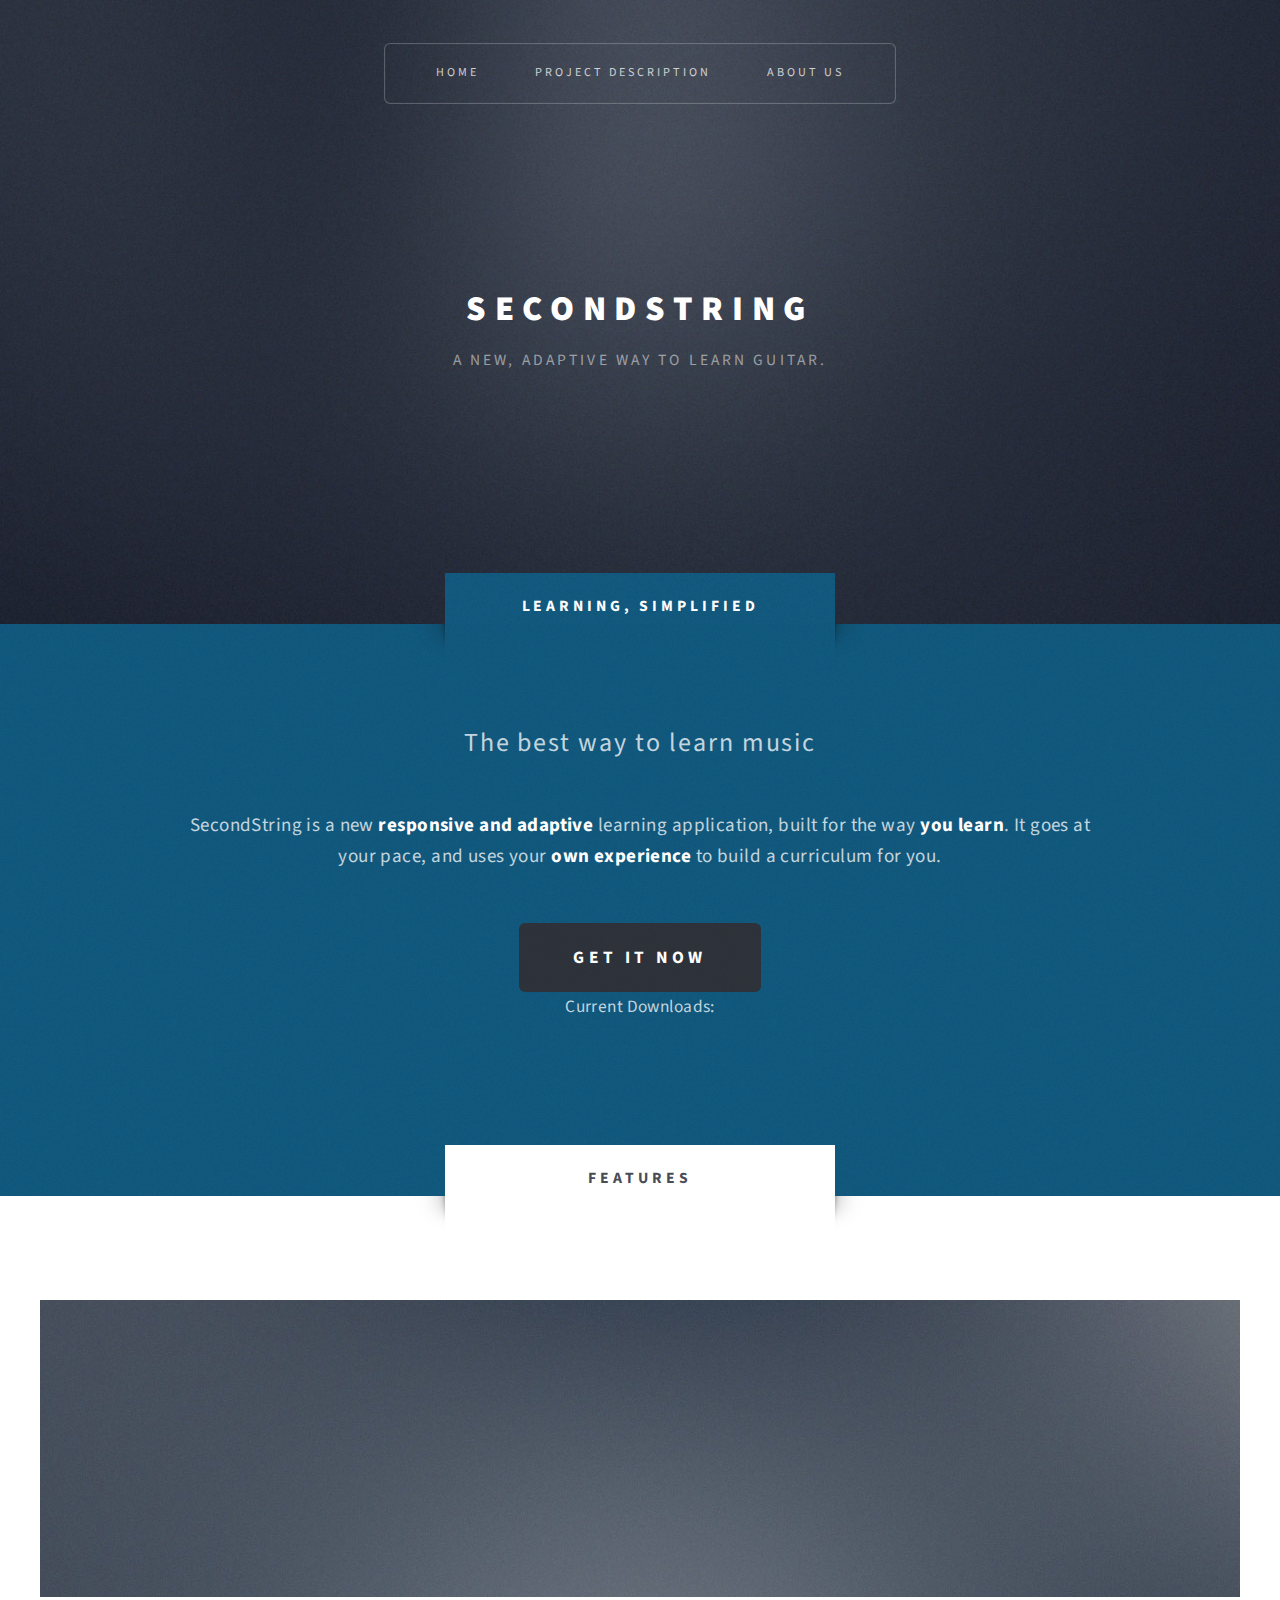
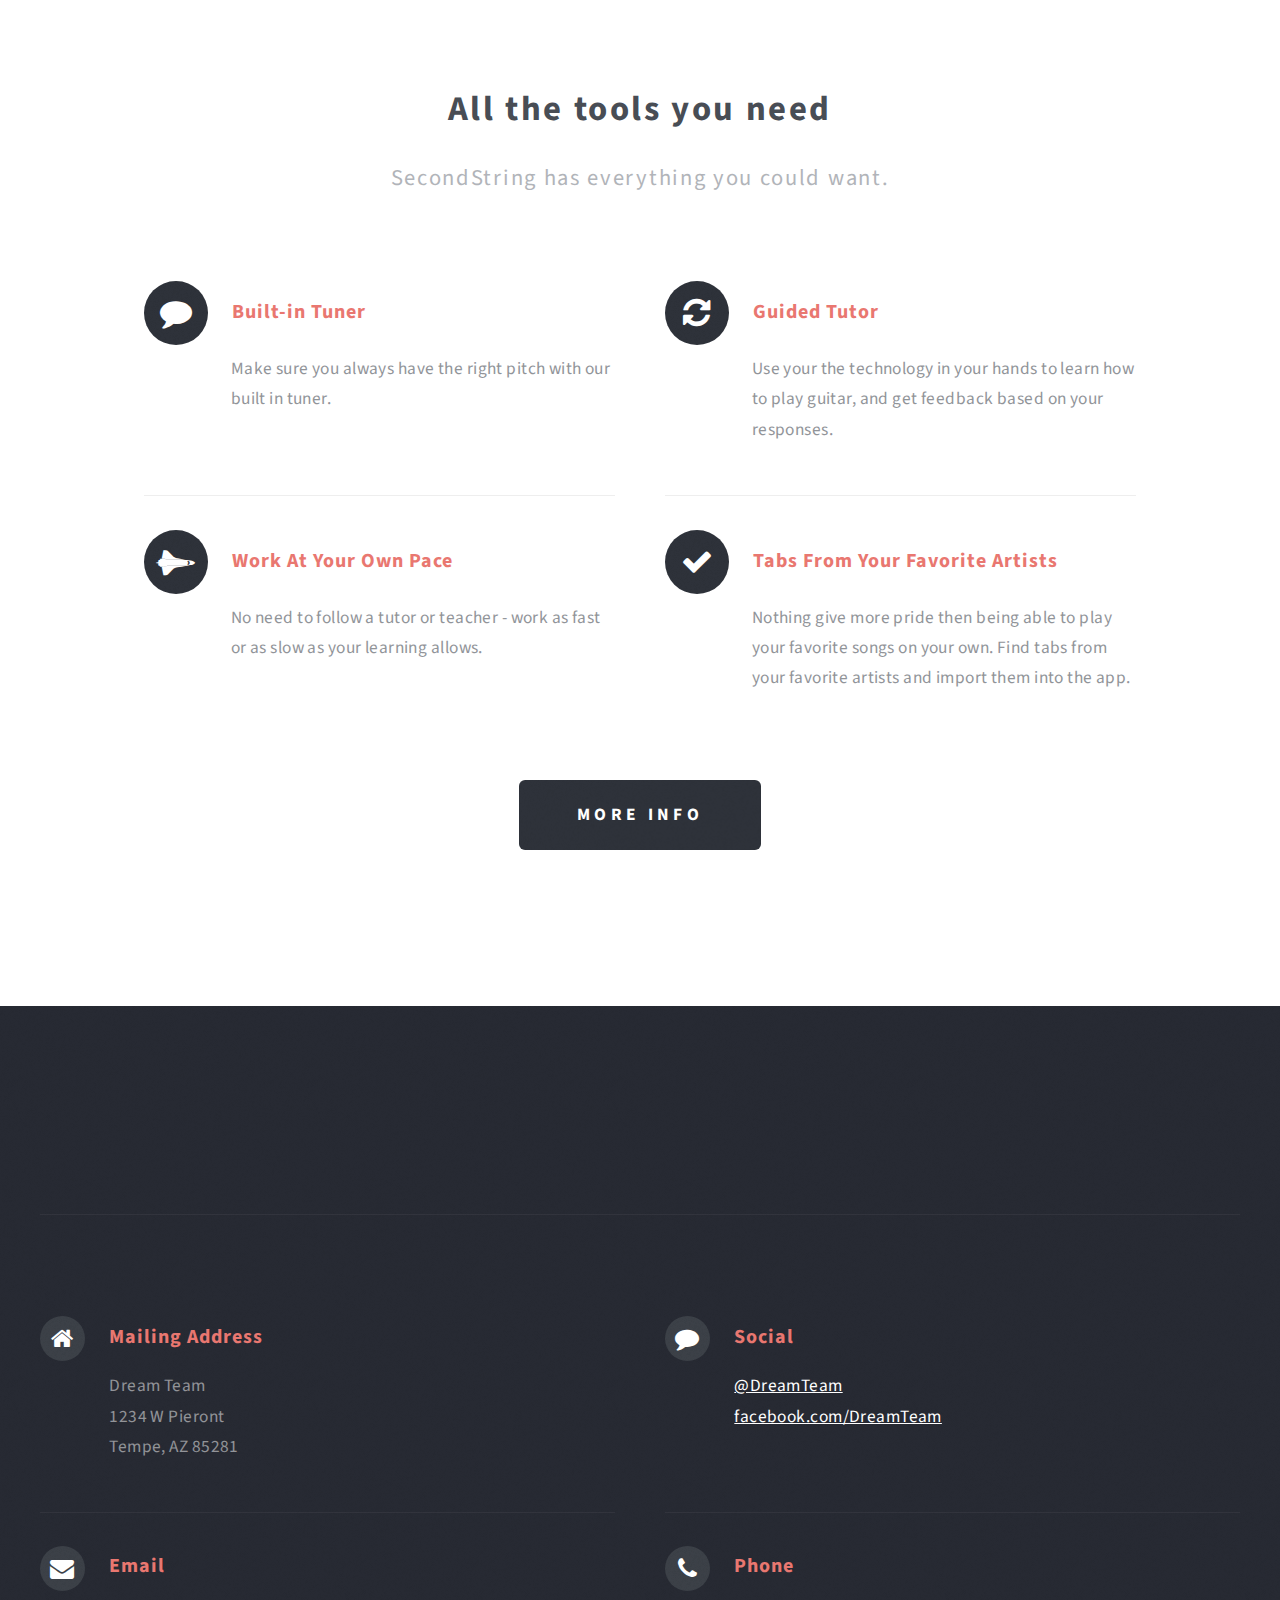
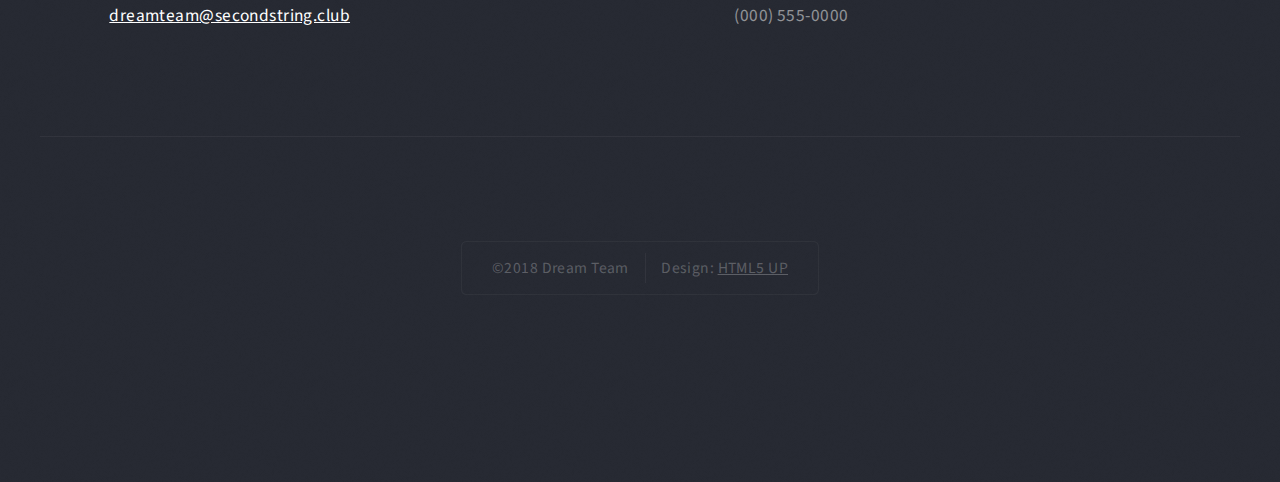
<file: index.html>
<!DOCTYPE HTML>
<!--
	Escape Velocity by HTML5 UP
	html5up.net | @ajlkn
	Free for personal and commercial use under the CCA 3.0 license (html5up.net/license)
-->
<html>
	<head>
		<title>SecondString, A New Way to Learn</title>
		<meta charset="utf-8" />
		<meta name="viewport" content="width=device-width, initial-scale=1" />
		<!--[if lte IE 8]><script src="assets/js/ie/html5shiv.js"></script><![endif]-->
		<link rel="stylesheet" href="assets/css/main.css" />
		<link rel="stylesheet" href="https://use.fontawesome.com/releases/v5.0.10/css/all.css" integrity="sha384-+d0P83n9kaQMCwj8F4RJB66tzIwOKmrdb46+porD/OvrJ+37WqIM7UoBtwHO6Nlg" crossorigin="anonymous">


		<!--[if lte IE 8]><link rel="stylesheet" href="assets/css/ie8.css" /><![endif]-->
	</head>
	<body class="homepage">
		<div id="page-wrapper">

			<!-- Header -->
				<div id="header-wrapper" class="wrapper">
					<div id="header">

						<!-- Logo -->
							<div id="logo">
								<h1><a href="index.html">SecondString</a></h1>
								<p>A new, adaptive way to learn guitar.</p>
							</div>

						<!-- Nav -->
							<nav id="nav">
								<ul>
									<li class="current"><a href="index.html">Home</a></li>
									<li><a href="project-description.html">Project Description</a></li>
									<li><a href="about-us.html">About Us</a></li>
								</ul>
							</nav>

					</div>
				</div>

			<!-- Intro -->
				<div id="intro-wrapper" class="wrapper style1">
					<div class="title">Learning, Simplified</div>
					<section id="intro" class="container">
						<p class="style1">The best way to learn music</p>
						<!--<p class="style2">
							Escape Velocity is a free responsive<br class="mobile-hide" />
							site template by <a href="http://html5up.net" class="nobr">HTML5 UP</a>
						</p> -->
						<p class="style3">SecondString is a new <strong>responsive and adaptive</strong> learning application, built for the way <strong>you learn</strong>. It goes at your pace, and uses your <strong> own experience</strong> to build a curriculum for you. </p>
						<ul class="actions">
							<li><a class="button style3 big" onClick="randomGenerator()">Get it Now</a></li>
						</ul>
						<p id="output">Current Downloads:</p>
						<p id="result"></p>
						<script>
							function randomGenerator ()
							{
								var randomNum = Math.random();
								var ranNumToTen = 5*randomNum;
								var roundedRan = Math.ceil(ranNumToTen) + 1000;

								document.getElementById('output').innerHTML = roundedRan;
								document.getElementById('result').innerHTML +" " +roundedRan + " ";
							}
						</script>
					</section>
				</div>

			<!-- Main -->
				<div class="wrapper style2">
					<div class="title">Features</div>
					<div id="main" class="container">

						<!-- Image -->
							<a href="#" class="image featured">
								<img src="images/pic01.jpg" alt="" />
							</a>

						<!-- Features -->
							<section id="features">
								<header class="style1">
									<h2>All the tools you need</h2>
									<p>SecondString has everything you could want.</p>
								</header>
								<div class="feature-list">
									<div class="row">
										<div class="6u 12u(mobile)">
											<section>
												<h3 class="icon fa-comment">Built-in Tuner</h3>
												<p>Make sure you always have the right pitch with our built in tuner.</p>
											</section>
										</div>
										<div class="6u 12u(mobile)">
											<section>
												<h3 class="icon fa-refresh">Guided Tutor</h3>
												<p>Use your the technology in your hands to learn how to play guitar, and get feedback based on your responses.</p>
											</section>
										</div>
									</div>
									<div class="row">
										<div class="6u 12u(mobile)">
											<section>
												<h3 class="icon fa-space-shuttle">Work At Your Own Pace</h3>
												<p>No need to follow a tutor or teacher - work as fast or as slow as your learning allows.</p>
											</section>
										</div>
										<div class="6u 12u(mobile)">
											<section>
												<h3 class="icon fa-check">Tabs From Your Favorite Artists</h3>
												<p>Nothing give more pride then being able to play your favorite songs on your own. Find tabs from your favorite artists and import them into the app.</p>
											</section>
										</div>
									</div>
								</div>
								<ul class="actions actions-centered">
									
									<li><a href="project-description.html" class="button style3 big">More Info</a></li>
								</ul>
							</section>

					</div>
				</div>

			<!-- Highlights -->
				
		</div>
		<!-- Footer -->
				<div id="footer-wrapper" class="wrapper">
					<!--<div class="title">The Rest Of It</div>-->
					<div id="footer" class="container">
						<hr />
								<!-- Contact -->
									<section class="feature-list small">
										<div class="row">
											<div class="6u 12u(mobile)">
												<section>
													<h3 class="icon fa-home">Mailing Address</h3>
													<p>
														Dream Team<br />
														1234 W Pieront<br />
														Tempe, AZ 85281
													</p>
												</section>
											</div>
											<div class="6u 12u(mobile)">
												<section>
													<h3 class="icon fa-comment">Social</h3>
													<p>
														<a href="#">@DreamTeam</a><br />
														
														<a href="#">facebook.com/DreamTeam</a>
													</p>
												</section>
											</div>
										</div>
										<div class="row">
											<div class="6u 12u(mobile)">
												<section>
													<h3 class="icon fa-envelope">Email</h3>
													<p>
														<a href="#">dreamteam@secondstring.club</a>
													</p>
												</section>
											</div>
											<div class="6u 12u(mobile)">
												<section>
													<h3 class="icon fa-phone">Phone</h3>
													<p>
														(000) 555-0000
													</p>
												</section>
											</div>
										</div>
									</section>
						<hr />
					</div>
					<div id="copyright">
						<ul>
							<li>&copy;2018 Dream Team</li><li>Design: <a href="http://html5up.net">HTML5 UP</a></li>
						</ul>
					</div>
		</div>

		<!-- Scripts -->

		
			<script src="assets/js/jquery.min.js"></script>
			<script src="assets/js/jquery.dropotron.min.js"></script>
			<script src="assets/js/skel.min.js"></script>
			<script src="assets/js/skel-viewport.min.js"></script>
			<script src="assets/js/util.js"></script>
			<!--[if lte IE 8]><script src="assets/js/ie/respond.min.js"></script><![endif]-->
			<script src="assets/js/main.js"></script>

	</body>
</html>
</file>
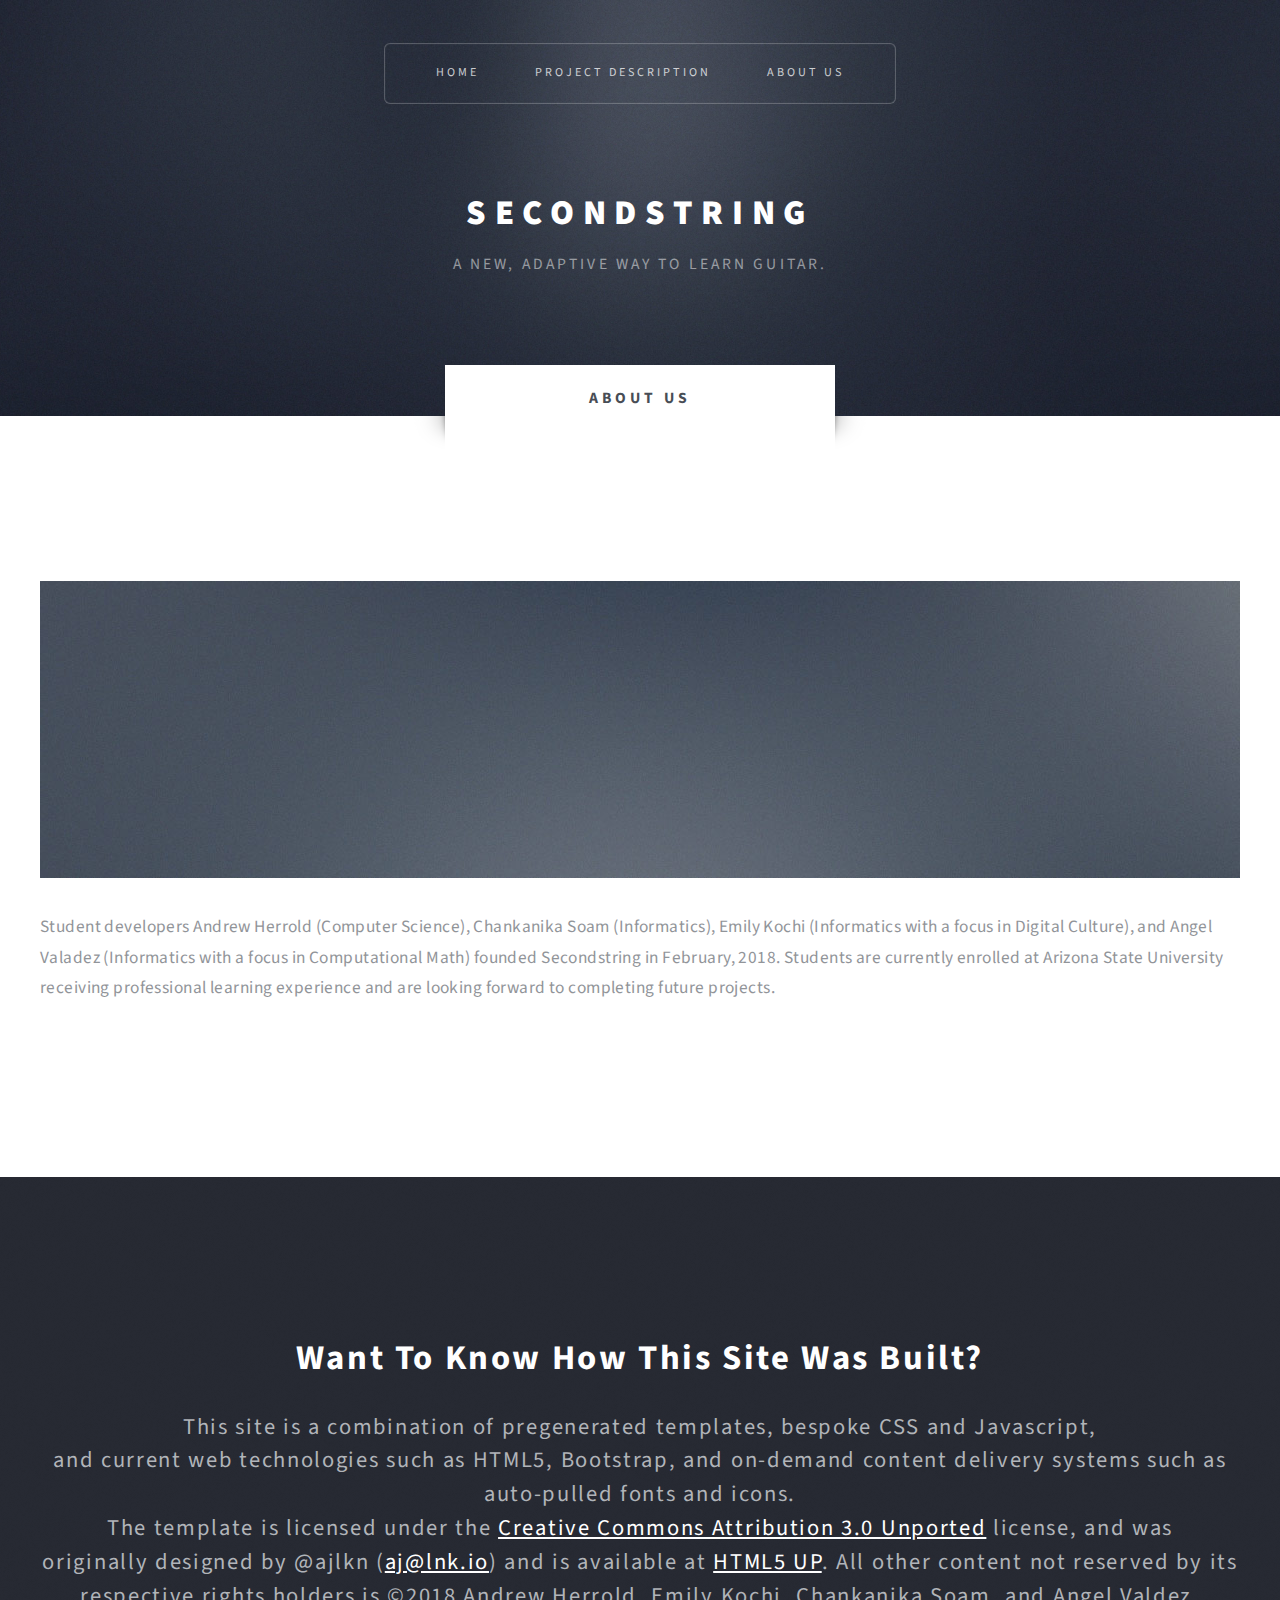
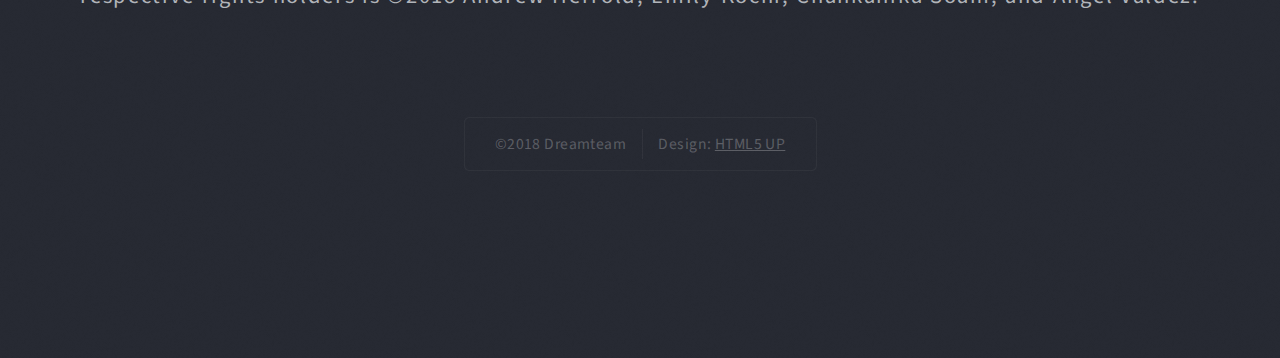
<file: about-us.html>
<!DOCTYPE HTML>
<!--
	Escape Velocity by HTML5 UP
	html5up.net | @ajlkn
	Free for personal and commercial use under the CCA 3.0 license (html5up.net/license)
-->
<html>
	<head>
		<title>SecondString - About Us</title>
		<meta charset="utf-8" />
		<meta name="viewport" content="width=device-width, initial-scale=1" />
		<!--[if lte IE 8]><script src="assets/js/ie/html5shiv.js"></script><![endif]-->
		<link rel="stylesheet" href="assets/css/main.css" />
		<!--[if lte IE 8]><link rel="stylesheet" href="assets/css/ie8.css" /><![endif]-->
	</head>
	<body class="no-sidebar">
		<div id="page-wrapper">

			<!-- Header -->
				<div id="header-wrapper" class="wrapper">
					<div id="header">

						<!-- Logo -->
							<div id="logo">
								<h1><a href="index.html">SecondString</a></h1>
								<p>A new, adaptive way to learn guitar.</p>
							</div>

						<!-- Nav -->
							<nav id="nav">
								<ul>
									<li class="current"><a href="index.html">Home</a></li>
									<li><a href="project-description.html">Project Description</a></li>
									<li><a href="about-us.html">About Us</a></li>
								</ul>
							</nav>

					</div>
				</div>

			<!-- Main -->
				<div class="wrapper style2">
					<div class="title">About Us</div>
					<div id="main" class="container">

						<!-- Content -->
							<div id="content">
								<article class="box post">
									<header class="style1">
									</header>
									<a href="#" class="image featured">
										<img src="images/pic01.jpg" alt="" />
									</a>
									<p>Student developers Andrew Herrold (Computer Science), Chankanika Soam (Informatics), Emily Kochi (Informatics with a focus in Digital Culture),  and Angel Valadez (Informatics with a focus in Computational Math) founded Secondstring in February, 2018. Students are currently enrolled at Arizona State University receiving professional learning experience and are looking forward to completing future projects.</p>
								</article>
							</div>

					</div>
				</div>

			<!-- Footer -->
				<div id="footer-wrapper" class="wrapper">
					<div id="footer" class="container">
						<header class="style1">
							<h2>Want To Know How This Site Was Built?</h2>
							<p>
								This site is a combination of pregenerated templates, bespoke CSS and Javascript,<br />
								and current web technologies such as HTML5, Bootstrap, and on-demand content delivery systems
								such as auto-pulled fonts and icons.<br />
								The template is licensed under the <a href="LICENSE.txt">Creative Commons Attribution 3.0 Unported</a> license, and was<br />
								originally designed by @ajlkn (<a href="lnk.io">aj@lnk.io</a>) and is available at <a href="http://html5up.nt">HTML5 UP</a>.
								All other content not reserved by its respective rights holders is &copy;2018 Andrew Herrold, Emily Kochi, Chankanika Soam, and Angel Valdez.
							</p>
						</header>
					</div>
					<div id="copyright">
						<ul>
							<li>&copy;2018 Dreamteam</li><li>Design: <a href="http://html5up.net">HTML5 UP</a></li>
						</ul>
					</div>
				</div>

		</div>

		<!-- Scripts -->

			<script src="assets/js/jquery.min.js"></script>
			<script src="assets/js/jquery.dropotron.min.js"></script>
			<script src="assets/js/skel.min.js"></script>
			<script src="assets/js/skel-viewport.min.js"></script>
			<script src="assets/js/util.js"></script>
			<!--[if lte IE 8]><script src="assets/js/ie/respond.min.js"></script><![endif]-->
			<script src="assets/js/main.js"></script>

	</body>
</html>
</file>
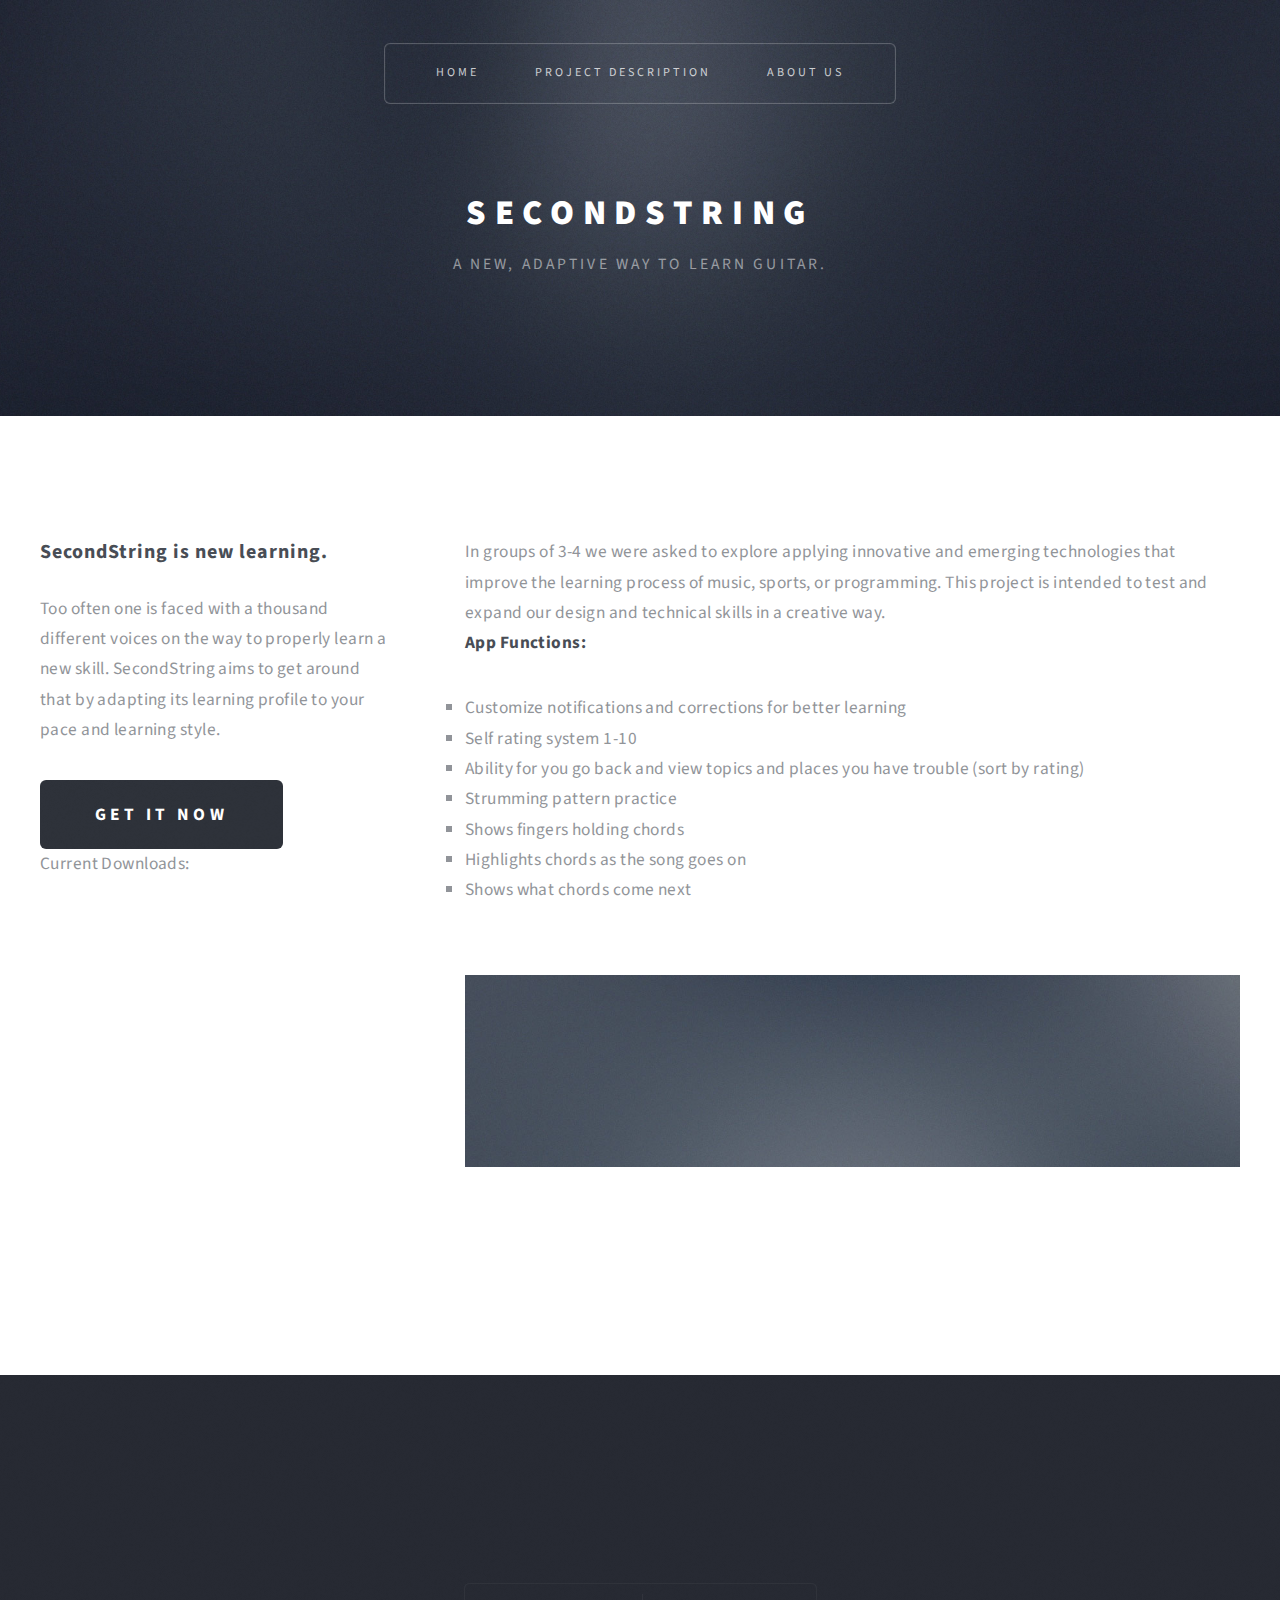
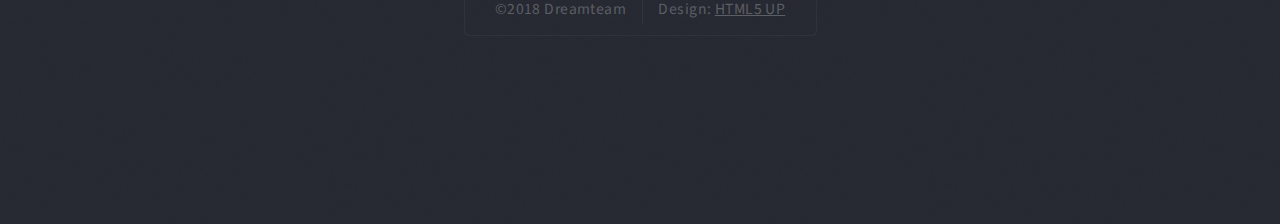
<file: project-description.html>
<!DOCTYPE HTML>
<!--
	Escape Velocity by HTML5 UP
	html5up.net | @ajlkn
	Free for personal and commercial use under the CCA 3.0 license (html5up.net/license)
-->
<html>
	<head>
		<title>Project Description</title>
		<meta charset="utf-8" />
		<meta name="viewport" content="width=device-width, initial-scale=1" />
		<!--[if lte IE 8]><script src="assets/js/ie/html5shiv.js"></script><![endif]-->
		<link rel="stylesheet" href="assets/css/main.css" />
		<!--[if lte IE 8]><link rel="stylesheet" href="assets/css/ie8.css" /><![endif]-->
	</head>
	<body class="left-sidebar">
		<div id="page-wrapper">

			<!-- Header -->
				<div id="header-wrapper" class="wrapper">
					<div id="header">

						<!-- Logo -->
							<div id="logo">
								<h1><a href="index.html">SecondString</a></h1>
								<p>A new, adaptive way to learn guitar.</p>
							</div>

						<!-- Nav -->
							<nav id="nav">
								<ul>
									<li class="current"><a href="index.html">Home</a></li>
									<li><a href="project-description.html">Project Description</a></li>
									<li><a href="about-us.html">About Us</a></li>
								</ul>
							</nav>

					</div>
				</div>

			<!-- Main -->
				<div class="wrapper style2">
					<div id="main" class="container">
						<div class="row 150%">
							<div class="4u 12u(mobile)">

								<!-- Sidebar -->
									<div id="sidebar">
										<section class="box">
											<header>
												<h2>SecondString is new learning.</h2>
											</header>
											<p>Too often one is faced with a thousand different voices on the way to properly learn a new skill. SecondString aims to get around that by adapting its learning profile to your pace and learning style.</p>
											<a class="button style3 big" onClick="randomGenerator()">Get it Now</a>
											<p id="output">Current Downloads:</p>
											<p id="result"></p>
											<script>
												function randomGenerator ()
												{
													var randomNum = Math.random();
													var ranNumToTen = 5*randomNum;
													var roundedRan = Math.ceil(ranNumToTen) + 1000;

													document.getElementById('output').innerHTML = roundedRan;
													document.getElementById('result').innerHTML +" " +roundedRan + " ";
												}
											</script>
										</section>
										
									</div>

							</div>
							<div class="8u 12u(mobile) important(mobile)">

								<!-- Content -->
									<div id="content">
										<article class="box post">									
											<p>In groups of 3-4 we were asked to explore applying innovative and emerging technologies that improve the learning process of music, sports, or programming. This project is intended to test and expand our design and technical skills in a creative way. <br />
											<strong>App Functions: </strong>
											<ul style="list-style-type:square">
												<li>Customize notifications and corrections for better learning</li>
												<li>Self rating system 1-10</li>
												<li>Ability for you go back and view topics and places you have trouble (sort by rating)</li>
												<li>Strumming pattern practice</li>
												<li>Shows fingers holding chords</li>
												<li>Highlights chords as the song goes on</li>
												<li>Shows what chords come next</li>
											</ul>
											</p>

										</article>
										<a href="#" class="image featured">
												<img src="images/pic01.jpg" alt="" />
											</a>
										
									</div>

							</div>
						</div>
					</div>
				</div>

			<!-- Highlights -->
				

			<!-- Footer -->
				<div id="footer-wrapper" class="wrapper">
					<div id="copyright">
						<ul>
							<li>&copy;2018 Dreamteam</li><li>Design: <a href="http://html5up.net">HTML5 UP</a></li>
						</ul>
					</div>
				</div>

		</div>

		<!-- Scripts -->

			<script src="assets/js/jquery.min.js"></script>
			<script src="assets/js/jquery.dropotron.min.js"></script>
			<script src="assets/js/skel.min.js"></script>
			<script src="assets/js/skel-viewport.min.js"></script>
			<script src="assets/js/util.js"></script>
			<!--[if lte IE 8]><script src="assets/js/ie/respond.min.js"></script><![endif]-->
			<script src="assets/js/main.js"></script>

	</body>
</html>
</file>
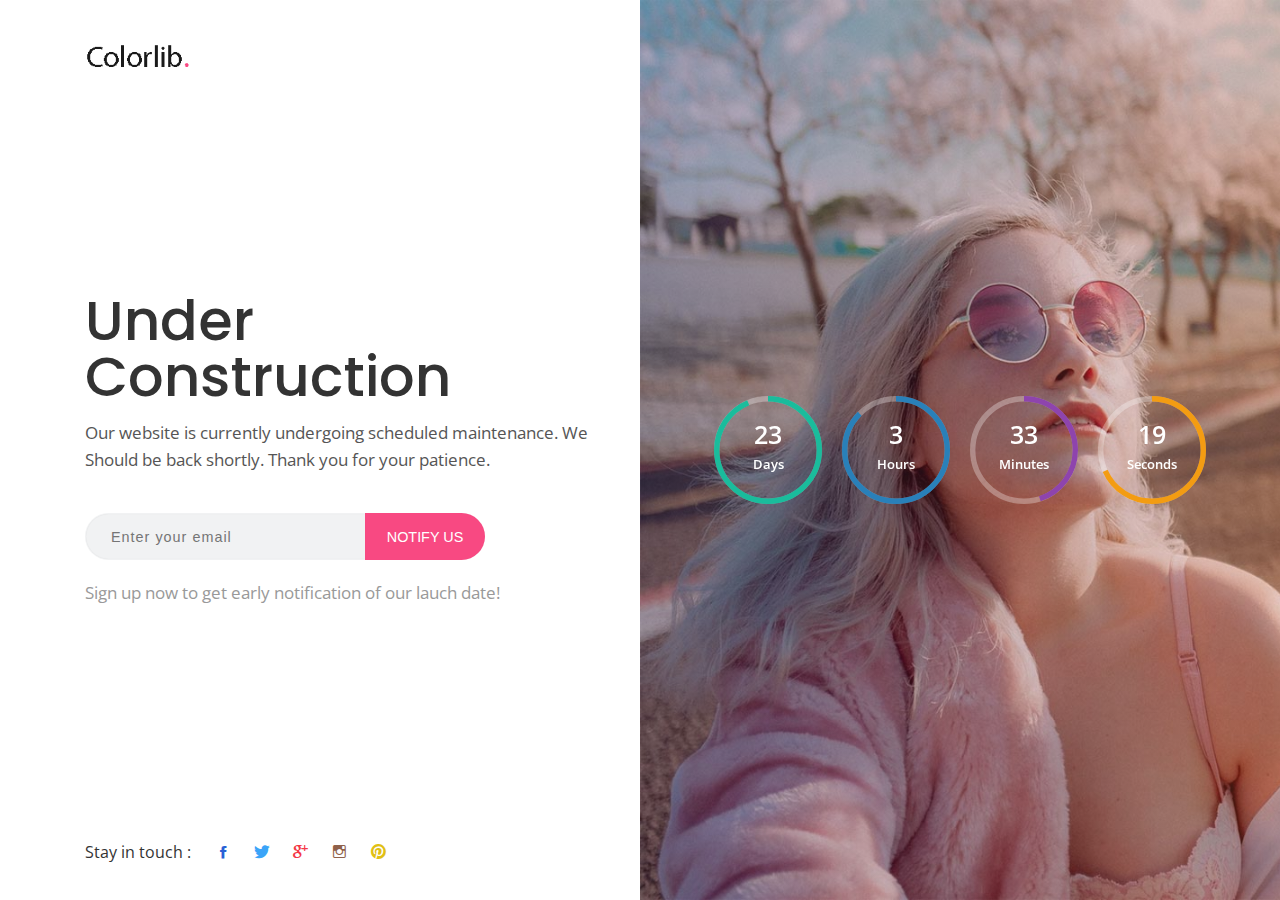
<file: Coming Soon/01-comming-soon.html>
<!DOCTYPE HTML>
<html lang="en">
<head>
	<title>TITLE</title>
	<meta http-equiv="X-UA-Compatible" content="IE=edge">
    <meta name="viewport" content="width=device-width, initial-scale=1">
	<meta charset="UTF-8">
	
	
	<!-- Font -->
	
	<link href="https://fonts.googleapis.com/css?family=Open+Sans:400,700%7CPoppins:400,500" rel="stylesheet">
	
	<!-- Stylesheets -->
	
	<link href="common-css/bootstrap.css" rel="stylesheet">
	
	
	<link href="common-css/ionicons.css" rel="stylesheet">
	
	
	<link rel="stylesheet" href="common-css/jquery.classycountdown.css" />
		
	<link href="01-comming-soon/css/styles.css" rel="stylesheet">
	
	<link href="01-comming-soon/css/responsive.css" rel="stylesheet">
	
</head>
<body>
	
	<div class="main-area">
		<div class="container full-height position-static">
			
			<section class="left-section full-height">
		
				<a class="logo" href="#"><img src="images/logo-black.png" alt="Logo"></a>
				
				<div class="display-table">
					<div class="display-table-cell">
						<div class="main-content">
							<h1 class="title"><b>Under Construction</b></h1>
							<p>Our website is currently undergoing scheduled maintenance.
								We Should be back shortly. Thank you for your patience.</p>

							<div class="email-input-area">
								<form method="post">
									<input class="email-input" name="email" type="text" placeholder="Enter your email"/>
									<button class="submit-btn" name="submit" type="submit"><b>NOTIFY US</b></button>
								</form>
							</div><!-- email-input-area -->
							
							<p class="post-desc">Sign up now to get early notification of our lauch date!</p>
						</div><!-- main-content -->
					</div><!-- display-table-cell -->
				</div><!-- display-table -->
				
				<ul class="footer-icons">
					<li>Stay in touch : </li>
					<li><a href="#"><i class="ion-social-facebook"></i></a></li>
					<li><a href="#"><i class="ion-social-twitter"></i></a></li>
					<li><a href="#"><i class="ion-social-googleplus"></i></a></li>
					<li><a href="#"><i class="ion-social-instagram-outline"></i></a></li>
					<li><a href="#"><i class="ion-social-pinterest"></i></a></li>
				</ul>
		
			</section><!-- left-section -->
		
			<section class="right-section" style="background-image: url(images/countdown-1-1000x1000.jpg)">
			
				<div class="display-table center-text">
					<div class="display-table-cell">
						
						
						<div id="rounded-countdown">
							<div class="countdown" data-remaining-sec="2000000"></div>
						</div>
						
					</div><!-- display-table-cell -->
				</div><!-- display-table -->
				
			</section><!-- right-section -->
		
		</div><!-- container -->
	</div><!-- main-area -->
	
	<!-- SCIPTS -->
	
	<script src="common-js/jquery-3.1.1.min.js"></script>
	
	<script src="common-js/tether.min.js"></script>
	
	<script src="common-js/bootstrap.js"></script>
	
	<script src="common-js/jquery.classycountdown.js"></script>
	
	<script src="common-js/jquery.knob.js"></script>
	
	<script src="common-js/jquery.throttle.js"></script>
	
	<script src="common-js/scripts.js"></script>
	
</body>
</html>
</file>
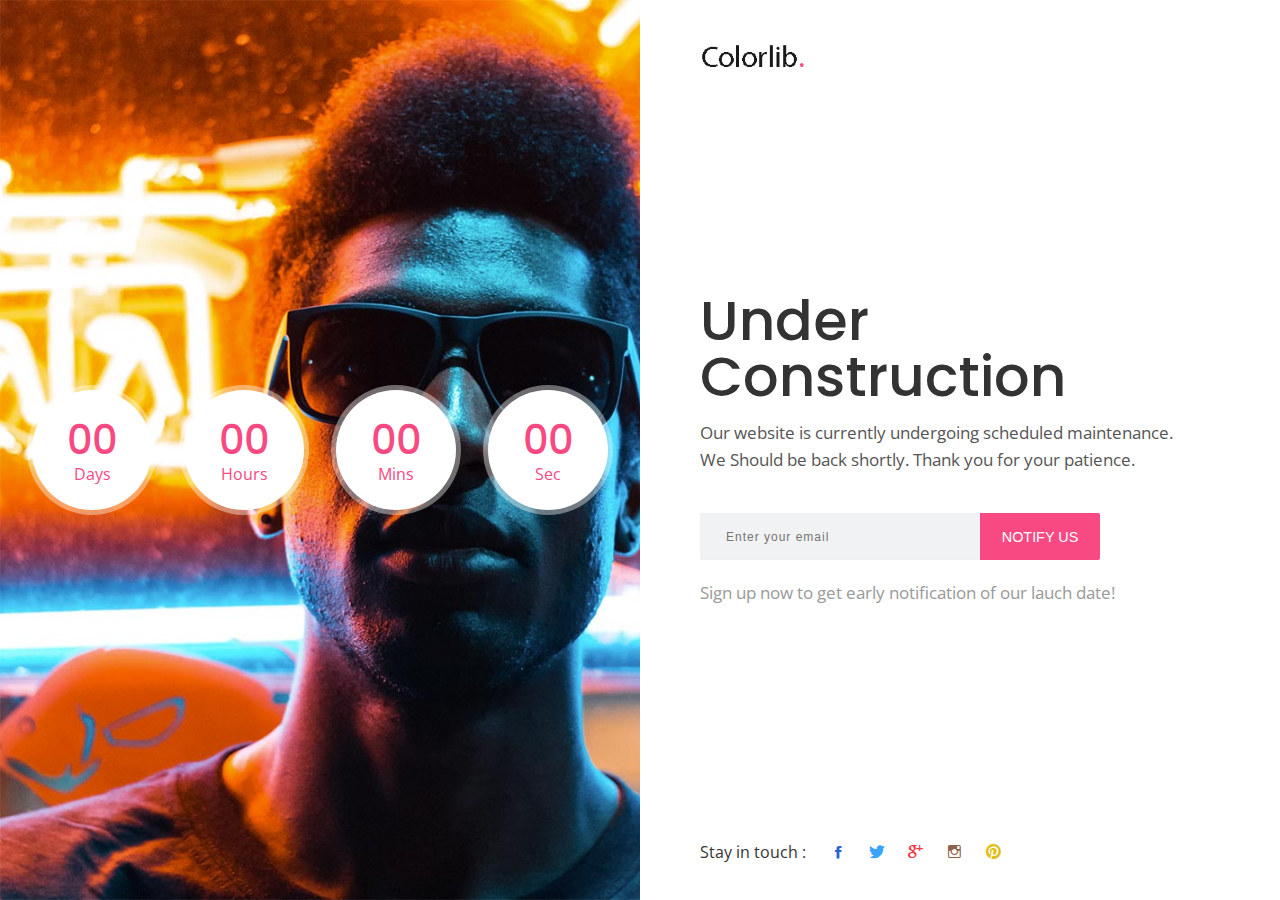
<file: Coming Soon/02-comming-soon.html>
<!DOCTYPE HTML>
<html lang="en">
<head>
	<title>TITLE</title>
	<meta http-equiv="X-UA-Compatible" content="IE=edge">
    <meta name="viewport" content="width=device-width, initial-scale=1">
	<meta charset="UTF-8">
	
	
	<!-- Font -->
	
	<link href="https://fonts.googleapis.com/css?family=Open+Sans:400,700%7CPoppins:400,500" rel="stylesheet">
	
	
	<link href="common-css/ionicons.css" rel="stylesheet">
	
	
	<link rel="stylesheet" href="common-css/jquery.classycountdown.css" />
		
	<link href="02-comming-soon/css/styles.css" rel="stylesheet">
	
	<link href="02-comming-soon/css/responsive.css" rel="stylesheet">
	
</head>
<body>
	
	<div class="main-area">
		
		<section class="left-section" style="background-image: url(images/countdown-2-1000x1000.jpg)">
		
			<div class="display-table center-text">
				<div class="display-table-cell">
					
					<div id="normal-countdown" data-date="2018/01/01"></div>
					
				</div><!-- display-table-cell -->
			</div><!-- display-table -->
			
		</section><!-- left-section -->
		
		
		<section class="right-section full-height">
		
			<a class="logo" href="#"><img src="images/logo-black.png" alt="Logo"></a>
			
			<div class="display-table">
				<div class="display-table-cell">
					<div class="main-content">
						<h1 class="title"><b>Under Construction</b></h1>
						<p>Our website is currently undergoing scheduled maintenance.
							We Should be back shortly. Thank you for your patience.</p>

						<div class="email-input-area">
							<form method="post">
								<input class="email-input" name="email" type="text" placeholder="Enter your email"/>
								<button class="submit-btn" name="submit" type="submit"><b>NOTIFY US</b></button>
							</form>
						</div><!-- email-input-area -->
						
						<p class="post-desc">Sign up now to get early notification of our lauch date!</p>
					</div><!-- main-content -->
				</div><!-- display-table-cell -->
			</div><!-- display-table -->
			
			<ul class="footer-icons">
				<li>Stay in touch : </li>
				<li><a href="#"><i class="ion-social-facebook"></i></a></li>
				<li><a href="#"><i class="ion-social-twitter"></i></a></li>
				<li><a href="#"><i class="ion-social-googleplus"></i></a></li>
				<li><a href="#"><i class="ion-social-instagram-outline"></i></a></li>
				<li><a href="#"><i class="ion-social-pinterest"></i></a></li>
			</ul>
		
		</section><!-- right-section -->
		
	</div><!-- main-area -->
	
	<!-- SCIPTS -->
	
	<script src="common-js/jquery-3.1.1.min.js"></script>
	
	<script src="common-js/jquery.countdown.min.js"></script>
	
	<script src="common-js/scripts.js"></script>
	
</body>
</html>
</file>
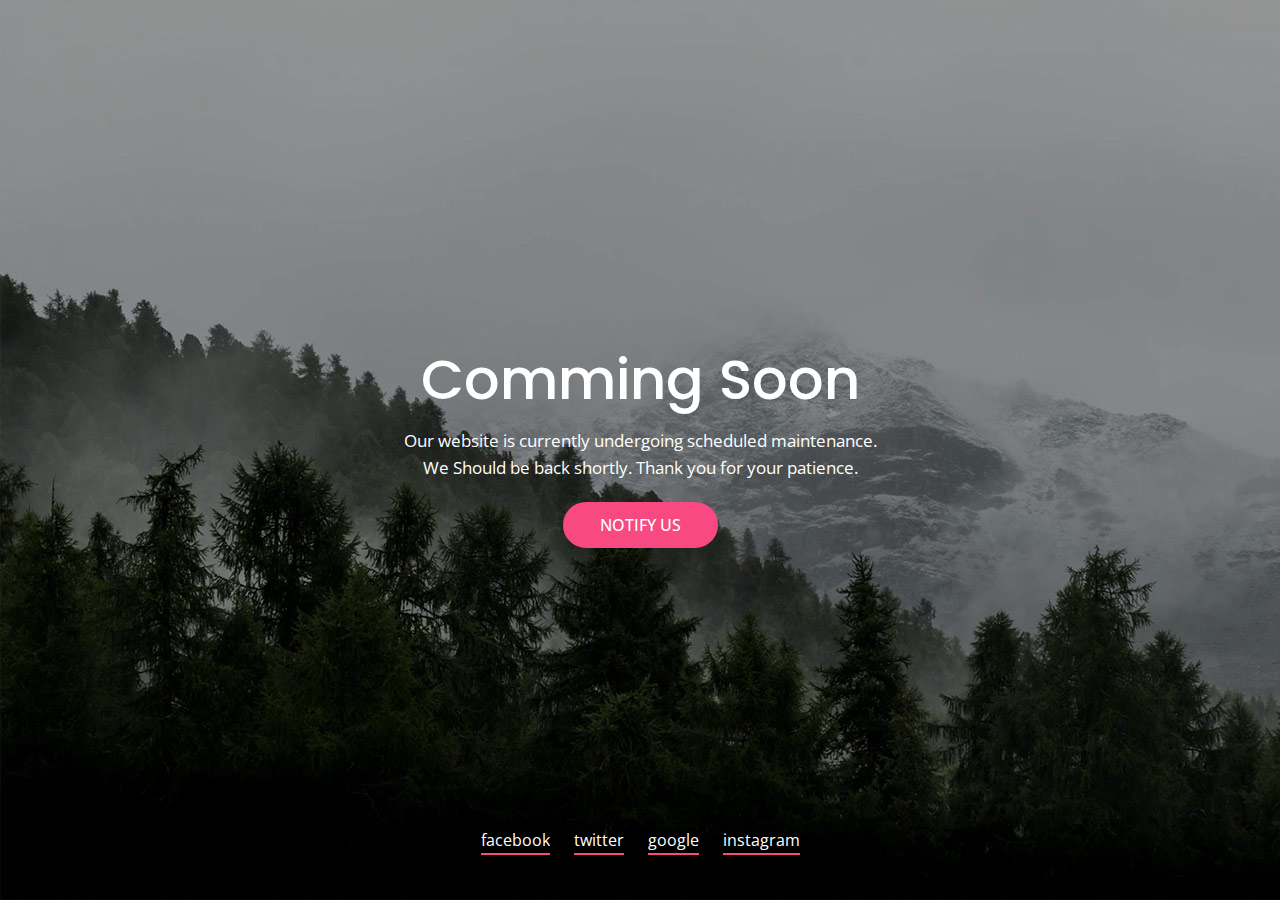
<file: Coming Soon/03-comming-soon.html>
<!DOCTYPE HTML>
<html lang="en">
<head>
	<title>TITLE</title>
	<meta http-equiv="X-UA-Compatible" content="IE=edge">
    <meta name="viewport" content="width=device-width, initial-scale=1">
	<meta charset="UTF-8">
	
	
	<!-- Font -->
	
	<link href="https://fonts.googleapis.com/css?family=Open+Sans:400,700%7CPoppins:400,500" rel="stylesheet">
	
	
	<link href="common-css/ionicons.css" rel="stylesheet">
	
	
	<link rel="stylesheet" href="common-css/jquery.classycountdown.css" />
		
	<link href="03-comming-soon/css/styles.css" rel="stylesheet">
	
	<link href="03-comming-soon/css/responsive.css" rel="stylesheet">
	
</head>
<body>
	
	<div class="main-area center-text" style="background-image:url(images/countdown-3-1600x900.jpg);">
		
		<div class="display-table">
			<div class="display-table-cell">
				
				<h1 class="title font-white"><b>Comming Soon</b></h1>
				<p class="desc font-white">Our website is currently undergoing scheduled maintenance.
					We Should be back shortly. Thank you for your patience.</p>
				
				<a class="notify-btn" href="#"><b>NOTIFY US</b></a>
				
				<ul class="social-btn font-white">
					<li><a href="#">facebook</a></li>
					<li><a href="#">twitter</a></li>
					<li><a href="#">google</a></li>
					<li><a href="#">instagram</a></li>
				</ul><!-- social-btn -->
				
			</div><!-- display-table -->
		</div><!-- display-table-cell -->
	</div><!-- main-area -->
	
</body>
</html>
</file>
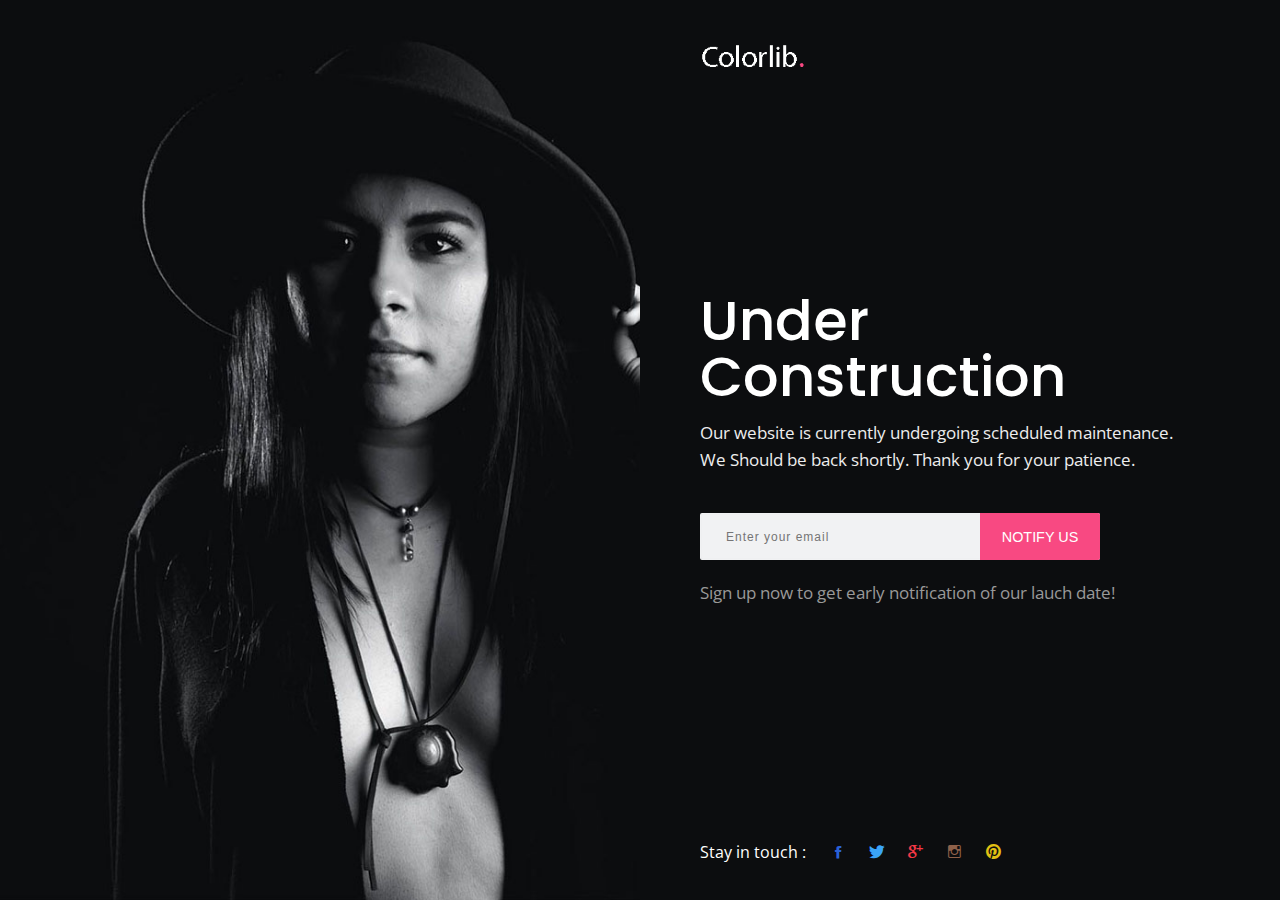
<file: Coming Soon/04-comming-soon.html>
<!DOCTYPE HTML>
<html lang="en">
<head>
	<title>TITLE</title>
	<meta http-equiv="X-UA-Compatible" content="IE=edge">
    <meta name="viewport" content="width=device-width, initial-scale=1">
	<meta charset="UTF-8">
	
	
	<!-- Font -->
	
	<link href="https://fonts.googleapis.com/css?family=Open+Sans:400,700%7CPoppins:400,500" rel="stylesheet">
	
	
	<link href="common-css/ionicons.css" rel="stylesheet">
	
	
	<link rel="stylesheet" href="common-css/jquery.classycountdown.css" />
		
	<link href="04-comming-soon/css/styles.css" rel="stylesheet">
	
	<link href="04-comming-soon/css/responsive.css" rel="stylesheet">
	
</head>
<body>
	
	<div class="main-area">
		
		<section class="left-section" style="background-image: url(images/countdown-4-1000x1000.jpg)">
		
			
		</section><!-- left-section -->
		
		
		<section class="right-section full-height">
		
			<a class="logo" href="#"><img src="images/logo-white.png" alt="Logo"></a>
			
			<div class="display-table">
				<div class="display-table-cell">
					<div class="main-content">
						<h1 class="title"><b>Under Construction</b></h1>
						<p class="desc">Our website is currently undergoing scheduled maintenance.
							We Should be back shortly. Thank you for your patience.</p>

						<div class="email-input-area">
							<form method="post">
								<input class="email-input" name="email" type="text" placeholder="Enter your email"/>
								<button class="submit-btn" name="submit" type="submit"><b>NOTIFY US</b></button>
							</form>
						</div><!-- email-input-area -->
						
						<p class="post-desc">Sign up now to get early notification of our lauch date!</p>
					</div><!-- main-content -->
				</div><!-- display-table-cell -->
			</div><!-- display-table -->
			
			<ul class="footer-icons">
				<li>Stay in touch : </li>
				<li><a href="#"><i class="ion-social-facebook"></i></a></li>
				<li><a href="#"><i class="ion-social-twitter"></i></a></li>
				<li><a href="#"><i class="ion-social-googleplus"></i></a></li>
				<li><a href="#"><i class="ion-social-instagram-outline"></i></a></li>
				<li><a href="#"><i class="ion-social-pinterest"></i></a></li>
			</ul>
		
		</section><!-- right-section -->
		
	</div><!-- main-area -->
	
	<!-- SCIPTS -->
	
	<script src="common-js/jquery-3.1.1.min.js"></script>
	
	<script src="common-js/jquery.countdown.min.js"></script>
	
	<script src="common-js/scripts.js"></script>
	
</body>
</html>
</file>
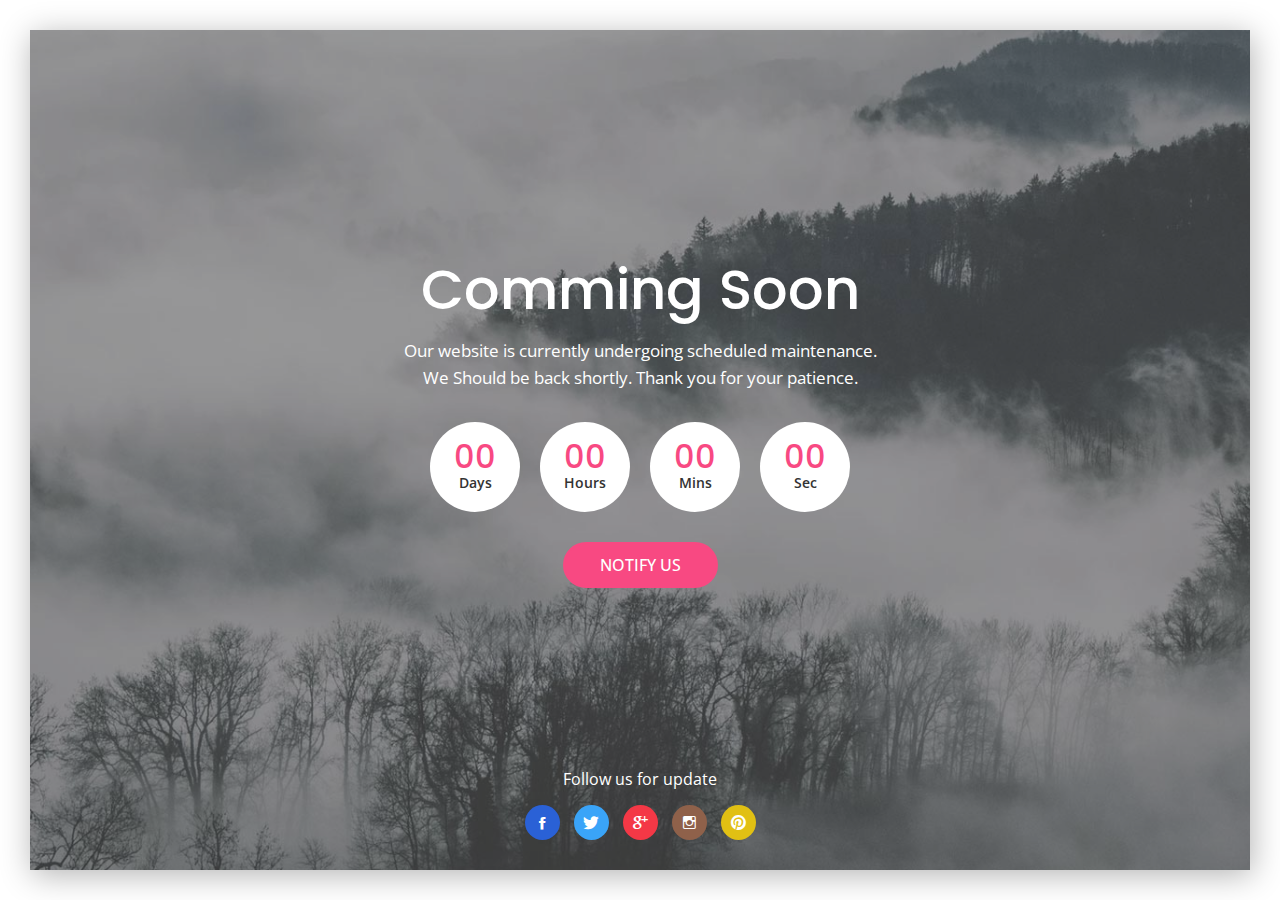
<file: Coming Soon/05-comming-soon.html>
<!DOCTYPE HTML>
<html lang="en">
<head>
	<title>TITLE</title>
	<meta http-equiv="X-UA-Compatible" content="IE=edge">
    <meta name="viewport" content="width=device-width, initial-scale=1">
	<meta charset="UTF-8">
	
	
	<!-- Font -->
	
	<link href="https://fonts.googleapis.com/css?family=Open+Sans:400,700%7CPoppins:400,500" rel="stylesheet">
	
	
	<link href="common-css/ionicons.css" rel="stylesheet">
	
	
	<link rel="stylesheet" href="common-css/jquery.classycountdown.css" />
		
	<link href="05-comming-soon/css/styles.css" rel="stylesheet">
	
	<link href="05-comming-soon/css/responsive.css" rel="stylesheet">
	
</head>
<body>
	
	<div class="main-area-wrapper">
		<div class="main-area center-text" style="background-image:url(images/countdown-5-1600x900.jpg);">
			
			<div class="display-table">
				<div class="display-table-cell">
					
					<h1 class="title"><b>Comming Soon</b></h1>
					<p class="desc font-white">Our website is currently undergoing scheduled maintenance.
						We Should be back shortly. Thank you for your patience.</p>
					
					<div id="normal-countdown" data-date="2018/01/01"></div>
					
					<a class="notify-btn" href="#"><b>NOTIFY US</b></a>

					<ul class="social-btn">
						<li class="list-heading">Follow us for update</li>
						<li><a href="#"><i class="ion-social-facebook"></i></a></li>
						<li><a href="#"><i class="ion-social-twitter"></i></a></li>
						<li><a href="#"><i class="ion-social-googleplus"></i></a></li>
						<li><a href="#"><i class="ion-social-instagram-outline"></i></a></li>
						<li><a href="#"><i class="ion-social-pinterest"></i></a></li>
					</ul>
					
				</div><!-- display-table -->
			</div><!-- display-table-cell -->
		</div><!-- main-area -->
	</div><!-- main-area-wrapper -->
	
	
	<!-- SCIPTS -->
	
	<script src="common-js/jquery-3.1.1.min.js"></script>
	
	<script src="common-js/jquery.countdown.min.js"></script>
	
	<script src="common-js/scripts.js"></script>
	
</body>
</html>
</file>
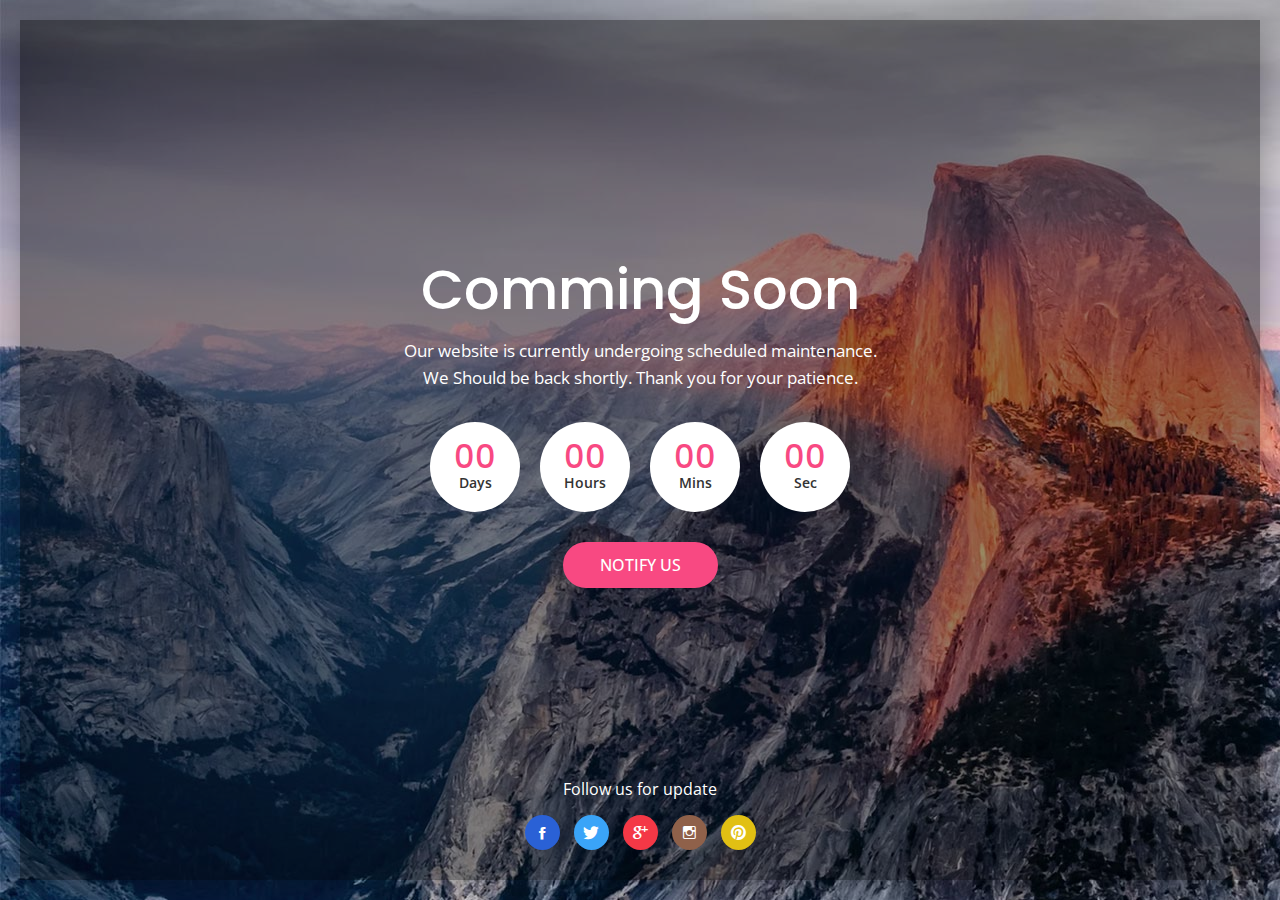
<file: Coming Soon/06-comming-soon.html>
<!DOCTYPE HTML>
<html lang="en">
<head>
	<title>TITLE</title>
	<meta http-equiv="X-UA-Compatible" content="IE=edge">
    <meta name="viewport" content="width=device-width, initial-scale=1">
	<meta charset="UTF-8">
	
	
	<!-- Font -->
	
	<link href="https://fonts.googleapis.com/css?family=Open+Sans:400,700%7CPoppins:400,500" rel="stylesheet">
	
	
	<link href="common-css/ionicons.css" rel="stylesheet">
	
	
	<link rel="stylesheet" href="common-css/jquery.classycountdown.css" />
		
	<link href="06-comming-soon/css/styles.css" rel="stylesheet">
	
	<link href="06-comming-soon/css/responsive.css" rel="stylesheet">
	
</head>
<body>
	
	<div class="main-area-wrapper" style="background-image:url(images/countdown-6-1600x900.jpg);">
		<div class="main-area center-text" >
			
			<div class="display-table">
				<div class="display-table-cell">
					
					<h1 class="title"><b>Comming Soon</b></h1>
					<p class="desc font-white">Our website is currently undergoing scheduled maintenance.
						We Should be back shortly. Thank you for your patience.</p>
					
					<div id="normal-countdown" data-date="2018/01/01"></div>
					
					<a class="notify-btn" href="#"><b>NOTIFY US</b></a>
					
					<ul class="social-btn">
						<li class="list-heading">Follow us for update</li>
						<li><a href="#"><i class="ion-social-facebook"></i></a></li>
						<li><a href="#"><i class="ion-social-twitter"></i></a></li>
						<li><a href="#"><i class="ion-social-googleplus"></i></a></li>
						<li><a href="#"><i class="ion-social-instagram-outline"></i></a></li>
						<li><a href="#"><i class="ion-social-pinterest"></i></a></li>
					</ul>
					
				</div><!-- display-table -->
			</div><!-- display-table-cell -->
		</div><!-- main-area -->
	</div><!-- main-area-wrapper -->
	
	
	<!-- SCIPTS -->
	
	<script src="common-js/jquery-3.1.1.min.js"></script>
	
	<script src="common-js/jquery.countdown.min.js"></script>
	
	<script src="common-js/scripts.js"></script>
	
</body>
</html>
</file>
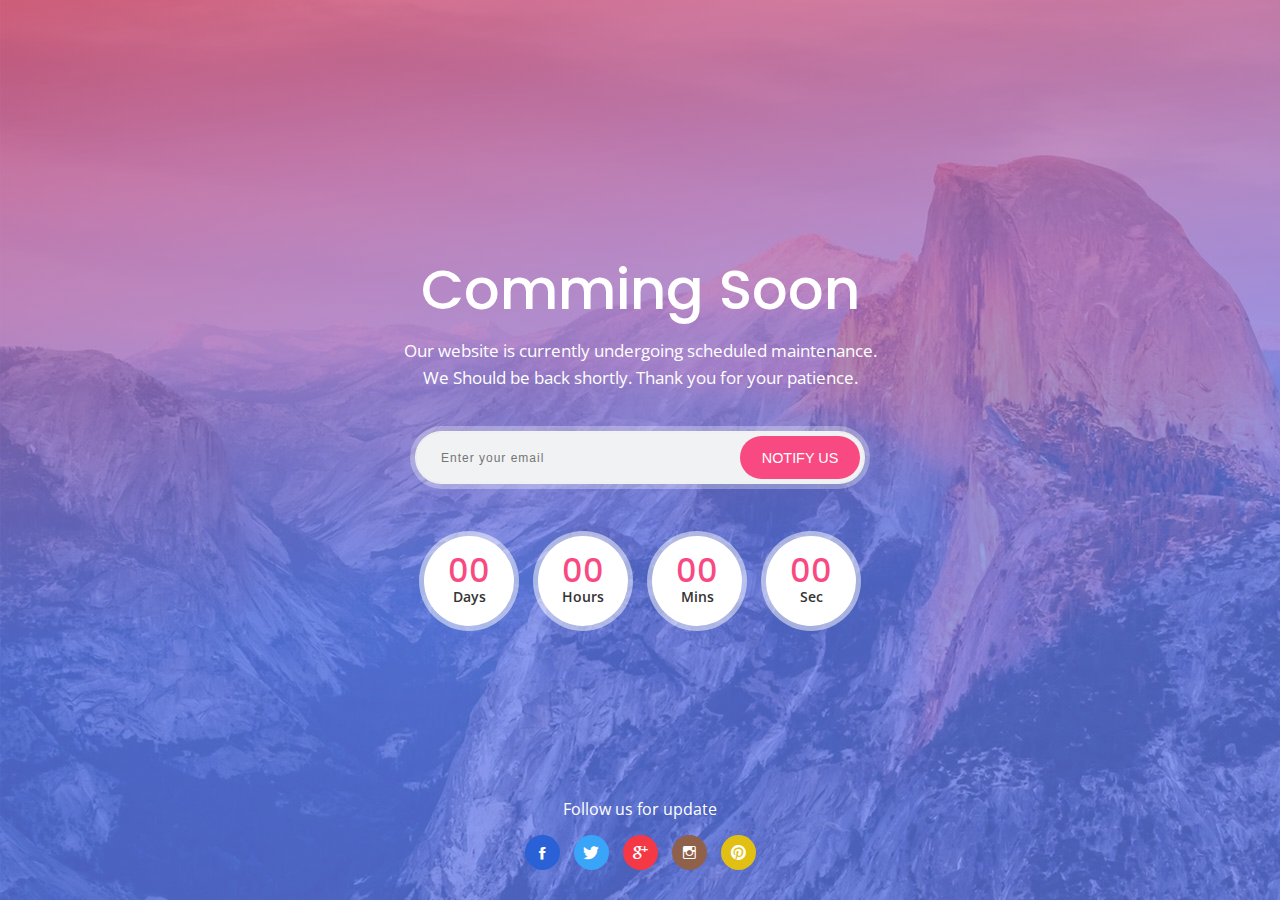
<file: Coming Soon/07-comming-soon.html>
<!DOCTYPE HTML>
<html lang="en">
<head>
	<title>TITLE</title>
	<meta http-equiv="X-UA-Compatible" content="IE=edge">
    <meta name="viewport" content="width=device-width, initial-scale=1">
	<meta charset="UTF-8">
	
	
	<!-- Font -->
	
	<link href="https://fonts.googleapis.com/css?family=Open+Sans:400,700%7CPoppins:400,500" rel="stylesheet">
	
	
	<link href="common-css/ionicons.css" rel="stylesheet">
	
	
	<link rel="stylesheet" href="common-css/jquery.classycountdown.css" />
		
	<link href="07-comming-soon/css/styles.css" rel="stylesheet">
	
	<link href="07-comming-soon/css/responsive.css" rel="stylesheet">
	
</head>
<body>
	
	<div class="main-area center-text" style="background-image:url(images/countdown-6-1600x900.jpg);" >
		
		<div class="display-table">
			<div class="display-table-cell">
				
				<h1 class="title"><b>Comming Soon</b></h1>
				<p class="desc font-white">Our website is currently undergoing scheduled maintenance.
					We Should be back shortly. Thank you for your patience.</p>
				
				<div class="email-input-area">
					<form method="post">
						<input class="email-input" name="email" type="text" placeholder="Enter your email"/>
						<button class="submit-btn" name="submit" type="submit"><b>NOTIFY US</b></button>
					</form>
				</div><!-- email-input-area -->
							
				<div id="normal-countdown" data-date="2018/01/01"></div>
				
				<ul class="social-btn">
					<li class="list-heading">Follow us for update</li>
					<li><a href="#"><i class="ion-social-facebook"></i></a></li>
					<li><a href="#"><i class="ion-social-twitter"></i></a></li>
					<li><a href="#"><i class="ion-social-googleplus"></i></a></li>
					<li><a href="#"><i class="ion-social-instagram-outline"></i></a></li>
					<li><a href="#"><i class="ion-social-pinterest"></i></a></li>
				</ul>
				
			</div><!-- display-table -->
		</div><!-- display-table-cell -->
	</div><!-- main-area -->
	
	
	<!-- SCIPTS -->
	
	<script src="common-js/jquery-3.1.1.min.js"></script>
	
	<script src="common-js/jquery.countdown.min.js"></script>
	
	<script src="common-js/scripts.js"></script>
	
</body>
</html>
</file>
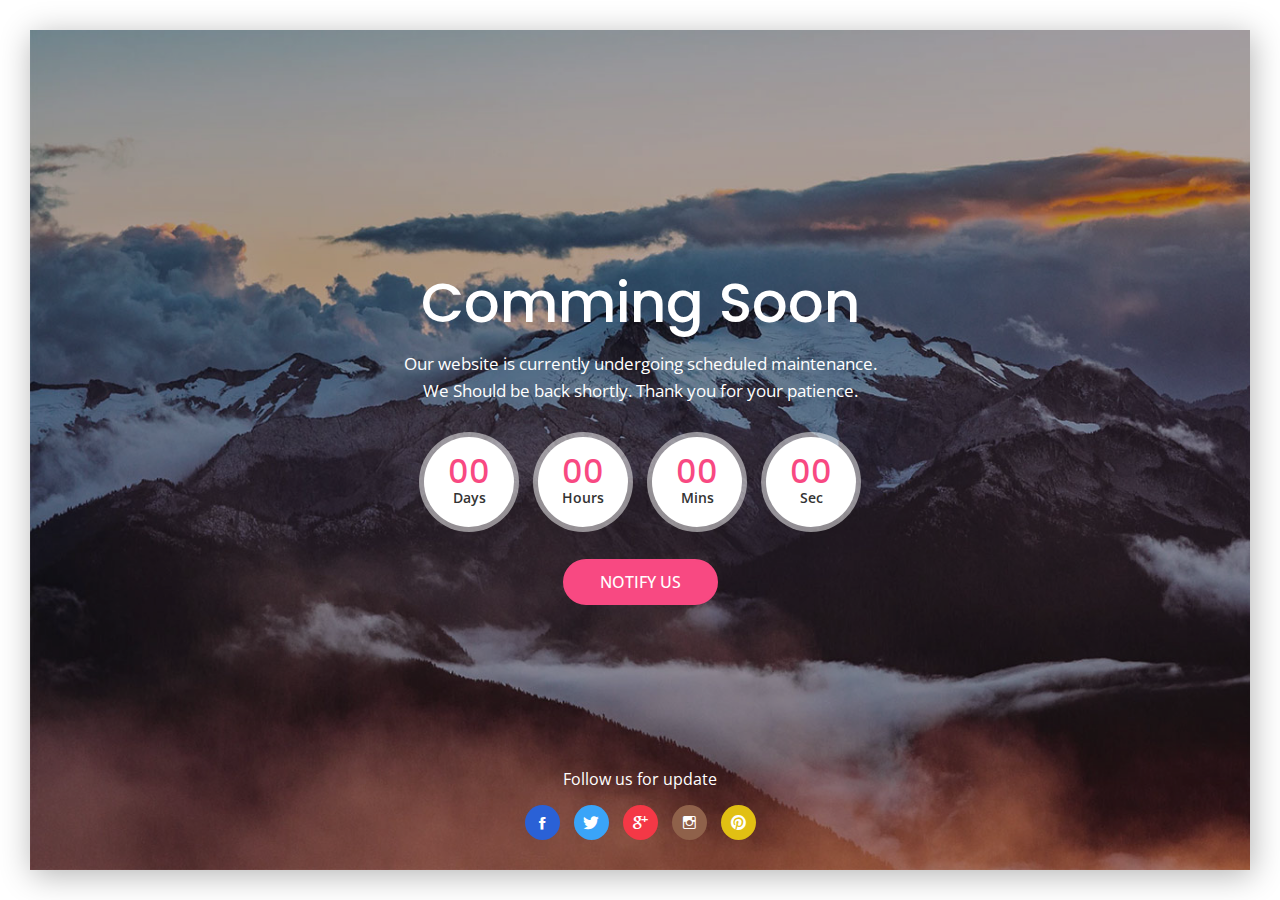
<file: Coming Soon/08-comming-soon.html>
<!DOCTYPE HTML>
<html lang="en">
<head>
	<title>TITLE</title>
	<meta http-equiv="X-UA-Compatible" content="IE=edge">
    <meta name="viewport" content="width=device-width, initial-scale=1">
	<meta charset="UTF-8">
	
	
	<!-- Font -->
	
	<link href="https://fonts.googleapis.com/css?family=Open+Sans:400,700%7CPoppins:400,500" rel="stylesheet">
	
	
	<link href="common-css/ionicons.css" rel="stylesheet">
	
	
	<link rel="stylesheet" href="common-css/jquery.classycountdown.css" />
		
	<link href="08-comming-soon/css/styles.css" rel="stylesheet">
	
	<link href="08-comming-soon/css/responsive.css" rel="stylesheet">
	
</head>
<body>
	
	<div class="main-area-wrapper">
		<div class="main-area center-text" style="background-image:url(images/countdown-7-1600x900.jpg);" >
			
			<div class="display-table">
				<div class="display-table-cell">
					
					<h1 class="title"><b>Comming Soon</b></h1>
					<p class="desc font-white">Our website is currently undergoing scheduled maintenance.
						We Should be back shortly. Thank you for your patience.</p>
						
					<div id="normal-countdown" data-date="2018/01/01"></div>
					
					<a class="notify-btn" href="#"><b>NOTIFY US</b></a>
					
					<ul class="social-btn">
						<li class="list-heading">Follow us for update</li>
						<li><a href="#"><i class="ion-social-facebook"></i></a></li>
						<li><a href="#"><i class="ion-social-twitter"></i></a></li>
						<li><a href="#"><i class="ion-social-googleplus"></i></a></li>
						<li><a href="#"><i class="ion-social-instagram-outline"></i></a></li>
						<li><a href="#"><i class="ion-social-pinterest"></i></a></li>
					</ul>
					
				</div><!-- display-table -->
			</div><!-- display-table-cell -->
		</div><!-- main-area -->
	</div><!-- main-area-wrapper -->
	
	<!-- SCIPTS -->
	
	<script src="common-js/jquery-3.1.1.min.js"></script>
	
	<script src="common-js/jquery.countdown.min.js"></script>
	
	<script src="common-js/scripts.js"></script>
	
</body>
</html>
</file>
<file: assets/css/ie8.css>
/*
	Escape Velocity by HTML5 UP
	html5up.net | @ajlkn
	Free for personal and commercial use under the CCA 3.0 license (html5up.net/license)
*/

/* Basic */

	form input[type="text"],
	form input[type="email"],
	form input[type="password"],
	form select,
	form textarea {
		position: relative;
		-ms-behavior: url("assets/js/ie/PIE.htc");
	}

	input[type="button"],
	input[type="submit"],
	input[type="reset"] {
		position: relative;
		-ms-behavior: url("assets/js/ie/PIE.htc");
	}

	.button,
	#intro > .style2,
	#copyright ul,
	#nav > ul,
	.dropotron {
		position: relative;
		-ms-behavior: url("assets/js/ie/PIE.htc");
	}

/* Section/Article */

	section > .last-child,
	article > .last-child,
	section.last-child,
	article.last-child {
		margin-bottom: 0;
	}

/* Wrappers */

	.wrapper .title:before, .wrapper .title:after {
		display: none;
	}

	#header-wrapper {
		-ms-behavior: url("assets/js/ie/backgroundsize.min.htc");
	}

/* Copyright */

	#copyright {
		margin: 0;
	}
</file>
<file: Coming Soon/01-comming-soon/css/styles.css>
/*
====================================================

* 	[Master Stylesheet]
	
	Theme Name :  
	Version    :  
	Author     :  
	Author URI :  

====================================================

	TOC
	
	1. PRIMARY STYLES
	2. COMMONS FOR PAGE DESIGN
		JQUERY LIGHT BOX
	3. LEFT SECTION
	4. RIGHT SECTION

====================================================

/* ---------------------------------
1. PRIMARY STYLES
--------------------------------- */

html{ font-size: 100%; height: 100%; width: 100%; overflow-x: hidden; margin: 0px;  padding: 0px; touch-action: manipulation; }


body{ font-size: 16px; font-family: 'Open Sans', sans-serif; width: 100%; height: 100%; margin: 0; font-weight: 400;
	-webkit-font-smoothing: antialiased; -moz-osx-font-smoothing: grayscale; word-wrap: break-word; overflow-x: hidden; 
	color: #333; }

h1, h2, h3, h4, h5, h6, p, a, ul, span, li, img, inpot, button{ margin: 0; padding: 0; }

h1,h2,h3,h4,h5,h6{ line-height: 1.5; font-weight: inherit; }

h1,h2,h3{ font-family: 'Poppins', sans-serif; }

p{ line-height: 1.6; font-size: 1.05em; font-weight: 400; color: #555; }

h1{ font-size: 3.5em; line-height: 1; }
h2{ font-size: 3em; line-height: 1.1; }
h3{ font-size: 2.5em; }
h4{ font-size: 1.5em; }
h5{ font-size: 1.2em; }
h6{ font-size: .9em; letter-spacing: 1px; }

a, button{ display: inline-block; text-decoration: none; color: inherit; transition: all .3s; line-height: 1; }

a:focus, a:active, a:hover,
button:focus, button:active, button:hover,
a b.light-color:hover{ text-decoration: none; color: #E45F74; }

b{ font-weight: 500; }

img{ width: 100%; }

li{ list-style: none; display: inline-block; }

span{ display: inline-block; }

button{ outline: 0; border: 0; background: none; cursor: pointer; }

b.light-color{ color: #444; }

.icon{ font-size: 1.1em; display: inline-block; line-height: inherit; }

[class^="icon-"]:before, [class*=" icon-"]:before{ line-height: inherit; }



/* ---------------------------------
2. COMMONS FOR PAGE DESIGN
--------------------------------- */

.center-text{ text-align: center; } 

.display-table{ display: table; height: 100%; width: 100%; }

.display-table-cell{ display: table-cell; vertical-align: middle; }



::-webkit-input-placeholder { font-size: .9em; letter-spacing: 1px; }

::-moz-placeholder { font-size: .9em; letter-spacing: 1px; }

:-ms-input-placeholder { font-size: .9em; letter-spacing: 1px; }

:-moz-placeholder { font-size: .9em; letter-spacing: 1px; }


.full-height{ height: 100%; }

.position-static{ position: static; }


.main-area{ position: relative; height: 100vh;  }


/* ---------------------------------
3. LEFT SECTION
--------------------------------- */

.left-section{ float: left; width: 50%; position: relative; }

.left-section .logo{ position: absolute; top: 40px; height: 30px; }

.left-section .logo img{ height: 100%; width: auto; } 


.left-section .main-content{ padding: 40px 40px 40px 0; }

.main-content .title{ margin-bottom: 15px; }

.main-content .email-input-area{ margin: 40px 0 20px; position: relative; width: 400px; height: 47px; }

.main-content .email-input-area .email-input{ width: 100%; position: absolute; top: 0; bottom: 0; left: 0; 
	border-radius: 40px; border: 0; outline: 0; padding: 0 140px 0 25px; transition: all .2s; background: #F1F2F3; 
	box-shadow: inset 0 0 1px rgba(0,0,0,.1); border: 1px solid transparent; }

.main-content .email-input-area .email-input:focus{ border-color: #f89fbc; }


.main-content .email-input-area .submit-btn{ width: 120px; text-align: center; position: absolute; top: 0; bottom: 0; right: 0; font-size: .9em;
	border-radius: 0 40px 40px 0; transition: all .3s; background: #F84982; color: #fff; }

.main-content .email-input-area .submit-btn:hover{ background: #e40b52; }


.main-content .post-desc{ color: #999; }


.left-section .footer-icons{ position: absolute; bottom: 30px;}

.left-section .footer-icons > li > a{ display: inline-block; font-size: 1.07em; padding: 0 0px; }

.left-section .footer-icons > li:first-child{ margin-right: 10px; }

.left-section .footer-icons > li > a > i{ display: inline-block; height: 35px; line-height: 33px; 
	transition: all .2s; border-radius: 40px; text-align: center; width: 35px; }

.left-section .footer-icons > li > a:hover > i{ border: 1px solid; }

.left-section .footer-icons > li > a > i[class*="facebook"]{ color: #2A61D6; border-color: #2A61D6; }
.left-section .footer-icons > li > a > i[class*="twitter"]{ color: #3AA4F8; border-color: #3AA4F8; }
.left-section .footer-icons > li > a > i[class*="google"]{ color: #F43846; border-color: #F43846; }
.left-section .footer-icons > li > a > i[class*="instagram"]{ color: #8F614A; border-color: #8F614A; }
.left-section .footer-icons > li > a > i[class*="pinterest"]{ color: #E1C013; border-color: #E1C013; }



/* ---------------------------------
4. RIGHT SECTION
--------------------------------- */

.right-section{ position: absolute; top: 0; bottom: 0; right: 0; width: 50%; background-size: cover; z-index: 1; }

.right-section:after{ content:''; position: absolute; top: 0; bottom: 0; right: 0; left: 0; z-index: -2;
	opacity: .3; background: linear-gradient(to right, #23074d, #cc5333); }

#rounded-countdown{ width: 80%; margin: 0 auto; }
</file>
<file: Coming Soon/01-comming-soon/css/responsive.css>
/* Screens Resolution : 992px
-------------------------------------------------------------------------- */
@media only screen and (max-width: 1200px) {
	
	/* ---------------------------------
	4. RIGHT SECTION
	--------------------------------- */

	#rounded-countdown{ width: 100%; }
	
}

/* Screens Resolution : 992px
-------------------------------------------------------------------------- */
@media only screen and (max-width: 992px) {
	
	
	.main-area{ position: relative; height: 200vh; }


	/* ---------------------------------
	3. LEFT SECTION
	--------------------------------- */

	.left-section{ float: none; width: 100%; height: 50%; }
	
	.left-section .main-content{ padding: 40px 0; }
	
	.main-content .email-input-area{ width: 100%; }
	
	.main-content .email-input-area .email-input{ padding: 0 115px 0 20px; }
	
	.main-content .email-input-area .submit-btn{ width: 100px; } 
	
	.left-section .footer-icons > li > a > i{ height: 30px; line-height: 28px; width: 30px; }
	
	
	/* ---------------------------------
	4. RIGHT SECTION
	--------------------------------- */

	.right-section{ top: 50%; bottom: auto; width: 100%; height: 50%; }

	.date-countdown{ width: 100%; }
	
	.date-countdown .time_circles > div > h4{ font-size: .7em!important; }

}


/* Screens Resolution : 767px
-------------------------------------------------------------------------- */
@media only screen and (max-width: 767px) {
	
	/* ---------------------------------
	1. PRIMARY STYLES
	--------------------------------- */

	p{ line-height: 1.4; }

	h1{ font-size: 2.8em; line-height: 1; }
	h2{ font-size: 2.2em; line-height: 1.1; }
	h3{ font-size: 1.8em; }
	
}

/* Screens Resolution : 479px
-------------------------------------------------------------------------- */
@media only screen and (max-width: 479px) {

	/* ---------------------------------
	1. PRIMARY STYLES
	--------------------------------- */

	body{ font-size: 12px;  }

}

/* Screens Resolution : 359px
-------------------------------------------------------------------------- */
@media only screen and (max-width: 359px) {
	
	
}

/* Screens Resolution : 290px
-------------------------------------------------------------------------- */
@media only screen and (max-width: 290px) {
	
	
}
</file>
<file: Coming Soon/02-comming-soon/css/styles.css>
/*
====================================================

* 	[Master Stylesheet]
	
	Theme Name :  
	Version    :  
	Author     :  
	Author URI :  

====================================================

	TOC
	
	1. PRIMARY STYLES
	2. COMMONS FOR PAGE DESIGN
		JQUERY LIGHT BOX
	3. LEFT SECTION
	4. RIGHT SECTION

====================================================

/* ---------------------------------
1. PRIMARY STYLES
--------------------------------- */

html{ font-size: 100%; height: 100%; width: 100%; overflow-x: hidden; margin: 0px;  padding: 0px; touch-action: manipulation; }


body{ font-size: 16px; font-family: 'Open Sans', sans-serif; width: 100%; height: 100%; margin: 0; font-weight: 400;
	-webkit-font-smoothing: antialiased; -moz-osx-font-smoothing: grayscale; word-wrap: break-word; overflow-x: hidden; 
	color: #333; }

h1, h2, h3, h4, h5, h6, p, a, ul, span, li, img, inpot, button{ margin: 0; padding: 0; }

h1,h2,h3,h4,h5,h6{ line-height: 1.5; font-weight: inherit; }

h1,h2,h3{ font-family: 'Poppins', sans-serif; }

p{ line-height: 1.6; font-size: 1.05em; font-weight: 400; color: #555; }

h1{ font-size: 3.5em; line-height: 1; }
h2{ font-size: 3em; line-height: 1.1; }
h3{ font-size: 2.5em; }
h4{ font-size: 1.5em; }
h5{ font-size: 1.2em; }
h6{ font-size: .9em; letter-spacing: 1px; }

a, button{ display: inline-block; text-decoration: none; color: inherit; transition: all .3s; line-height: 1; }

a:focus, a:active, a:hover,
button:focus, button:active, button:hover,
a b.light-color:hover{ text-decoration: none; color: #E45F74; }

b{ font-weight: 500; }

img{ width: 100%; }

li{ list-style: none; display: inline-block; }

span{ display: inline-block; }

button{ outline: 0; border: 0; background: none; cursor: pointer; }

b.light-color{ color: #444; }

.icon{ font-size: 1.1em; display: inline-block; line-height: inherit; }

[class^="icon-"]:before, [class*=" icon-"]:before{ line-height: inherit; }

html {
  -webkit-box-sizing: border-box;
          box-sizing: border-box;
}

*,
*::before,
*::after {
  -webkit-box-sizing: inherit;
          box-sizing: inherit;
}



/* ---------------------------------
2. COMMONS FOR PAGE DESIGN
--------------------------------- */

.center-text{ text-align: center; } 

.display-table{ display: table; height: 100%; width: 100%; }

.display-table-cell{ display: table-cell; vertical-align: middle; }



::-webkit-input-placeholder { font-size: .9em; letter-spacing: 1px; }

::-moz-placeholder { font-size: .9em; letter-spacing: 1px; }

:-ms-input-placeholder { font-size: .9em; letter-spacing: 1px; }

:-moz-placeholder { font-size: .9em; letter-spacing: 1px; }


.full-height{ height: 100%; }

.position-static{ position: static; }



.main-area{ position: relative; height: 100vh;  }


/* ---------------------------------
3. LEFT SECTION
--------------------------------- */

.left-section{ position: absolute; top: 0; bottom: 0; left: 0; width: 50%; background-size: cover; }


#normal-countdown{ text-align: center; }

#normal-countdown .time-sec{ position: relative; display: inline-block; margin: 2.5%; height: 120px; width: 120px; 
	border-radius: 100px; background: #fff; box-shadow: 0px 0px 0px 5px rgba(255,255,255,.4); color: #F84982; }

#normal-countdown .time-sec .main-time{ font-weight: 500; line-height: 100px; }

#normal-countdown .time-sec span{ position: absolute; bottom: 25px; left: 50%; transform: translateX(-50%); }



/* ---------------------------------
4. RIGHT SECTION
--------------------------------- */

.right-section{ float: right; width: 50%; position: relative; padding: 0 60px; }

.right-section .logo{ position: absolute; top: 40px; height: 30px; }

.right-section .logo img{ height: 100%; width: auto; } 


.right-section .main-content{ padding: 40px 40px 40px 0; }

.main-content .title{ margin-bottom: 15px; }

.main-content .email-input-area{ margin: 40px 0 20px; position: relative; width: 400px; height: 47px; }

.main-content .email-input-area .email-input{ width: 100%; position: absolute; top: 0; bottom: 0; left: 0; 
	border-radius: 2px; border: 0; outline: 0; padding: 0 140px 0 25px; transition: all .2s; background: #F1F2F3; 
	box-shadow: inset 0 0 1px rgba(0,0,0,.1); border: 1px solid transparent; }

.main-content .email-input-area .email-input:focus{ border-color: #f89fbc; }


.main-content .email-input-area .submit-btn{ width: 120px; text-align: center; position: absolute; top: 0; bottom: 0; 
	right: 0; font-size: .9em; outline: 0; border-radius: 0 2px 2px 0; transition: all .3s; background: #F84982; color: #fff; }

.main-content .email-input-area .submit-btn:hover{ background: #e40b52; }


.main-content .post-desc{ color: #999; }


.right-section .footer-icons{ position: absolute; bottom: 30px;}

.right-section .footer-icons > li > a{ display: inline-block; font-size: 1.07em; padding: 0 0px; }

.right-section .footer-icons > li:first-child{ margin-right: 10px; }

.right-section .footer-icons > li > a > i{ display: inline-block; height: 35px; line-height: 33px; 
	transition: all .2s; border-radius: 40px; text-align: center; width: 35px; }

.right-section .footer-icons > li > a:hover > i{ border: 1px solid; }

.right-section .footer-icons > li > a > i[class*="facebook"]{ color: #2A61D6; border-color: #2A61D6; }
.right-section .footer-icons > li > a > i[class*="twitter"]{ color: #3AA4F8; border-color: #3AA4F8; }
.right-section .footer-icons > li > a > i[class*="google"]{ color: #F43846; border-color: #F43846; }
.right-section .footer-icons > li > a > i[class*="instagram"]{ color: #8F614A; border-color: #8F614A; }
.right-section .footer-icons > li > a > i[class*="pinterest"]{ color: #E1C013; border-color: #E1C013; }
</file>
<file: Coming Soon/02-comming-soon/css/responsive.css>
/* Screens Resolution : 992px
-------------------------------------------------------------------------- */
@media only screen and (max-width: 1200px) {
	
	/* ---------------------------------
	4. RIGHT SECTION
	--------------------------------- */

	.date-countdown{ width: 100%; }
	
}

/* Screens Resolution : 992px
-------------------------------------------------------------------------- */
@media only screen and (max-width: 992px) {
	
	/* ---------------------------------
	1. PRIMARY STYLES
	--------------------------------- */
	
	.main-area{ position: relative; height: 200vh; }


	/* ---------------------------------
	3. RIGHT SECTION
	--------------------------------- */

	.right-section{ float: none; width: 100%; height: 50%; }
	
	.right-section .main-content{ padding: 40px 0; }
	
	.main-content .email-input-area{ width: 100%; }
	
	.main-content .email-input-area .email-input{ padding: 0 115px 0 20px; }
	
	.main-content .email-input-area .submit-btn{ width: 100px; } 
	
	.right-section .footer-icons > li > a > i{ height: 30px; line-height: 28px; width: 30px; }
	
	
	/* ---------------------------------
	4. LEFT SECTION
	--------------------------------- */

	.left-section{ position: static; width: 100%; height: 50%; }

	.date-countdown{ width: 100%; }
	
	.date-countdown .time_circles > div > h4{ font-size: .7em!important; }

}


/* Screens Resolution : 767px
-------------------------------------------------------------------------- */
@media only screen and (max-width: 767px) {
	
	/* ---------------------------------
	1. PRIMARY STYLES
	--------------------------------- */

	p{ line-height: 1.4; }

	h1{ font-size: 2.8em; line-height: 1; }
	h2{ font-size: 2.2em; line-height: 1.1; }
	h3{ font-size: 1.8em; }
		
	
	
}

/* Screens Resolution : 479px
-------------------------------------------------------------------------- */
@media only screen and (max-width: 479px) {

	/* ---------------------------------
	1. PRIMARY STYLES
	--------------------------------- */

	body{ font-size: 12px; }
	

	/* ---------------------------------
	4. REMAINING TIME
	--------------------------------- */

	#normal-countdown .time-sec{ height: 100px; width: 100px; margin: 5%; }
	
	#normal-countdown .time-sec .main-time{ line-height: 80px; }
	
	
	/* ---------------------------------
	4. RIGHT SECTION
	--------------------------------- */

	.right-section{ padding: 0 30px; }

}

/* Screens Resolution : 359px
-------------------------------------------------------------------------- */
@media only screen and (max-width: 359px) {
	
	
}

/* Screens Resolution : 290px
-------------------------------------------------------------------------- */
@media only screen and (max-width: 290px) {
	
	
}
</file>
<file: Coming Soon/03-comming-soon/css/styles.css>
/*
====================================================

* 	[Master Stylesheet]
	
	Theme Name :  
	Version    :  
	Author     :  
	Author URI :  

====================================================

	TOC
	
	1. PRIMARY STYLES
	2. COMMONS FOR PAGE DESIGN
		JQUERY LIGHT BOX
	3. MAIN SECTION

====================================================

/* ---------------------------------
1. PRIMARY STYLES
--------------------------------- */

html{ font-size: 100%; height: 100%; width: 100%; overflow-x: hidden; margin: 0px;  padding: 0px; touch-action: manipulation; }


body{ font-size: 16px; font-family: 'Open Sans', sans-serif; width: 100%; height: 100%; margin: 0; font-weight: 400;
	-webkit-font-smoothing: antialiased; -moz-osx-font-smoothing: grayscale; word-wrap: break-word; overflow-x: hidden; 
	color: #333; }

h1, h2, h3, h4, h5, h6, p, a, ul, span, li, img, inpot, button{ margin: 0; padding: 0; }

h1,h2,h3,h4,h5,h6{ line-height: 1.5; font-weight: inherit; }

h1,h2,h3{ font-family: 'Poppins', sans-serif; }

p{ line-height: 1.6; font-size: 1.05em; font-weight: 400; color: #555; }

h1{ font-size: 3.5em; line-height: 1; }
h2{ font-size: 3em; line-height: 1.1; }
h3{ font-size: 2.5em; }
h4{ font-size: 1.5em; }
h5{ font-size: 1.2em; }
h6{ font-size: .9em; letter-spacing: 1px; }

a, button{ display: inline-block; text-decoration: none; color: inherit; transition: all .3s; line-height: 1; }

a:focus, a:active, a:hover,
button:focus, button:active, button:hover,
a b.light-color:hover{ text-decoration: none; color: #E45F74; }

b{ font-weight: 500; }

img{ width: 100%; }

li{ list-style: none; display: inline-block; }

span{ display: inline-block; }

button{ outline: 0; border: 0; background: none; cursor: pointer; }

b.light-color{ color: #444; }

.icon{ font-size: 1.1em; display: inline-block; line-height: inherit; }

[class^="icon-"]:before, [class*=" icon-"]:before{ line-height: inherit; }

*, *::before, *::after {
    -webkit-box-sizing: inherit;
    box-sizing: inherit;
}

*, *::before, *::after {
    -webkit-box-sizing: inherit;
	box-sizing: inherit;} 

	
/* ---------------------------------
2. COMMONS FOR PAGE DESIGN
--------------------------------- */

.center-text{ text-align: center; } 

.display-table{ display: table; height: 100%; width: 100%; }

.display-table-cell{ display: table-cell; vertical-align: middle; }



::-webkit-input-placeholder { font-size: .9em; letter-spacing: 1px; }

::-moz-placeholder { font-size: .9em; letter-spacing: 1px; }

:-ms-input-placeholder { font-size: .9em; letter-spacing: 1px; }

:-moz-placeholder { font-size: .9em; letter-spacing: 1px; }


.full-height{ height: 100%; }

.position-static{ position: static; }

.font-white{ color: #fff; }


/* ---------------------------------
3. MAIN SECTION
--------------------------------- */

.main-area{ position: relative; height: 100vh; z-index: 1; padding: 0 20px; background-size: cover; color: #fff; }

.main-area:after{ content:''; position: absolute; top: 0; bottom: 0;left: 0; right: 0; z-index: -1;  
	opacity: .4; background: #000; }

.main-area .desc{ margin: 20px auto; max-width: 500px; }
	
.main-area .notify-btn{ padding: 13px 35px; border-radius: 50px; border: 2px solid #F84982;
	color: #fff; background: #F84982; }

.main-area .notify-btn:hover{ background: none; }

.main-area .social-btn{ position: absolute; bottom: 40px; width: 100%; left: 50%; transform: translateX(-50%); }

.main-area .social-btn > li > a{ margin: 0 10px; padding-bottom: 7px; position: relative; overflow: hidden; }

.main-area .social-btn > li > a:after{ content:''; position: absolute; bottom: 0; left: 0; right: 0; 
	transition: all .2s; height: 2px; background: #F84982; }

	
.main-area .social-btn > li > a:hover:after{ transform: translateX(100%); }
</file>
<file: Coming Soon/03-comming-soon/css/responsive.css>
/* Screens Resolution : 992px
-------------------------------------------------------------------------- */
@media only screen and (max-width: 1200px) {

}

/* Screens Resolution : 992px
-------------------------------------------------------------------------- */
@media only screen and (max-width: 992px) {
	
	

}


/* Screens Resolution : 767px
-------------------------------------------------------------------------- */
@media only screen and (max-width: 767px) {
	
	/* ---------------------------------
	1. PRIMARY STYLES
	--------------------------------- */

	p{ line-height: 1.4; }

	h1{ font-size: 2.8em; line-height: 1; }
	h2{ font-size: 2.2em; line-height: 1.1; }
	h3{ font-size: 1.8em; }
		
	
	
}

/* Screens Resolution : 479px
-------------------------------------------------------------------------- */
@media only screen and (max-width: 479px) {

	/* ---------------------------------
	1. PRIMARY STYLES
	--------------------------------- */

	body{ font-size: 12px; }
	
}

/* Screens Resolution : 359px
-------------------------------------------------------------------------- */
@media only screen and (max-width: 359px) {
	
	
}

/* Screens Resolution : 290px
-------------------------------------------------------------------------- */
@media only screen and (max-width: 290px) {
	
	
}
</file>
<file: Coming Soon/04-comming-soon/css/styles.css>
/*
====================================================

* 	[Master Stylesheet]
	
	Theme Name :  
	Version    :  
	Author     :  
	Author URI :  

====================================================

	TOC
	
	1. PRIMARY STYLES
	2. COMMONS FOR PAGE DESIGN
		JQUERY LIGHT BOX
	3. LEFT SECTION
	4. RIGHT SECTION
	
====================================================

/* ---------------------------------
1. PRIMARY STYLES
--------------------------------- */

html{ font-size: 100%; height: 100%; width: 100%; overflow-x: hidden; margin: 0px;  padding: 0px; touch-action: manipulation; }


body{ font-size: 16px; font-family: 'Open Sans', sans-serif; width: 100%; height: 100%; margin: 0; font-weight: 400;
	-webkit-font-smoothing: antialiased; -moz-osx-font-smoothing: grayscale; word-wrap: break-word; overflow-x: hidden; 
	color: #333; }

h1, h2, h3, h4, h5, h6, p, a, ul, span, li, img, inpot, button{ margin: 0; padding: 0; }

h1,h2,h3,h4,h5,h6{ line-height: 1.5; font-weight: inherit; }

h1,h2,h3{ font-family: 'Poppins', sans-serif; }

p{ line-height: 1.6; font-size: 1.05em; font-weight: 400; color: #555; }

h1{ font-size: 3.5em; line-height: 1; }
h2{ font-size: 3em; line-height: 1.1; }
h3{ font-size: 2.5em; }
h4{ font-size: 1.5em; }
h5{ font-size: 1.2em; }
h6{ font-size: .9em; letter-spacing: 1px; }

a, button{ display: inline-block; text-decoration: none; color: inherit; transition: all .3s; line-height: 1; }

a:focus, a:active, a:hover,
button:focus, button:active, button:hover,
a b.light-color:hover{ text-decoration: none; color: #E45F74; }

b{ font-weight: 500; }

img{ width: 100%; }

li{ list-style: none; display: inline-block; }

span{ display: inline-block; }

button{ outline: 0; border: 0; background: none; cursor: pointer; }

b.light-color{ color: #444; }

.icon{ font-size: 1.1em; display: inline-block; line-height: inherit; }

[class^="icon-"]:before, [class*=" icon-"]:before{ line-height: inherit; }

html {
	-webkit-box-sizing: border-box;
	box-sizing: border-box;
}

*,
*::before,
*::after {
	-webkit-box-sizing: inherit;
	box-sizing: inherit;
}



/* ---------------------------------
2. COMMONS FOR PAGE DESIGN
--------------------------------- */

.center-text{ text-align: center; } 

.display-table{ display: table; height: 100%; width: 100%; }

.display-table-cell{ display: table-cell; vertical-align: middle; }


::-webkit-input-placeholder { font-size: .9em; letter-spacing: 1px; }

::-moz-placeholder { font-size: .9em; letter-spacing: 1px; }

:-ms-input-placeholder { font-size: .9em; letter-spacing: 1px; }

:-moz-placeholder { font-size: .9em; letter-spacing: 1px; }


.full-height{ height: 100%; }

.position-static{ position: static; }

.font-white{ color: #fff; }

.main-area{ position: relative; height: 100vh; background: #0C0D0F; color: #fff; }


/* ---------------------------------
3. LEFT SECTION
--------------------------------- */

.left-section{ position: absolute; top: 0; bottom: 0; left: 0; width: 50%; background-size: cover; }


#normal-countdown{ text-align: center; }

#normal-countdown .time-sec{ position: relative; display: inline-block; margin: 2.5%; height: 120px; width: 120px; 
	border-radius: 100px; background: #fff; box-shadow: 0px 0px 0px 5px rgba(255,255,255,.4); color: #F84982; }

#normal-countdown .time-sec .main-time{ font-weight: 500; line-height: 100px; }

#normal-countdown .time-sec span{ position: absolute; bottom: 25px; left: 50%; transform: translateX(-50%); }



/* ---------------------------------
4. RIGHT SECTION
--------------------------------- */

.right-section{ float: right; width: 50%; position: relative; padding: 0 60px; }

.right-section .logo{ position: absolute; top: 40px; height: 30px; }

.right-section .logo img{ height: 100%; width: auto; } 


.right-section .main-content{ padding: 40px 40px 40px 0; }

.main-content .title{ margin-bottom: 15px; }

.main-content .desc{ color: #eee; }

.main-content .email-input-area{ margin: 40px 0 20px; position: relative; width: 400px; height: 47px; }

.main-content .email-input-area .email-input{ width: 100%; position: absolute; top: 0; bottom: 0; left: 0; 
	border-radius: 2px; border: 0; outline: 0; padding: 0 140px 0 25px; transition: all .2s; background: #F1F2F3; 
	box-shadow: inset 0 0 1px rgba(0,0,0,.1); border: 1px solid transparent; }

.main-content .email-input-area .email-input:focus{ border-color: #f89fbc; }


.main-content .email-input-area .submit-btn{ width: 120px; text-align: center; position: absolute; top: 0; bottom: 0; 
	right: 0; font-size: .9em; outline: 0; border-radius: 0 2px 2px 0; transition: all .3s; background: #F84982; color: #fff; }

.main-content .email-input-area .submit-btn:hover{ background: #e40b52; }


.main-content .post-desc{ color: #999; }


.right-section .footer-icons{ position: absolute; bottom: 30px;}

.right-section .footer-icons > li > a{ display: inline-block; font-size: 1.07em; padding: 0 0px; }

.right-section .footer-icons > li:first-child{ margin-right: 10px; }

.right-section .footer-icons > li > a > i{ display: inline-block; height: 35px; line-height: 33px; 
	transition: all .2s; border-radius: 40px; text-align: center; width: 35px; }

.right-section .footer-icons > li > a:hover > i{ border: 1px solid; }

.right-section .footer-icons > li > a > i[class*="facebook"]{ color: #2A61D6; border-color: #2A61D6; }
.right-section .footer-icons > li > a > i[class*="twitter"]{ color: #3AA4F8; border-color: #3AA4F8; }
.right-section .footer-icons > li > a > i[class*="google"]{ color: #F43846; border-color: #F43846; }
.right-section .footer-icons > li > a > i[class*="instagram"]{ color: #8F614A; border-color: #8F614A; }
.right-section .footer-icons > li > a > i[class*="pinterest"]{ color: #E1C013; border-color: #E1C013; }
</file>
<file: Coming Soon/04-comming-soon/css/responsive.css>
/* Screens Resolution : 992px
-------------------------------------------------------------------------- */
@media only screen and (max-width: 1200px) {
	
	/* ---------------------------------
	4. RIGHT SECTION
	--------------------------------- */

	.date-countdown{ width: 100%; }
	
}

/* Screens Resolution : 992px
-------------------------------------------------------------------------- */
@media only screen and (max-width: 992px) {
	
	/* ---------------------------------
	1. PRIMARY STYLES
	--------------------------------- */
	
	.main-area{ position: relative; height: 200vh; }


	/* ---------------------------------
	3. RIGHT SECTION
	--------------------------------- */

	.right-section{ float: none; width: 100%; height: 50%; }
	
	.right-section .main-content{ padding: 40px 0; }
	
	.main-content .email-input-area{ width: 100%; }
	
	.main-content .email-input-area .email-input{ padding: 0 115px 0 20px; }
	
	.main-content .email-input-area .submit-btn{ width: 80px; } 
	
	.right-section .footer-icons > li > a > i{ height: 30px; line-height: 28px; width: 30px; }
	
	
	/* ---------------------------------
	4. LEFT SECTION
	--------------------------------- */

	.left-section{ position: static; width: 100%; height: 50%; }

	.date-countdown{ width: 100%; }
	
	.date-countdown .time_circles > div > h4{ font-size: .7em!important; }

}


/* Screens Resolution : 767px
-------------------------------------------------------------------------- */
@media only screen and (max-width: 767px) {
	
	/* ---------------------------------
	1. PRIMARY STYLES
	--------------------------------- */

	p{ line-height: 1.4; }

	h1{ font-size: 2.8em; line-height: 1; }
	h2{ font-size: 2.2em; line-height: 1.1; }
	h3{ font-size: 1.8em; }
		
	
	
}

/* Screens Resolution : 479px
-------------------------------------------------------------------------- */
@media only screen and (max-width: 479px) {

	/* ---------------------------------
	1. PRIMARY STYLES
	--------------------------------- */

	body{ font-size: 13px; }
	

	/* ---------------------------------
	4. REMAINING TIME
	--------------------------------- */

	#normal-countdown .time-sec{ height: 100px; width: 100px; margin: 5%; }
	
	#normal-countdown .time-sec .main-time{ line-height: 80px; }
	
	
	/* ---------------------------------
	4. RIGHT SECTION
	--------------------------------- */

	.right-section{ padding: 0 30px; }

}

/* Screens Resolution : 359px
-------------------------------------------------------------------------- */
@media only screen and (max-width: 359px) {
	
	
}

/* Screens Resolution : 290px
-------------------------------------------------------------------------- */
@media only screen and (max-width: 290px) {
	
	
}
</file>
<file: Coming Soon/05-comming-soon/css/styles.css>
/*
====================================================

* 	[Master Stylesheet]
	
	Theme Name :  
	Version    :  
	Author     :  
	Author URI :  

====================================================

	TOC
	
	1. PRIMARY STYLES
	2. COMMONS FOR PAGE DESIGN
		JQUERY LIGHT BOX
	3. MAIN SECTION
		TIME COUNTDOWN
		SOCIAL BTN
		
====================================================

/* ---------------------------------
1. PRIMARY STYLES
--------------------------------- */

html{ font-size: 100%; height: 100%; width: 100%; overflow-x: hidden; margin: 0px;  padding: 0px; touch-action: manipulation; }


body{ font-size: 16px; font-family: 'Open Sans', sans-serif; width: 100%; height: 100%; margin: 0; font-weight: 400;
	-webkit-font-smoothing: antialiased; -moz-osx-font-smoothing: grayscale; word-wrap: break-word; overflow-x: hidden; 
	color: #333; }

h1, h2, h3, h4, h5, h6, p, a, ul, span, li, img, inpot, button{ margin: 0; padding: 0; }

h1,h2,h3,h4,h5,h6{ line-height: 1.5; font-weight: inherit; }

h1,h2,h3{ font-family: 'Poppins', sans-serif; }

p{ line-height: 1.6; font-size: 1.05em; font-weight: 400; color: #555; }

h1{ font-size: 3.5em; line-height: 1; }
h2{ font-size: 3em; line-height: 1.1; }
h3{ font-size: 2.5em; }
h4{ font-size: 1.5em; }
h5{ font-size: 1.2em; }
h6{ font-size: .9em; letter-spacing: 1px; }

a, button{ display: inline-block; text-decoration: none; color: inherit; transition: all .3s; line-height: 1; }

a:focus, a:active, a:hover,
button:focus, button:active, button:hover,
a b.light-color:hover{ text-decoration: none; color: #E45F74; }

b{ font-weight: 500; }

img{ width: 100%; }

li{ list-style: none; display: inline-block; }

span{ display: inline-block; }

button{ outline: 0; border: 0; background: none; cursor: pointer; }

b.light-color{ color: #444; }

.icon{ font-size: 1.1em; display: inline-block; line-height: inherit; }

[class^="icon-"]:before, [class*=" icon-"]:before{ line-height: inherit; }

html {
  -webkit-box-sizing: border-box;
          box-sizing: border-box;
}

*,
*::before,
*::after {
  -webkit-box-sizing: inherit;
          box-sizing: inherit;
}
	
/* ---------------------------------
2. COMMONS FOR PAGE DESIGN
--------------------------------- */

.center-text{ text-align: center; } 

.display-table{ display: table; height: 100%; width: 100%; }

.display-table-cell{ display: table-cell; vertical-align: middle; }



::-webkit-input-placeholder { font-size: .9em; letter-spacing: 1px; }

::-moz-placeholder { font-size: .9em; letter-spacing: 1px; }

:-ms-input-placeholder { font-size: .9em; letter-spacing: 1px; }

:-moz-placeholder { font-size: .9em; letter-spacing: 1px; }


.full-height{ height: 100%; }

.position-static{ position: static; }

.font-white{ color: #fff; }


/* ---------------------------------
3. MAIN SECTION
--------------------------------- */

.main-area-wrapper{ height: 100%; padding: 30px; }

.main-area{ position: relative; z-index: 1; height: 100%; padding: 0 20px; background-size: cover;
	box-shadow: 2px 5px 30px rgba(0,0,0,.3); color: #fff; }

.main-area:after{ content:''; position: absolute; top: 0; bottom: 0;left: 0; right: 0; z-index: -1;  
	opacity: .4; background: #000; }

.main-area .desc{ margin: 20px auto; max-width: 500px; }
	
.main-area .notify-btn{ margin: 20px 0 50px; padding: 13px 35px; border-radius: 50px; border: 2px solid #F84982;
	color: #fff; background: #F84982; }

.main-area .notify-btn:hover{ background: none; }


/* TIME COUNTDOWN */

#normal-countdown{ text-align: center; }

#normal-countdown .time-sec{ position: relative; display: inline-block; margin: 10px; height: 90px; width: 90px; 
	border-radius: 100px; background: #fff; color: #333; }

#normal-countdown .time-sec .main-time{ font-weight: 500; line-height: 70px; font-size: 2em; color: #F84982; }

#normal-countdown .time-sec span{ position: absolute; bottom: 20px; left: 50%; transform: translateX(-50%);
	font-size: .9em; font-weight: 600; }


/* SOCIAL BTN */

.main-area .social-btn{ position: absolute; bottom: 30px; width: 100%; left: 50%; transform: translateX(-50%); }


.main-area .social-btn .list-heading{ display: block; margin-bottom: 15px; }

.main-area .social-btn > li > a > i{ display: inline-block; height: 35px; width: 35px; line-height: 35px; border-radius: 40px;
	font-size: 1.04em; margin: 0 5px; }

.main-area .social-btn > li > a > i:hover{ background: #fff!important; }	
	
.main-area .social-btn > li > a > i[class*="facebook"]{ background: #2A61D6; }
.main-area .social-btn > li > a > i[class*="twitter"]{ background: #3AA4F8; }
.main-area .social-btn > li > a > i[class*="google"]{ background: #F43846; }
.main-area .social-btn > li > a > i[class*="instagram"]{ background: #8F614A; }
.main-area .social-btn > li > a > i[class*="pinterest"]{ background: #E1C013; }
</file>
<file: Coming Soon/05-comming-soon/css/responsive.css>
/* Screens Resolution : 992px
-------------------------------------------------------------------------- */
@media only screen and (max-width: 1200px) {

}

/* Screens Resolution : 992px
-------------------------------------------------------------------------- */
@media only screen and (max-width: 992px) {
	
	

}


/* Screens Resolution : 767px
-------------------------------------------------------------------------- */
@media only screen and (max-width: 767px) {
	
	/* ---------------------------------
	1. PRIMARY STYLES
	--------------------------------- */

	p{ line-height: 1.4; }

	h1{ font-size: 2.8em; line-height: 1; }
	h2{ font-size: 2.2em; line-height: 1.1; }
	h3{ font-size: 1.8em; }
	
	
	/* ---------------------------------
	3. MAIN SECTION
	--------------------------------- */
	
	.main-area-wrapper{ padding: 0px; }
	
	
	/* TIME COUNTDOWN */

	#normal-countdown .time-sec{ height: 70px; width: 70px; margin: 5px; }

	#normal-countdown .time-sec .main-time{ line-height: 55px; font-size: 1.8em;}
	
	#normal-countdown .time-sec span{ bottom: 12px; }
	
	
}

/* Screens Resolution : 479px
-------------------------------------------------------------------------- */
@media only screen and (max-width: 479px) {

	/* ---------------------------------
	1. PRIMARY STYLES
	--------------------------------- */

	body{ font-size: 12px; }
	
	/* ---------------------------------
	3. MAIN SECTION
	--------------------------------- */
	
	/* TIME COUNTDOWN */

	#normal-countdown .time-sec{ height: 60px; width: 60px; margin: 5px; }

	#normal-countdown .time-sec .main-time{ line-height: 45px; font-size: 1.5em;}
	
	#normal-countdown .time-sec span{ font-size: .85em; }
	
}

/* Screens Resolution : 359px
-------------------------------------------------------------------------- */
@media only screen and (max-width: 359px) {
	
	
}

/* Screens Resolution : 290px
-------------------------------------------------------------------------- */
@media only screen and (max-width: 290px) {
	
	
}
</file>
<file: Coming Soon/06-comming-soon/css/styles.css>
/*
====================================================

* 	[Master Stylesheet]
	
	Theme Name :  
	Version    :  
	Author     :  
	Author URI :  

====================================================

	TOC
	
	1. PRIMARY STYLES
	2. COMMONS FOR PAGE DESIGN
		JQUERY LIGHT BOX
	3. MAIN SECTION
		TIME COUNTDOWN
		SOCIAL BTN

====================================================

/* ---------------------------------
1. PRIMARY STYLES
--------------------------------- */

html{ font-size: 100%; height: 100%; width: 100%; overflow-x: hidden; margin: 0px;  padding: 0px; touch-action: manipulation; }


body{ font-size: 16px; font-family: 'Open Sans', sans-serif; width: 100%; height: 100%; margin: 0; font-weight: 400;
	-webkit-font-smoothing: antialiased; -moz-osx-font-smoothing: grayscale; word-wrap: break-word; overflow-x: hidden; 
	color: #333; }

h1, h2, h3, h4, h5, h6, p, a, ul, span, li, img, inpot, button{ margin: 0; padding: 0; }

h1,h2,h3,h4,h5,h6{ line-height: 1.5; font-weight: inherit; }

h1,h2,h3{ font-family: 'Poppins', sans-serif; }

p{ line-height: 1.6; font-size: 1.05em; font-weight: 400; color: #555; }

h1{ font-size: 3.5em; line-height: 1; }
h2{ font-size: 3em; line-height: 1.1; }
h3{ font-size: 2.5em; }
h4{ font-size: 1.5em; }
h5{ font-size: 1.2em; }
h6{ font-size: .9em; letter-spacing: 1px; }

a, button{ display: inline-block; text-decoration: none; color: inherit; transition: all .3s; line-height: 1; }

a:focus, a:active, a:hover,
button:focus, button:active, button:hover,
a b.light-color:hover{ text-decoration: none; color: #E45F74; }

b{ font-weight: 500; }

img{ width: 100%; }

li{ list-style: none; display: inline-block; }

span{ display: inline-block; }

button{ outline: 0; border: 0; background: none; cursor: pointer; }

b.light-color{ color: #444; }

.icon{ font-size: 1.1em; display: inline-block; line-height: inherit; }

[class^="icon-"]:before, [class*=" icon-"]:before{ line-height: inherit; }

*, *::before, *::after {
    -webkit-box-sizing: inherit;
    box-sizing: inherit;
}

*, *::before, *::after {
    -webkit-box-sizing: inherit;
	box-sizing: inherit;} 

	
/* ---------------------------------
2. COMMONS FOR PAGE DESIGN
--------------------------------- */

.center-text{ text-align: center; } 

.display-table{ display: table; height: 100%; width: 100%; }

.display-table-cell{ display: table-cell; vertical-align: middle; }



::-webkit-input-placeholder { font-size: .9em; letter-spacing: 1px; }

::-moz-placeholder { font-size: .9em; letter-spacing: 1px; }

:-ms-input-placeholder { font-size: .9em; letter-spacing: 1px; }

:-moz-placeholder { font-size: .9em; letter-spacing: 1px; }


.full-height{ height: 100%; }

.position-static{ position: static; }

.font-white{ color: #fff; }


/* ---------------------------------
3. MAIN SECTION
--------------------------------- */

.main-area-wrapper{  height: calc( 100% - 40px); padding: 20px; background-size: cover; }

.main-area{ position: relative; z-index: 1; height: 100%; padding: 0 20px;
	box-shadow: 2px 5px 30px rgba(0,0,0,.3); color: #fff; }

.main-area:after{ content:''; position: absolute; top: 0; bottom: 0;left: 0; right: 0; z-index: -1;  
	opacity: .4; background: #000; }

.main-area .desc{ margin: 20px auto; max-width: 500px; }
	
.main-area .notify-btn{ margin: 20px 0 50px; padding: 13px 35px; border-radius: 50px; border: 2px solid #F84982;
	color: #fff; background: #F84982; }

.main-area .notify-btn:hover{ background: none; }


/* TIME COUNTDOWN */

#normal-countdown{ text-align: center; }

#normal-countdown .time-sec{ position: relative; display: inline-block; margin: 10px; height: 90px; width: 90px; 
	border-radius: 100px; background: #fff; color: #333; }

#normal-countdown .time-sec .main-time{ font-weight: 500; line-height: 70px; font-size: 2em; color: #F84982; }

#normal-countdown .time-sec span{ position: absolute; bottom: 20px; left: 50%; transform: translateX(-50%);
	font-size: .9em; font-weight: 600; }


/* SOCIAL BTN */

.main-area .social-btn{ position: absolute; bottom: 30px; width: 100%; left: 50%; transform: translateX(-50%); }


.main-area .social-btn .list-heading{ display: block; margin-bottom: 15px; }

.main-area .social-btn > li > a > i{ display: inline-block; height: 35px; width: 35px; line-height: 35px; border-radius: 40px;
	font-size: 1.04em; margin: 0 5px; }

.main-area .social-btn > li > a > i:hover{ background: #fff!important; }	
	
.main-area .social-btn > li > a > i[class*="facebook"]{ background: #2A61D6; }
.main-area .social-btn > li > a > i[class*="twitter"]{ background: #3AA4F8; }
.main-area .social-btn > li > a > i[class*="google"]{ background: #F43846; }
.main-area .social-btn > li > a > i[class*="instagram"]{ background: #8F614A; }
.main-area .social-btn > li > a > i[class*="pinterest"]{ background: #E1C013; }
</file>
<file: Coming Soon/06-comming-soon/css/responsive.css>
/* Screens Resolution : 992px
-------------------------------------------------------------------------- */
@media only screen and (max-width: 1200px) {

}

/* Screens Resolution : 992px
-------------------------------------------------------------------------- */
@media only screen and (max-width: 992px) {
	
	

}


/* Screens Resolution : 767px
-------------------------------------------------------------------------- */
@media only screen and (max-width: 767px) {
	
	/* ---------------------------------
	1. PRIMARY STYLES
	--------------------------------- */

	p{ line-height: 1.4; }

	h1{ font-size: 2.8em; line-height: 1; }
	h2{ font-size: 2.2em; line-height: 1.1; }
	h3{ font-size: 1.8em; }
	
	
	/* ---------------------------------
	3. MAIN SECTION
	--------------------------------- */
	
	.main-area-wrapper{  height: 100%; padding: 0px; }
	
	
	/* TIME COUNTDOWN */

	#normal-countdown .time-sec{ height: 70px; width: 70px; margin: 5px; }

	#normal-countdown .time-sec .main-time{ line-height: 55px; font-size: 1.8em;}
	
	#normal-countdown .time-sec span{ bottom: 12px; }
	
}

/* Screens Resolution : 479px
-------------------------------------------------------------------------- */
@media only screen and (max-width: 479px) {

	/* ---------------------------------
	1. PRIMARY STYLES
	--------------------------------- */

	body{ font-size: 12px; }
	
	/* ---------------------------------
	3. MAIN SECTION
	--------------------------------- */
	
	/* TIME COUNTDOWN */

	#normal-countdown .time-sec{ height: 60px; width: 60px; margin: 5px; }

	#normal-countdown .time-sec .main-time{ line-height: 45px; font-size: 1.5em;}
	
}

/* Screens Resolution : 359px
-------------------------------------------------------------------------- */
@media only screen and (max-width: 359px) {
	
	
}

/* Screens Resolution : 290px
-------------------------------------------------------------------------- */
@media only screen and (max-width: 290px) {
	
	
}
</file>
<file: Coming Soon/07-comming-soon/css/styles.css>
/*
====================================================

* 	[Master Stylesheet]
	
	Theme Name :  
	Version    :  
	Author     :  
	Author URI :  

====================================================

	TOC
	
	1. PRIMARY STYLES
	2. COMMONS FOR PAGE DESIGN
		JQUERY LIGHT BOX
	3. MAIN SECTION
		TIME COUNTDOWN
		SOCIAL BTN

====================================================

/* ---------------------------------
1. PRIMARY STYLES
--------------------------------- */

html{ font-size: 100%; height: 100%; width: 100%; overflow-x: hidden; margin: 0px;  padding: 0px; touch-action: manipulation; }


body{ font-size: 16px; font-family: 'Open Sans', sans-serif; width: 100%; height: 100%; margin: 0; font-weight: 400;
	-webkit-font-smoothing: antialiased; -moz-osx-font-smoothing: grayscale; word-wrap: break-word; overflow-x: hidden; 
	color: #333; }

h1, h2, h3, h4, h5, h6, p, a, ul, span, li, img, inpot, button{ margin: 0; padding: 0; }

h1,h2,h3,h4,h5,h6{ line-height: 1.5; font-weight: inherit; }

h1,h2,h3{ font-family: 'Poppins', sans-serif; }

p{ line-height: 1.6; font-size: 1.05em; font-weight: 400; color: #555; }

h1{ font-size: 3.5em; line-height: 1; }
h2{ font-size: 3em; line-height: 1.1; }
h3{ font-size: 2.5em; }
h4{ font-size: 1.5em; }
h5{ font-size: 1.2em; }
h6{ font-size: .9em; letter-spacing: 1px; }

a, button{ display: inline-block; text-decoration: none; color: inherit; transition: all .3s; line-height: 1; }

a:focus, a:active, a:hover,
button:focus, button:active, button:hover,
a b.light-color:hover{ text-decoration: none; color: #E45F74; }

b{ font-weight: 500; }

img{ width: 100%; }

li{ list-style: none; display: inline-block; }

span{ display: inline-block; }

button{ outline: 0; border: 0; background: none; cursor: pointer; }

b.light-color{ color: #444; }

.icon{ font-size: 1.1em; display: inline-block; line-height: inherit; }

[class^="icon-"]:before, [class*=" icon-"]:before{ line-height: inherit; }

html {
  -webkit-box-sizing: border-box;
          box-sizing: border-box;
}

*,
*::before,
*::after {
  -webkit-box-sizing: inherit;
          box-sizing: inherit;
}



/* ---------------------------------
2. COMMONS FOR PAGE DESIGN
--------------------------------- */

.center-text{ text-align: center; } 

.display-table{ display: table; height: 100%; width: 100%; }

.display-table-cell{ display: table-cell; vertical-align: middle; }



::-webkit-input-placeholder { font-size: .9em; letter-spacing: 1px; }

::-moz-placeholder { font-size: .9em; letter-spacing: 1px; }

:-ms-input-placeholder { font-size: .9em; letter-spacing: 1px; }

:-moz-placeholder { font-size: .9em; letter-spacing: 1px; }


.full-height{ height: 100%; }

.position-static{ position: static; }

.font-white{ color: #fff; }


/* ---------------------------------
3. MAIN SECTION
--------------------------------- */

.main-area{ position: relative; z-index: 1; height: 100%; padding: 0 20px; background-size: cover;
	box-shadow: 2px 5px 30px rgba(0,0,0,.3); color: #fff; }

.main-area:after{ content:''; position: absolute; top: 0; bottom: 0;left: 0; right: 0; z-index: -1;  
	opacity: .7; background: linear-gradient(-9deg, #6a82fb 0%, #6a82fb 40%, #fc5c7d 100%); }

.main-area .desc{ margin: 20px auto; max-width: 500px; }
	
.main-area .notify-btn{ margin: 20px 0; padding: 13px 35px; border-radius: 50px; border: 2px solid #F84982;
	color: #fff; background: #F84982; }

.main-area .notify-btn:hover{ background: none; }


/* EMAIL INPUT */

.main-area .email-input-area{ margin: 40px auto; position: relative; width: 450px; height: 53px; }

.main-area .email-input-area .email-input{ width: 100%; position: absolute; top: 0; bottom: 0; left: 0; 
	border-radius: 40px; border: 0; outline: 0; padding: 0 140px 0 25px; transition: all .2s; background: #F1F2F3; 
	box-shadow: inset 0 0 1px rgba(0,0,0,.1), 0px 0px 0px 5px rgba(255,255,255,.3); border: 1px solid transparent; }

.main-area .email-input-area .email-input:focus{ border-color: #f89fbc; }


.main-area .email-input-area .submit-btn{ width: 120px; text-align: center; position: absolute; top: 5px; bottom: 5px; right: 5px; font-size: .9em;
	border-radius: 40px; transition: all .3s; background: #F84982; color: #fff; }

.main-area .email-input-area .submit-btn:hover{ background: #e40b52; }



/* TIME COUNTDOWN */

#normal-countdown{ text-align: center; }

#normal-countdown .time-sec{ position: relative; display: inline-block; margin: 12px; height: 90px; width: 90px; 
	border-radius: 100px; box-shadow: 0px 0px 0px 5px rgba(255,255,255,.5); background: #fff; color: #333; }

#normal-countdown .time-sec .main-time{ font-weight: 500; line-height: 70px; font-size: 2em; color: #F84982; }

#normal-countdown .time-sec span{ position: absolute; bottom: 20px; left: 50%; transform: translateX(-50%);
	font-size: .9em; font-weight: 600; }


/* SOCIAL BTN */

.main-area .social-btn{ position: absolute; bottom: 30px; width: 100%; left: 50%; transform: translateX(-50%); }


.main-area .social-btn .list-heading{ display: block; margin-bottom: 15px; }

.main-area .social-btn > li > a > i{ display: inline-block; height: 35px; width: 35px; line-height: 35px; border-radius: 40px;
	font-size: 1.04em; margin: 0 5px; }

.main-area .social-btn > li > a > i:hover{ background: #fff!important; }	
	
.main-area .social-btn > li > a > i[class*="facebook"]{ background: #2A61D6; }
.main-area .social-btn > li > a > i[class*="twitter"]{ background: #3AA4F8; }
.main-area .social-btn > li > a > i[class*="google"]{ background: #F43846; }
.main-area .social-btn > li > a > i[class*="instagram"]{ background: #8F614A; }
.main-area .social-btn > li > a > i[class*="pinterest"]{ background: #E1C013; }
</file>
<file: Coming Soon/07-comming-soon/css/responsive.css>
/* Screens Resolution : 992px
-------------------------------------------------------------------------- */
@media only screen and (max-width: 1200px) {

}

/* Screens Resolution : 992px
-------------------------------------------------------------------------- */
@media only screen and (max-width: 992px) {
	
	

}


/* Screens Resolution : 767px
-------------------------------------------------------------------------- */
@media only screen and (max-width: 767px) {
	
	/* ---------------------------------
	1. PRIMARY STYLES
	--------------------------------- */

	p{ line-height: 1.4; }

	h1{ font-size: 2.8em; line-height: 1; }
	h2{ font-size: 2.2em; line-height: 1.1; }
	h3{ font-size: 1.8em; }
	
	
	/* ---------------------------------
	3. MAIN SECTION
	--------------------------------- */
	
	.main-area{ padding-bottom: 80px; }
	
	.main-area .email-input-area{ margin: 5% auto; width: 90%; height: 47px; }
	
	.main-area .email-input-area .email-input{ width: 100%; position: absolute; top: 0; bottom: 0; left: 0; 
	border-radius: 40px; border: 0; outline: 0; padding: 0 95px 0 15px; }

	.main-area .email-input-area .submit-btn{ width: 80px; text-align: center; position: absolute; top: 5px; bottom: 5px; right: 5px;  }
	
	
	/* TIME COUNTDOWN */

	#normal-countdown .time-sec{ height: 70px; width: 70px; margin: 7px; }

	#normal-countdown .time-sec .main-time{ line-height: 55px; font-size: 1.8em; }
	
	#normal-countdown .time-sec span{ bottom: 12px; }
	
}

/* Screens Resolution : 479px
-------------------------------------------------------------------------- */
@media only screen and (max-width: 479px) {

	/* ---------------------------------
	1. PRIMARY STYLES
	--------------------------------- */

	body{ font-size: 12px; }
	
	/* ---------------------------------
	3. MAIN SECTION
	--------------------------------- */
	
	/* TIME COUNTDOWN */

	#normal-countdown .time-sec{ height: 60px; width: 60px; }

	#normal-countdown .time-sec .main-time{ line-height: 45px; font-size: 1.5em;}
	
}

/* Screens Resolution : 359px
-------------------------------------------------------------------------- */
@media only screen and (max-width: 359px) {
	
	
}

/* Screens Resolution : 290px
-------------------------------------------------------------------------- */
@media only screen and (max-width: 290px) {
	
	
}
</file>
<file: Coming Soon/08-comming-soon/css/styles.css>
/*
====================================================

* 	[Master Stylesheet]
	
	Theme Name :  
	Version    :  
	Author     :  
	Author URI :  

====================================================

	TOC
	
	1. PRIMARY STYLES
	2. COMMONS FOR PAGE DESIGN
		JQUERY LIGHT BOX
	3. MAIN SECTION
		TIME COUNTDOWN
		SOCIAL BTN

====================================================

/* ---------------------------------
1. PRIMARY STYLES
--------------------------------- */

html{ font-size: 100%; height: 100%; width: 100%; overflow-x: hidden; margin: 0px;  padding: 0px; touch-action: manipulation; }


body{ font-size: 16px; font-family: 'Open Sans', sans-serif; width: 100%; height: 100%; margin: 0; font-weight: 400;
	-webkit-font-smoothing: antialiased; -moz-osx-font-smoothing: grayscale; word-wrap: break-word; overflow-x: hidden; 
	color: #333; }

h1, h2, h3, h4, h5, h6, p, a, ul, span, li, img, inpot, button{ margin: 0; padding: 0; }

h1,h2,h3,h4,h5,h6{ line-height: 1.5; font-weight: inherit; }

h1,h2,h3{ font-family: 'Poppins', sans-serif; }

p{ line-height: 1.6; font-size: 1.05em; font-weight: 400; color: #555; }

h1{ font-size: 3.5em; line-height: 1; }
h2{ font-size: 3em; line-height: 1.1; }
h3{ font-size: 2.5em; }
h4{ font-size: 1.5em; }
h5{ font-size: 1.2em; }
h6{ font-size: .9em; letter-spacing: 1px; }

a, button{ display: inline-block; text-decoration: none; color: inherit; transition: all .3s; line-height: 1; }

a:focus, a:active, a:hover,
button:focus, button:active, button:hover,
a b.light-color:hover{ text-decoration: none; color: #E45F74; }

b{ font-weight: 500; }

img{ width: 100%; }

li{ list-style: none; display: inline-block; }

span{ display: inline-block; }

button{ outline: 0; border: 0; background: none; cursor: pointer; }

b.light-color{ color: #444; }

.icon{ font-size: 1.1em; display: inline-block; line-height: inherit; }

[class^="icon-"]:before, [class*=" icon-"]:before{ line-height: inherit; }

html {
  -webkit-box-sizing: border-box;
          box-sizing: border-box;
}

*,
*::before,
*::after {
  -webkit-box-sizing: inherit;
          box-sizing: inherit;
}



/* ---------------------------------
2. COMMONS FOR PAGE DESIGN
--------------------------------- */

.center-text{ text-align: center; } 

.display-table{ display: table; height: 100%; width: 100%; padding: 100px 0;  }

.display-table-cell{ display: table-cell; vertical-align: middle; }



::-webkit-input-placeholder { font-size: .9em; letter-spacing: 1px; }

::-moz-placeholder { font-size: .9em; letter-spacing: 1px; }

:-ms-input-placeholder { font-size: .9em; letter-spacing: 1px; }

:-moz-placeholder { font-size: .9em; letter-spacing: 1px; }


.full-height{ height: 100%; }

.position-static{ position: static; }

.font-white{ color: #fff; }


/* ---------------------------------
3. MAIN SECTION
--------------------------------- */

.main-area-wrapper{ height: 100%; padding: 30px; }

.main-area{ position: relative; z-index: 1; height: 100%; padding: 0 20px; background-size: cover;
	box-shadow: 2px 5px 30px rgba(0,0,0,.3); color: #fff; }

.main-area:after{ content:''; position: absolute; top: 0; bottom: 0;left: 0; right: 0; z-index: -1;  
	opacity: .3; background: #000; }

.main-area .desc{ margin: 20px auto; max-width: 500px; }

.main-area .notify-btn{ margin: 20px 0; padding: 13px 35px; border-radius: 50px; border: 2px solid #F84982;
	color: #fff; background: #F84982; }

.main-area .notify-btn:hover{ background: none; }


/* TIME COUNTDOWN */

#normal-countdown{ text-align: center;}

#normal-countdown .time-sec{ position: relative; display: inline-block; margin: 12px; height: 90px; width: 90px; 
	border-radius: 100px; box-shadow: 0px 0px 0px 5px rgba(255,255,255,.5); background: #fff; color: #333; }

#normal-countdown .time-sec .main-time{ font-weight: 500; line-height: 70px; font-size: 2em; color: #F84982; }

#normal-countdown .time-sec span{ position: absolute; bottom: 20px; left: 50%; transform: translateX(-50%);
	font-size: .9em; font-weight: 600; }


/* SOCIAL BTN */

.main-area .social-btn{ position: absolute; bottom: 30px; width: 100%; left: 50%; transform: translateX(-50%); }


.main-area .social-btn .list-heading{ display: block; margin-bottom: 15px; }

.main-area .social-btn > li > a > i{ display: inline-block; height: 35px; width: 35px; line-height: 35px; border-radius: 40px;
	font-size: 1.04em; margin: 0 5px; }

.main-area .social-btn > li > a > i:hover{ background: #fff!important; }	
	
.main-area .social-btn > li > a > i[class*="facebook"]{ background: #2A61D6; }
.main-area .social-btn > li > a > i[class*="twitter"]{ background: #3AA4F8; }
.main-area .social-btn > li > a > i[class*="google"]{ background: #F43846; }
.main-area .social-btn > li > a > i[class*="instagram"]{ background: #8F614A; }
.main-area .social-btn > li > a > i[class*="pinterest"]{ background: #E1C013; }
</file>
<file: Coming Soon/08-comming-soon/css/responsive.css>
/* Screens Resolution : 992px
-------------------------------------------------------------------------- */
@media only screen and (max-width: 1200px) {

}

/* Screens Resolution : 992px
-------------------------------------------------------------------------- */
@media only screen and (max-width: 992px) {
	
	

}


/* Screens Resolution : 767px
-------------------------------------------------------------------------- */
@media only screen and (max-width: 767px) {
	
	/* ---------------------------------
	1. PRIMARY STYLES
	--------------------------------- */

	p{ line-height: 1.4; }

	h1{ font-size: 2.8em; line-height: 1; }
	h2{ font-size: 2.2em; line-height: 1.1; }
	h3{ font-size: 1.8em; }
	
	
	/* ---------------------------------
	3. MAIN SECTION
	--------------------------------- */
	
	.main-area-wrapper{ padding: 0px; }
	
	
	.main-area{ padding-bottom: 80px; }
	
	.main-area .email-input-area{ margin: 5% auto; width: 90%; height: 47px; }
	
	.main-area .email-input-area .email-input{ width: 100%; position: absolute; top: 0; bottom: 0; left: 0; 
	border-radius: 40px; border: 0; outline: 0; padding: 0 95px 0 15px; }

	.main-area .email-input-area .submit-btn{ width: 80px; text-align: center; position: absolute; top: 5px; bottom: 5px; right: 5px;  }
	
	
	/* TIME COUNTDOWN */

	#normal-countdown .time-sec{ height: 70px; width: 70px; margin: 7px; }

	#normal-countdown .time-sec .main-time{ line-height: 55px; font-size: 1.8em; }
	
	#normal-countdown .time-sec span{ bottom: 12px; }
	
}

/* Screens Resolution : 479px
-------------------------------------------------------------------------- */
@media only screen and (max-width: 479px) {

	/* ---------------------------------
	1. PRIMARY STYLES
	--------------------------------- */

	body{ font-size: 12px; }
	
	/* ---------------------------------
	3. MAIN SECTION
	--------------------------------- */
	
	/* TIME COUNTDOWN */

	#normal-countdown .time-sec{ height: 60px; width: 60px; }

	#normal-countdown .time-sec .main-time{ line-height: 45px; font-size: 1.5em; }
	
}

/* Screens Resolution : 359px
-------------------------------------------------------------------------- */
@media only screen and (max-width: 359px) {
	
	
}

/* Screens Resolution : 290px
-------------------------------------------------------------------------- */
@media only screen and (max-width: 290px) {
	
	
}
</file>
<file: assets/css/main.css>
@import url("https://fonts.googleapis.com/css?family=Source+Sans+Pro:400,400italic,700,900");
@import url("https://cdnjs.cloudflare.com/ajax/libs/font-awesome/4.7.0/css/font-awesome.min.css");

/*
	Escape Velocity by HTML5 UP
	html5up.net | @ajlkn
	Free for personal and commercial use under the CCA 3.0 license (html5up.net/license)
*/

/* Reset */

	html, body, div, span, applet, object, iframe, h1, h2, h3, h4, h5, h6, p, blockquote, pre, a, abbr, acronym, address, big, cite, code, del, dfn, em, img, ins, kbd, q, s, samp, small, strike, strong, sub, sup, tt, var, b, u, i, center, dl, dt, dd, ol, ul, li, fieldset, form, label, legend, table, caption, tbody, tfoot, thead, tr, th, td, article, aside, canvas, details, embed, figure, figcaption, footer, header, hgroup, menu, nav, output, ruby, section, summary, time, mark, audio, video {
		margin: 0;
		padding: 0;
		border: 0;
		font-size: 100%;
		font: inherit;
		vertical-align: baseline;
	}

	article, aside, details, figcaption, figure, footer, header, hgroup, menu, nav, section {
		display: block;
	}

	body {
		line-height: 1;
	}

	ol, ul {
		list-style: none;
	}

	blockquote, q {
		quotes: none;
	}

	blockquote:before, blockquote:after, q:before, q:after {
		content: '';
		content: none;
	}

	table {
		border-collapse: collapse;
		border-spacing: 0;
	}

	body {
		-webkit-text-size-adjust: none;
	}

/* Box Model */

	*, *:before, *:after {
		-moz-box-sizing: border-box;
		-webkit-box-sizing: border-box;
		box-sizing: border-box;
	}

/* Containers */

	.container {
		margin-left: auto;
		margin-right: auto;
	}

	.container.\31 25\25 {
		width: 100%;
		max-width: 1200px;
		min-width: 960px;
	}

	.container.\37 5\25 {
		width: 720px;
	}

	.container.\35 0\25 {
		width: 480px;
	}

	.container.\32 5\25 {
		width: 240px;
	}

	.container {
		width: 960px;
	}

	@media screen and (min-width: 737px) {

		.container.\31 25\25 {
			width: 100%;
			max-width: 1500px;
			min-width: 1200px;
		}

		.container.\37 5\25 {
			width: 900px;
		}

		.container.\35 0\25 {
			width: 600px;
		}

		.container.\32 5\25 {
			width: 300px;
		}

		.container {
			width: 1200px;
		}

	}

	@media screen and (min-width: 737px) and (max-width: 1200px) {

		.container.\31 25\25 {
			width: 100%;
			max-width: 1250px;
			min-width: 1000px;
		}

		.container.\37 5\25 {
			width: 750px;
		}

		.container.\35 0\25 {
			width: 500px;
		}

		.container.\32 5\25 {
			width: 250px;
		}

		.container {
			width: 1000px;
		}

	}

	@media screen and (max-width: 736px) {

		.container.\31 25\25 {
			width: 100%;
			max-width: 125%;
			min-width: 100%;
		}

		.container.\37 5\25 {
			width: 75%;
		}

		.container.\35 0\25 {
			width: 50%;
		}

		.container.\32 5\25 {
			width: 25%;
		}

		.container {
			width: 100% !important;
		}

	}

/* Grid */

	.row {
		border-bottom: solid 1px transparent;
		-moz-box-sizing: border-box;
		-webkit-box-sizing: border-box;
		box-sizing: border-box;
	}

	.row > * {
		float: left;
		-moz-box-sizing: border-box;
		-webkit-box-sizing: border-box;
		box-sizing: border-box;
	}

	.row:after, .row:before {
		content: '';
		display: block;
		clear: both;
		height: 0;
	}

	.row.uniform > * > :first-child {
		margin-top: 0;
	}

	.row.uniform > * > :last-child {
		margin-bottom: 0;
	}

	.row.\30 \25 > * {
		padding: 0 0 0 0px;
	}

	.row.\30 \25 {
		margin: 0 0 -1px 0px;
	}

	.row.uniform.\30 \25 > * {
		padding: 0px 0 0 0px;
	}

	.row.uniform.\30 \25 {
		margin: 0px 0 -1px 0px;
	}

	.row > * {
		padding: 0 0 0 40px;
	}

	.row {
		margin: 0 0 -1px -40px;
	}

	.row.uniform > * {
		padding: 40px 0 0 40px;
	}

	.row.uniform {
		margin: -40px 0 -1px -40px;
	}

	.row.\32 00\25 > * {
		padding: 0 0 0 80px;
	}

	.row.\32 00\25 {
		margin: 0 0 -1px -80px;
	}

	.row.uniform.\32 00\25 > * {
		padding: 80px 0 0 80px;
	}

	.row.uniform.\32 00\25 {
		margin: -80px 0 -1px -80px;
	}

	.row.\31 50\25 > * {
		padding: 0 0 0 60px;
	}

	.row.\31 50\25 {
		margin: 0 0 -1px -60px;
	}

	.row.uniform.\31 50\25 > * {
		padding: 60px 0 0 60px;
	}

	.row.uniform.\31 50\25 {
		margin: -60px 0 -1px -60px;
	}

	.row.\35 0\25 > * {
		padding: 0 0 0 20px;
	}

	.row.\35 0\25 {
		margin: 0 0 -1px -20px;
	}

	.row.uniform.\35 0\25 > * {
		padding: 20px 0 0 20px;
	}

	.row.uniform.\35 0\25 {
		margin: -20px 0 -1px -20px;
	}

	.row.\32 5\25 > * {
		padding: 0 0 0 10px;
	}

	.row.\32 5\25 {
		margin: 0 0 -1px -10px;
	}

	.row.uniform.\32 5\25 > * {
		padding: 10px 0 0 10px;
	}

	.row.uniform.\32 5\25 {
		margin: -10px 0 -1px -10px;
	}

	.\31 2u, .\31 2u\24 {
		width: 100%;
		clear: none;
		margin-left: 0;
	}

	.\31 1u, .\31 1u\24 {
		width: 91.6666666667%;
		clear: none;
		margin-left: 0;
	}

	.\31 0u, .\31 0u\24 {
		width: 83.3333333333%;
		clear: none;
		margin-left: 0;
	}

	.\39 u, .\39 u\24 {
		width: 75%;
		clear: none;
		margin-left: 0;
	}

	.\38 u, .\38 u\24 {
		width: 66.6666666667%;
		clear: none;
		margin-left: 0;
	}

	.\37 u, .\37 u\24 {
		width: 58.3333333333%;
		clear: none;
		margin-left: 0;
	}

	.\36 u, .\36 u\24 {
		width: 50%;
		clear: none;
		margin-left: 0;
	}

	.\35 u, .\35 u\24 {
		width: 41.6666666667%;
		clear: none;
		margin-left: 0;
	}

	.\34 u, .\34 u\24 {
		width: 33.3333333333%;
		clear: none;
		margin-left: 0;
	}

	.\33 u, .\33 u\24 {
		width: 25%;
		clear: none;
		margin-left: 0;
	}

	.\32 u, .\32 u\24 {
		width: 16.6666666667%;
		clear: none;
		margin-left: 0;
	}

	.\31 u, .\31 u\24 {
		width: 8.3333333333%;
		clear: none;
		margin-left: 0;
	}

	.\31 2u\24 + *,
	.\31 1u\24 + *,
	.\31 0u\24 + *,
	.\39 u\24 + *,
	.\38 u\24 + *,
	.\37 u\24 + *,
	.\36 u\24 + *,
	.\35 u\24 + *,
	.\34 u\24 + *,
	.\33 u\24 + *,
	.\32 u\24 + *,
	.\31 u\24 + * {
		clear: left;
	}

	.\-11u {
		margin-left: 91.66667%;
	}

	.\-10u {
		margin-left: 83.33333%;
	}

	.\-9u {
		margin-left: 75%;
	}

	.\-8u {
		margin-left: 66.66667%;
	}

	.\-7u {
		margin-left: 58.33333%;
	}

	.\-6u {
		margin-left: 50%;
	}

	.\-5u {
		margin-left: 41.66667%;
	}

	.\-4u {
		margin-left: 33.33333%;
	}

	.\-3u {
		margin-left: 25%;
	}

	.\-2u {
		margin-left: 16.66667%;
	}

	.\-1u {
		margin-left: 8.33333%;
	}

	@media screen and (min-width: 737px) {

		.row > * {
			padding: 50px 0 0 50px;
		}

		.row {
			margin: -50px 0 -1px -50px;
		}

		.row.uniform > * {
			padding: 50px 0 0 50px;
		}

		.row.uniform {
			margin: -50px 0 -1px -50px;
		}

		.row.\32 00\25 > * {
			padding: 100px 0 0 100px;
		}

		.row.\32 00\25 {
			margin: -100px 0 -1px -100px;
		}

		.row.uniform.\32 00\25 > * {
			padding: 100px 0 0 100px;
		}

		.row.uniform.\32 00\25 {
			margin: -100px 0 -1px -100px;
		}

		.row.\31 50\25 > * {
			padding: 75px 0 0 75px;
		}

		.row.\31 50\25 {
			margin: -75px 0 -1px -75px;
		}

		.row.uniform.\31 50\25 > * {
			padding: 75px 0 0 75px;
		}

		.row.uniform.\31 50\25 {
			margin: -75px 0 -1px -75px;
		}

		.row.\35 0\25 > * {
			padding: 25px 0 0 25px;
		}

		.row.\35 0\25 {
			margin: -25px 0 -1px -25px;
		}

		.row.uniform.\35 0\25 > * {
			padding: 25px 0 0 25px;
		}

		.row.uniform.\35 0\25 {
			margin: -25px 0 -1px -25px;
		}

		.row.\32 5\25 > * {
			padding: 12.5px 0 0 12.5px;
		}

		.row.\32 5\25 {
			margin: -12.5px 0 -1px -12.5px;
		}

		.row.uniform.\32 5\25 > * {
			padding: 12.5px 0 0 12.5px;
		}

		.row.uniform.\32 5\25 {
			margin: -12.5px 0 -1px -12.5px;
		}

		.\31 2u\28desktop\29, .\31 2u\24\28desktop\29 {
			width: 100%;
			clear: none;
			margin-left: 0;
		}

		.\31 1u\28desktop\29, .\31 1u\24\28desktop\29 {
			width: 91.6666666667%;
			clear: none;
			margin-left: 0;
		}

		.\31 0u\28desktop\29, .\31 0u\24\28desktop\29 {
			width: 83.3333333333%;
			clear: none;
			margin-left: 0;
		}

		.\39 u\28desktop\29, .\39 u\24\28desktop\29 {
			width: 75%;
			clear: none;
			margin-left: 0;
		}

		.\38 u\28desktop\29, .\38 u\24\28desktop\29 {
			width: 66.6666666667%;
			clear: none;
			margin-left: 0;
		}

		.\37 u\28desktop\29, .\37 u\24\28desktop\29 {
			width: 58.3333333333%;
			clear: none;
			margin-left: 0;
		}

		.\36 u\28desktop\29, .\36 u\24\28desktop\29 {
			width: 50%;
			clear: none;
			margin-left: 0;
		}

		.\35 u\28desktop\29, .\35 u\24\28desktop\29 {
			width: 41.6666666667%;
			clear: none;
			margin-left: 0;
		}

		.\34 u\28desktop\29, .\34 u\24\28desktop\29 {
			width: 33.3333333333%;
			clear: none;
			margin-left: 0;
		}

		.\33 u\28desktop\29, .\33 u\24\28desktop\29 {
			width: 25%;
			clear: none;
			margin-left: 0;
		}

		.\32 u\28desktop\29, .\32 u\24\28desktop\29 {
			width: 16.6666666667%;
			clear: none;
			margin-left: 0;
		}

		.\31 u\28desktop\29, .\31 u\24\28desktop\29 {
			width: 8.3333333333%;
			clear: none;
			margin-left: 0;
		}

		.\31 2u\24\28desktop\29 + *,
		.\31 1u\24\28desktop\29 + *,
		.\31 0u\24\28desktop\29 + *,
		.\39 u\24\28desktop\29 + *,
		.\38 u\24\28desktop\29 + *,
		.\37 u\24\28desktop\29 + *,
		.\36 u\24\28desktop\29 + *,
		.\35 u\24\28desktop\29 + *,
		.\34 u\24\28desktop\29 + *,
		.\33 u\24\28desktop\29 + *,
		.\32 u\24\28desktop\29 + *,
		.\31 u\24\28desktop\29 + * {
			clear: left;
		}

		.\-11u\28desktop\29 {
			margin-left: 91.66667%;
		}

		.\-10u\28desktop\29 {
			margin-left: 83.33333%;
		}

		.\-9u\28desktop\29 {
			margin-left: 75%;
		}

		.\-8u\28desktop\29 {
			margin-left: 66.66667%;
		}

		.\-7u\28desktop\29 {
			margin-left: 58.33333%;
		}

		.\-6u\28desktop\29 {
			margin-left: 50%;
		}

		.\-5u\28desktop\29 {
			margin-left: 41.66667%;
		}

		.\-4u\28desktop\29 {
			margin-left: 33.33333%;
		}

		.\-3u\28desktop\29 {
			margin-left: 25%;
		}

		.\-2u\28desktop\29 {
			margin-left: 16.66667%;
		}

		.\-1u\28desktop\29 {
			margin-left: 8.33333%;
		}

	}

	@media screen and (min-width: 737px) and (max-width: 1200px) {

		.row > * {
			padding: 35px 0 0 35px;
		}

		.row {
			margin: -35px 0 -1px -35px;
		}

		.row.uniform > * {
			padding: 35px 0 0 35px;
		}

		.row.uniform {
			margin: -35px 0 -1px -35px;
		}

		.row.\32 00\25 > * {
			padding: 70px 0 0 70px;
		}

		.row.\32 00\25 {
			margin: -70px 0 -1px -70px;
		}

		.row.uniform.\32 00\25 > * {
			padding: 70px 0 0 70px;
		}

		.row.uniform.\32 00\25 {
			margin: -70px 0 -1px -70px;
		}

		.row.\31 50\25 > * {
			padding: 52.5px 0 0 52.5px;
		}

		.row.\31 50\25 {
			margin: -52.5px 0 -1px -52.5px;
		}

		.row.uniform.\31 50\25 > * {
			padding: 52.5px 0 0 52.5px;
		}

		.row.uniform.\31 50\25 {
			margin: -52.5px 0 -1px -52.5px;
		}

		.row.\35 0\25 > * {
			padding: 17.5px 0 0 17.5px;
		}

		.row.\35 0\25 {
			margin: -17.5px 0 -1px -17.5px;
		}

		.row.uniform.\35 0\25 > * {
			padding: 17.5px 0 0 17.5px;
		}

		.row.uniform.\35 0\25 {
			margin: -17.5px 0 -1px -17.5px;
		}

		.row.\32 5\25 > * {
			padding: 8.75px 0 0 8.75px;
		}

		.row.\32 5\25 {
			margin: -8.75px 0 -1px -8.75px;
		}

		.row.uniform.\32 5\25 > * {
			padding: 8.75px 0 0 8.75px;
		}

		.row.uniform.\32 5\25 {
			margin: -8.75px 0 -1px -8.75px;
		}

		.\31 2u\28tablet\29, .\31 2u\24\28tablet\29 {
			width: 100%;
			clear: none;
			margin-left: 0;
		}

		.\31 1u\28tablet\29, .\31 1u\24\28tablet\29 {
			width: 91.6666666667%;
			clear: none;
			margin-left: 0;
		}

		.\31 0u\28tablet\29, .\31 0u\24\28tablet\29 {
			width: 83.3333333333%;
			clear: none;
			margin-left: 0;
		}

		.\39 u\28tablet\29, .\39 u\24\28tablet\29 {
			width: 75%;
			clear: none;
			margin-left: 0;
		}

		.\38 u\28tablet\29, .\38 u\24\28tablet\29 {
			width: 66.6666666667%;
			clear: none;
			margin-left: 0;
		}

		.\37 u\28tablet\29, .\37 u\24\28tablet\29 {
			width: 58.3333333333%;
			clear: none;
			margin-left: 0;
		}

		.\36 u\28tablet\29, .\36 u\24\28tablet\29 {
			width: 50%;
			clear: none;
			margin-left: 0;
		}

		.\35 u\28tablet\29, .\35 u\24\28tablet\29 {
			width: 41.6666666667%;
			clear: none;
			margin-left: 0;
		}

		.\34 u\28tablet\29, .\34 u\24\28tablet\29 {
			width: 33.3333333333%;
			clear: none;
			margin-left: 0;
		}

		.\33 u\28tablet\29, .\33 u\24\28tablet\29 {
			width: 25%;
			clear: none;
			margin-left: 0;
		}

		.\32 u\28tablet\29, .\32 u\24\28tablet\29 {
			width: 16.6666666667%;
			clear: none;
			margin-left: 0;
		}

		.\31 u\28tablet\29, .\31 u\24\28tablet\29 {
			width: 8.3333333333%;
			clear: none;
			margin-left: 0;
		}

		.\31 2u\24\28tablet\29 + *,
		.\31 1u\24\28tablet\29 + *,
		.\31 0u\24\28tablet\29 + *,
		.\39 u\24\28tablet\29 + *,
		.\38 u\24\28tablet\29 + *,
		.\37 u\24\28tablet\29 + *,
		.\36 u\24\28tablet\29 + *,
		.\35 u\24\28tablet\29 + *,
		.\34 u\24\28tablet\29 + *,
		.\33 u\24\28tablet\29 + *,
		.\32 u\24\28tablet\29 + *,
		.\31 u\24\28tablet\29 + * {
			clear: left;
		}

		.\-11u\28tablet\29 {
			margin-left: 91.66667%;
		}

		.\-10u\28tablet\29 {
			margin-left: 83.33333%;
		}

		.\-9u\28tablet\29 {
			margin-left: 75%;
		}

		.\-8u\28tablet\29 {
			margin-left: 66.66667%;
		}

		.\-7u\28tablet\29 {
			margin-left: 58.33333%;
		}

		.\-6u\28tablet\29 {
			margin-left: 50%;
		}

		.\-5u\28tablet\29 {
			margin-left: 41.66667%;
		}

		.\-4u\28tablet\29 {
			margin-left: 33.33333%;
		}

		.\-3u\28tablet\29 {
			margin-left: 25%;
		}

		.\-2u\28tablet\29 {
			margin-left: 16.66667%;
		}

		.\-1u\28tablet\29 {
			margin-left: 8.33333%;
		}

	}

	@media screen and (max-width: 736px) {

		.row > * {
			padding: 10px 0 0 10px;
		}

		.row {
			margin: -10px 0 -1px -10px;
		}

		.row.uniform > * {
			padding: 10px 0 0 10px;
		}

		.row.uniform {
			margin: -10px 0 -1px -10px;
		}

		.row.\32 00\25 > * {
			padding: 20px 0 0 20px;
		}

		.row.\32 00\25 {
			margin: -20px 0 -1px -20px;
		}

		.row.uniform.\32 00\25 > * {
			padding: 20px 0 0 20px;
		}

		.row.uniform.\32 00\25 {
			margin: -20px 0 -1px -20px;
		}

		.row.\31 50\25 > * {
			padding: 15px 0 0 15px;
		}

		.row.\31 50\25 {
			margin: -15px 0 -1px -15px;
		}

		.row.uniform.\31 50\25 > * {
			padding: 15px 0 0 15px;
		}

		.row.uniform.\31 50\25 {
			margin: -15px 0 -1px -15px;
		}

		.row.\35 0\25 > * {
			padding: 5px 0 0 5px;
		}

		.row.\35 0\25 {
			margin: -5px 0 -1px -5px;
		}

		.row.uniform.\35 0\25 > * {
			padding: 5px 0 0 5px;
		}

		.row.uniform.\35 0\25 {
			margin: -5px 0 -1px -5px;
		}

		.row.\32 5\25 > * {
			padding: 2.5px 0 0 2.5px;
		}

		.row.\32 5\25 {
			margin: -2.5px 0 -1px -2.5px;
		}

		.row.uniform.\32 5\25 > * {
			padding: 2.5px 0 0 2.5px;
		}

		.row.uniform.\32 5\25 {
			margin: -2.5px 0 -1px -2.5px;
		}

		.\31 2u\28mobile\29, .\31 2u\24\28mobile\29 {
			width: 100%;
			clear: none;
			margin-left: 0;
		}

		.\31 1u\28mobile\29, .\31 1u\24\28mobile\29 {
			width: 91.6666666667%;
			clear: none;
			margin-left: 0;
		}

		.\31 0u\28mobile\29, .\31 0u\24\28mobile\29 {
			width: 83.3333333333%;
			clear: none;
			margin-left: 0;
		}

		.\39 u\28mobile\29, .\39 u\24\28mobile\29 {
			width: 75%;
			clear: none;
			margin-left: 0;
		}

		.\38 u\28mobile\29, .\38 u\24\28mobile\29 {
			width: 66.6666666667%;
			clear: none;
			margin-left: 0;
		}

		.\37 u\28mobile\29, .\37 u\24\28mobile\29 {
			width: 58.3333333333%;
			clear: none;
			margin-left: 0;
		}

		.\36 u\28mobile\29, .\36 u\24\28mobile\29 {
			width: 50%;
			clear: none;
			margin-left: 0;
		}

		.\35 u\28mobile\29, .\35 u\24\28mobile\29 {
			width: 41.6666666667%;
			clear: none;
			margin-left: 0;
		}

		.\34 u\28mobile\29, .\34 u\24\28mobile\29 {
			width: 33.3333333333%;
			clear: none;
			margin-left: 0;
		}

		.\33 u\28mobile\29, .\33 u\24\28mobile\29 {
			width: 25%;
			clear: none;
			margin-left: 0;
		}

		.\32 u\28mobile\29, .\32 u\24\28mobile\29 {
			width: 16.6666666667%;
			clear: none;
			margin-left: 0;
		}

		.\31 u\28mobile\29, .\31 u\24\28mobile\29 {
			width: 8.3333333333%;
			clear: none;
			margin-left: 0;
		}

		.\31 2u\24\28mobile\29 + *,
		.\31 1u\24\28mobile\29 + *,
		.\31 0u\24\28mobile\29 + *,
		.\39 u\24\28mobile\29 + *,
		.\38 u\24\28mobile\29 + *,
		.\37 u\24\28mobile\29 + *,
		.\36 u\24\28mobile\29 + *,
		.\35 u\24\28mobile\29 + *,
		.\34 u\24\28mobile\29 + *,
		.\33 u\24\28mobile\29 + *,
		.\32 u\24\28mobile\29 + *,
		.\31 u\24\28mobile\29 + * {
			clear: left;
		}

		.\-11u\28mobile\29 {
			margin-left: 91.66667%;
		}

		.\-10u\28mobile\29 {
			margin-left: 83.33333%;
		}

		.\-9u\28mobile\29 {
			margin-left: 75%;
		}

		.\-8u\28mobile\29 {
			margin-left: 66.66667%;
		}

		.\-7u\28mobile\29 {
			margin-left: 58.33333%;
		}

		.\-6u\28mobile\29 {
			margin-left: 50%;
		}

		.\-5u\28mobile\29 {
			margin-left: 41.66667%;
		}

		.\-4u\28mobile\29 {
			margin-left: 33.33333%;
		}

		.\-3u\28mobile\29 {
			margin-left: 25%;
		}

		.\-2u\28mobile\29 {
			margin-left: 16.66667%;
		}

		.\-1u\28mobile\29 {
			margin-left: 8.33333%;
		}

	}

/* Basic */

	@-ms-viewport {
		width: device-width;
	}

	body, input, textarea, select {
		font-family: 'Source Sans Pro', sans-serif;
		font-weight: 400;
		color: #919499;
	}

	body.is-loading * {
		-moz-transition: none !important;
		-webkit-transition: none !important;
		-ms-transition: none !important;
		transition: none !important;
		-moz-animation: none !important;
		-webkit-animation: none !important;
		-ms-animation: none !important;
		animation: none !important;
	}

	h1, h2, h3, h4, h5, h6 {
		font-weight: 700;
		color: #484d55;
	}

		h1 a, h2 a, h3 a, h4 a, h5 a, h6 a {
			color: inherit;
			text-decoration: none;
		}

	a {
		-moz-transition: color .25s ease-in-out;
		-webkit-transition: color .25s ease-in-out;
		-ms-transition: color .25s ease-in-out;
		transition: color .25s ease-in-out;
		text-decoration: underline;
		color: #717479;
	}

		a:hover {
			text-decoration: none;
		}

	strong, b {
		font-weight: 700;
		color: #484d55;
	}

	blockquote {
		border-left: solid 0.5em #ddd;
		padding: 1em 0 1em 2em;
		font-style: italic;
	}

	em, i {
		font-style: italic;
	}

	hr {
		border: 0;
		border-top: solid 1px #ddd;
	}

	sub {
		position: relative;
		top: 0.5em;
		font-size: 0.8em;
	}

	sup {
		position: relative;
		top: -0.5em;
		font-size: 0.8em;
	}

	.nobr {
		white-space: nowrap;
	}

	br.clear {
		clear: both;
	}

	p, ul, ol, dl, table, blockquote, form {
		margin-bottom: 2em;
	}

/* Table */

	table {
		width: 100%;
	}

		table.default {
			width: 100%;
		}

			table.default tbody tr:nth-child(2n+2) {
				background: #f4f4f4;
			}

			table.default td {
				padding: 0.5em 1em 0.5em 1em;
			}

			table.default th {
				text-align: left;
				font-weight: 400;
				padding: 0.5em 1em 0.5em 1em;
			}

			table.default thead {
				background: #484d55;
				color: #fff;
			}

			table.default tfoot {
				background: #eee;
			}

/* Form */

	form label {
		display: block;
		font-weight: 700;
		color: #484d55;
	}

	form input[type="text"],
	form input[type="email"],
	form input[type="password"],
	form select,
	form textarea {
		-moz-transition: all .25s ease-in-out;
		-webkit-transition: all .25s ease-in-out;
		-ms-transition: all .25s ease-in-out;
		transition: all .25s ease-in-out;
		-webkit-appearance: none;
		display: block;
		border: 0;
		background: #eee;
		box-shadow: inset 0px 0px 1px 0px #a0a1a7;
		border-radius: 0.35em;
		width: 100%;
		padding: 0.75em 1em 0.75em 1em;
	}

		form input[type="text"]:focus,
		form input[type="email"]:focus,
		form input[type="password"]:focus,
		form select:focus,
		form textarea:focus {
			background: #f8f8f8;
		}

	form input[type="text"],
	form input[type="email"]
	input[type="password"] {
		line-height: 1em;
	}

	form select {
		line-height: 1em;
	}

	form textarea {
		min-height: 10em;
	}

	form .formerize-placeholder {
		color: #555 !important;
		font-style: italic;
	}

	form ::-webkit-input-placeholder {
		color: #555 !important;
		font-style: italic;
		line-height: 1.35em;
	}

	form :-moz-placeholder {
		color: #555 !important;
		font-style: italic;
	}

	form ::-moz-placeholder {
		color: #555 !important;
		font-style: italic;
	}

	form :-ms-input-placeholder {
		color: #555 !important;
		font-style: italic;
	}

	form ::-moz-focus-inner {
		border: 0;
	}

/* Section/Article */

	section,
	article {
		margin-bottom: 3em;
	}

	section > :last-child,
	article > :last-child,
	section:last-child,
	article:last-child {
		margin-bottom: 0;
	}

	header.style1 {
		text-align: center;
	}

		header.style1 h2 {
			font-weight: 700;
		}

		header.style1 p {
			color: #b1b4b9;
		}

/* Image */

	.image {
		display: inline-block;
	}

		.image img {
			display: block;
			width: 100%;
		}

		.image.fit {
			display: block;
			width: 100%;
		}

		.image.left {
			float: left;
			margin: 0 2em 2em 0;
		}

		.image.centered {
			display: block;
			margin: 0 0 2em 0;
		}

			.image.centered img {
				margin: 0 auto;
				width: auto;
			}

		.image.featured {
			display: block;
			width: 100%;
			margin: 0 0 2em 0;
		}

/* Button */

	input[type="button"],
	input[type="submit"],
	input[type="reset"],
	button,
	.button {
		-moz-transition: all .25s ease-in-out;
		-webkit-transition: all .25s ease-in-out;
		-ms-transition: all .25s ease-in-out;
		transition: all .25s ease-in-out;
		display: inline-block;
		background: #444;
		text-align: center;
		text-transform: uppercase;
		font-weight: 700;
		letter-spacing: 0.25em;
		text-decoration: none;
		border-radius: 0.35em;
		border: 0;
		outline: 0;
		cursor: pointer;
	}

		input[type="button"]:hover,
		input[type="submit"]:hover,
		input[type="reset"]:hover,
		button:hover,
		.button:hover {
			background-color: #f98780;
		}

		input[type="button"].style1,
		input[type="submit"].style1,
		input[type="reset"].style1,
		button.style1,
		.button.style1 {
			background: #e97770 url("images/overlay.png");
			color: #fff;
		}

			input[type="button"].style1:hover,
			input[type="submit"].style1:hover,
			input[type="reset"].style1:hover,
			button.style1:hover,
			.button.style1:hover {
				background-color: #f98780;
			}

			input[type="button"].style1:active,
			input[type="submit"].style1:active,
			input[type="reset"].style1:active,
			button.style1:active,
			.button.style1:active {
				background-color: #d96760;
			}

		input[type="button"].style2,
		input[type="submit"].style2,
		input[type="reset"].style2,
		button.style2,
		.button.style2 {
			background: none;
			color: #606167;
			box-shadow: inset 0px 0px 2px 0px #a0a1a7;
		}

			input[type="button"].style2:hover,
			input[type="submit"].style2:hover,
			input[type="reset"].style2:hover,
			button.style2:hover,
			.button.style2:hover {
				box-shadow: inset 0px 0px 2px 0px #606167;
			}

			input[type="button"].style2:active,
			input[type="submit"].style2:active,
			input[type="reset"].style2:active,
			button.style2:active,
			.button.style2:active {
				box-shadow: inset 0px 0px 2px 0px #202127;
			}

		input[type="button"].style3,
		input[type="submit"].style3,
		input[type="reset"].style3,
		button.style3,
		.button.style3 {
			background: #2f333b url("images/overlay.png");
			color: #fff;
		}

			input[type="button"].style3:hover,
			input[type="submit"].style3:hover,
			input[type="reset"].style3:hover,
			button.style3:hover,
			.button.style3:hover {
				background-color: #3f434b;
			}

			input[type="button"].style3:active,
			input[type="submit"].style3:active,
			input[type="reset"].style3:active,
			button.style3:active,
			.button.style3:active {
				background-color: #1f232b;
			}

/* List */

	ul.default {
		list-style: disc;
		padding-left: 1em;
	}

		ul.default li {
			padding-left: 0.5em;
		}

	ul.style2 li {
		border-top: solid 1px #eee;
		padding: 1.5em 0 0 0;
		margin: 1.5em 0 0 0;
	}

		ul.style2 li:first-child {
			border-top: 0;
			padding-top: 0;
			margin-top: 0;
		}

	ul.style3 li {
		border-top: solid 1px #eee;
		padding: 0.5em 0 0 0;
		margin: 0.5em 0 0 0;
	}

		ul.style3 li:first-child {
			border-top: 0;
			padding-top: 0;
			margin-top: 0;
		}

	ol.default {
		list-style: decimal;
		padding-left: 1.25em;
	}

		ol.default li {
			padding-left: 0.25em;
		}

/* Feature List */

	.feature-list h3 {
		color: #e97770 !important;
	}

		.feature-list h3:before {
			position: relative;
			display: inline-block;
			color: #fff;
			background: #2f333b url("images/overlay.png");
			border-radius: 1em;
			text-align: center;
		}
	.features-list p {
		color: #161B40;
	}

/* Icons */

	.icon {
		text-decoration: none;
	}

		.icon:before {
			display: inline-block;
			font-family: FontAwesome;
			font-size: 1.25em;
			text-decoration: none;
			font-style: normal;
			font-weight: normal;
			line-height: 1;
			-webkit-font-smoothing: antialiased;
			-moz-osx-font-smoothing: grayscale;
		}

		.icon > .label {
			display: none;
		}

	.fas {
			text-decoration: none;
		}

			.fas:before {
				display: inline-block;
				font-family: FontAwesome;
				font-size: 1.25em;
				text-decoration: none;
				font-style: normal;
				font-weight: normal;
				line-height: 1;
				-webkit-font-smoothing: antialiased;
				-moz-osx-font-smoothing: grayscale;
			}

			.fas > .label {
				display: none;
			}

/* Wrappers */

	.wrapper {
		position: relative;
	}

		.wrapper .title {
			position: absolute;
			top: 0;
			left: 50%;
			text-align: center;
			text-transform: uppercase;
			display: block;
			font-weight: 700;
			letter-spacing: 0.25em;
		}

			.wrapper .title:before {
				content: '';
				position: absolute;
				bottom: -38px;
				left: -35px;
				width: 35px;
				height: 38px;
				background: url("images/shadow.png");
			}

			.wrapper .title:after {
				-moz-transform: scaleX(-1);
				-webkit-transform: scaleX(-1);
				-ms-transform: scaleX(-1);
				transform: scaleX(-1);
				content: '';
				position: absolute;
				bottom: -38px;
				right: -35px;
				width: 35px;
				height: 38px;
				background: url("images/shadow.png");
			}

		.wrapper.style1 {
			background: #125A7F url("images/overlay.png");
			color: #eee;
			color: rgba(255, 255, 255, 0.75);
		}

			.wrapper.style1 .title {
				background: #125A7F url("images/overlay.png");
				color: #fff;
			}

			.wrapper.style1 h1, .wrapper.style1 h2, .wrapper.style1 h3, .wrapper.style1 h4, .wrapper.style1 h5, .wrapper.style1 h6, .wrapper.style1 strong, .wrapper.style1 b, .wrapper.style1 a {
				color: #fff;
			}

		.wrapper.style2 {
			background: #FFF;
		}

			.wrapper.style2 .title {
				background: #FFF;
				color: #484d55;
			}

		.wrapper.style3 {
			background: #f3f3f3 url("images/overlay.png");
		}

			.wrapper.style3 .title {
				background: #f3f3f3 url("images/overlay.png");
				color: #484d55;
			}

			.wrapper.style3 .image {
				border: solid 10px #fff;
			}

	#header-wrapper {
		background: url("../../images/banner.jpg") center center;
		background-size: cover;
	}

		#header-wrapper:before {
			content: '';
			position: absolute;
			top: 0;
			left: 0;
			width: 100%;
			height: 100%;
			background: url("images/overlay.png");
		}

	#footer-wrapper {
		background: #282b34 url("images/overlay.png");
		color: #eee;
		color: rgba(255, 255, 255, 0.5);
	}

		#footer-wrapper h1, #footer-wrapper h2, #footer-wrapper h3, #footer-wrapper h4, #footer-wrapper h5, #footer-wrapper h6, #footer-wrapper strong, #footer-wrapper b, #footer-wrapper a {
			color: #fff;
		}

		#footer-wrapper hr {
			border-top-color: #333;
			border-top-color: rgba(255, 255, 255, 0.05);
		}

		#footer-wrapper form input[type="text"],
		#footer-wrapper form input[type="email"],
		#footer-wrapper form input[type="password"],
		#footer-wrapper form select,
		#footer-wrapper form textarea {
			background: #ccc;
			box-shadow: none;
		}

			#footer-wrapper form input[type="text"]:focus,
			#footer-wrapper form input[type="email"]:focus,
			#footer-wrapper form input[type="password"]:focus,
			#footer-wrapper form select:focus,
			#footer-wrapper form textarea:focus {
				background: #fff;
			}

		#footer-wrapper input[type="button"],
		#footer-wrapper input[type="submit"],
		#footer-wrapper input[type="reset"],
		#footer-wrapper button,
		#footer-wrapper .button {
			color: #fff;
			box-shadow: inset 0px 0px 2px 0px rgba(255, 255, 255, 0.5);
		}

			#footer-wrapper input[type="button"]:hover,
			#footer-wrapper input[type="submit"]:hover,
			#footer-wrapper input[type="reset"]:hover,
			#footer-wrapper button:hover,
			#footer-wrapper .button:hover {
				color: #fff;
				box-shadow: inset 0px 0px 2px 0px rgba(255, 255, 255, 0.65);
			}

			#footer-wrapper input[type="button"]:active,
			#footer-wrapper input[type="submit"]:active,
			#footer-wrapper input[type="reset"]:active,
			#footer-wrapper button:active,
			#footer-wrapper .button:active {
				box-shadow: inset 0px 0px 2px 0px rgba(255, 255, 255, 0.75);
			}

			#footer-wrapper input[type="button"].style2:active,
			#footer-wrapper input[type="submit"].style2:active,
			#footer-wrapper input[type="reset"].style2:active,
			#footer-wrapper button.style2:active,
			#footer-wrapper .button.style2:active {
				box-shadow: inset 0px 0px 2px 0px rgba(255, 255, 255, 0.75);
			}

		#footer-wrapper .title {
			background: #282b34 url("images/overlay.png");
			color: #eee;
		}

		#footer-wrapper header.style1 h2 {
			color: #fff;
		}

		#footer-wrapper header.style1 .p {
			color: inherit;
		}

		#footer-wrapper .feature-list section {
			border-top-color: #333;
			border-top-color: rgba(255, 255, 255, 0.05);
		}

		#footer-wrapper .feature-list h3:before {
			background: #3d4249 url("images/overlay.png");
		}

/* Logo */

	#logo h1 {
		font-weight: 900;
		text-transform: uppercase;
		color: #fff;
	}

	#logo p {
		color: #eee;
		color: rgba(255, 255, 255, 0.5);
		text-transform: uppercase;
	}

/* Intro */

	#intro > .style2 {
		font-weight: 700;
		color: #fff;
		border-radius: 0.35em;
		box-shadow: inset 0px 0px 1px 1px rgba(255, 255, 255, 0.25);
	}

		#intro > .style2 a {
			color: inherit;
			text-decoration: none;
		}

/* Highlights */

	#highlights .highlight {
		text-align: center;
	}

		#highlights .highlight h3 {
			color: #e97770;
		}

/* Copyright */

	#copyright {
		text-align: center;
	}

		#copyright ul {
			display: inline-block;
			border-radius: 0.35em;
			box-shadow: inset 0px 0px 1px 1px rgba(255, 255, 255, 0.05);
			color: #aaa;
			color: rgba(255, 255, 255, 0.25);
		}

		#copyright a {
			color: inherit;
		}

			#copyright a:hover {
				color: #fff;
			}

/* Desktop + Tablet */

	@media screen and (min-width: 737px) {

		/* Basic */

			body, input, select, textarea {
				font-size: 13pt;
				line-height: 1.75em;
				letter-spacing: 0.025em;
			}

			body {
				min-width: 1200px;
			}

			hr {
				margin: 2em 0 2em 0;
			}

		/* Section/Article */

			section, article {
				margin: 0 0 4em 0;
			}

			header.style1 {
				padding: 3em 0 3em 0;
			}

				header.style1 h2 {
					font-size: 2em;
					letter-spacing: 0.075em;
					line-height: 1.5em;
				}

				header.style1 p {
					display: block;
					margin: 1.15em 0 0 0;
					font-size: 1.3em;
					letter-spacing: 0.075em;
					line-height: 1.5em;
				}

		/* Form */

			form label {
				margin: 0.25em 0 0.5em 0;
			}

		/* Button */

			input[type="button"],
			input[type="submit"],
			input[type="reset"],
			button,
			.button {
				padding: 0 2.25em 0 2.25em;
				font-size: 0.9em;
				min-width: 12em;
				height: 4em;
				line-height: 4em;
			}

				input[type="button"].big,
				input[type="submit"].big,
				input[type="reset"].big,
				button.big,
				.button.big {
					font-size: 1em;
					min-width: 14em;
				}

		/* List */

			ul.actions {
				margin: 3em 0 0 0;
			}

				ul.actions li {
					display: inline-block;
					margin: 0 0.75em 0 0.75em;
				}

					ul.actions li:first-child {
						margin-left: 0;
					}

					ul.actions li:last-child {
						margin-right: 0;
					}

			ul.actions-centered {
				text-align: center;
			}

			form ul.actions {
				margin-top: 0;
			}

		/* Feature List */

			.feature-list section {
				padding-top: 2em;
				border-top: solid 1px #eee;
			}

			.feature-list .row:first-child section {
				padding-top: 0;
				border-top: 0;
			}

			.feature-list h3 {
				margin: 0 0 0.75em 0;
				font-size: 1.15em;
				letter-spacing: 0.05em;
				margin-top: -0.35em;
			}

				.feature-list h3:before {
					width: 64px;
					height: 64px;
					line-height: 64px;
					margin-right: 0.75em;
					font-size: 32px;
					top: 0.2em;
				}

			.feature-list p {
				margin: 0 0 0 5em;
			}

			.feature-list.small h3:before {
				font-size: 24px;
				line-height: 45px;
				width: 45px;
				height: 45px;
				margin-right: 1em;
			}

			.feature-list.small p {
				margin: 0 0 0 4em;
			}

		/* Box */

			.box header {
				margin: 0 0 1.5em 0;
			}

				.box header.style1 {
					position: relative;
					margin: -0.5em 0 0 0;
					padding-top: 0;
				}

			.box h2 {
				margin: 0 0 0.75em 0;
				font-size: 1.15em;
				letter-spacing: 0.05em;
			}

			.box h3 {
				margin: 0 0 0.5em 0;
				font-size: 1em;
				font-weight: 600;
				letter-spacing: 0.05em;
			}

			.box.post-excerpt .image.left {
				position: relative;
				top: 0.5em;
				width: 5em;
			}

			.box.post-excerpt h3, .box.post-excerpt p {
				margin-left: 7em;
			}

		/* Wrappers */

			.wrapper {
				padding: 6em 0 9em 0;
			}

				.wrapper .title {
					font-size: 0.9em;
					width: 25em;
					height: 3.25em;
					top: -3.25em;
					line-height: 3.25em;
					margin-bottom: -3.25em;
					margin-left: -12.5em;
					padding-top: 0.5em;
				}

			#header-wrapper {
				padding: 0;
			}

			#intro-wrapper {
				padding-bottom: 8em;
			}

		/* Header */

			#header {
				position: relative;
				padding: 12em 0;
			}

			.homepage #header {
				padding: 18em 0;
			}

		/* Logo */

			#logo {
				position: absolute;
				height: 5em;
				top: 50%;
				left: 0;
				width: 100%;
				text-align: center;
				margin-top: -0.5em;
			}

			.homepage #logo {
				margin-top: -1em;
			}

			#logo h1 {
				font-size: 2em;
				letter-spacing: 0.25em;
			}

			#logo p {
				margin: 1.25em 0 0 0;
				display: block;
				letter-spacing: 0.2em;
				font-size: 0.9em;
			}

		/* Nav */

			#nav {
				position: absolute;
				display: block;
				top: 2.5em;
				left: 0;
				width: 100%;
				text-align: center;
			}

				#nav > ul {
					display: inline-block;
					border-radius: 0.35em;
					box-shadow: inset 0px 0px 1px 1px rgba(255, 255, 255, 0.25);
					padding: 0 1.5em 0 1.5em;
				}

					#nav > ul > li {
						display: inline-block;
						text-align: center;
						padding: 0 1.5em 0 1.5em;
					}

						#nav > ul > li > ul {
							display: none;
						}

						#nav > ul > li > a, #nav > ul > li > span {
							display: block;
							color: #eee;
							color: rgba(255, 255, 255, 0.75);
							text-transform: uppercase;
							text-decoration: none;
							font-size: 0.7em;
							letter-spacing: 0.25em;
							height: 5em;
							line-height: 5em;
							-moz-transition: all .25s ease-in-out;
							-webkit-transition: all .25s ease-in-out;
							-o-transition: all .25s ease-in-out;
							-ms-transition: all .25s ease-in-out;
							transition: all .25s ease-in-out;
							outline: 0;
						}

						#nav > ul > li:hover > a {
							color: #fff;
						}

						#nav > ul > li.active > a, #nav > ul > li.active > span {
							color: #fff;
						}

			.dropotron {
				background: #222835 url("images/overlay.png");
				background-color: rgba(44, 50, 63, 0.925);
				padding: 1.25em 1em 1.25em 1em;
				border-radius: 0.35em;
				box-shadow: inset 0px 0px 1px 1px rgba(255, 255, 255, 0.25);
				min-width: 12em;
				text-align: left;
				margin-top: -1.25em;
				margin-left: -1px;
			}

				.dropotron.level-0 {
					margin-top: -1px;
					margin-left: 0;
					border-top-left-radius: 0;
					border-top-right-radius: 0;
				}

				.dropotron a, .dropotron span {
					-moz-transition: all .25s ease-in-out;
					-webkit-transition: all .25s ease-in-out;
					-ms-transition: all .25s ease-in-out;
					transition: all .25s ease-in-out;
					display: block;
					color: #eee;
					color: rgba(255, 255, 255, 0.75);
					text-transform: uppercase;
					text-decoration: none;
					font-size: 0.7em;
					letter-spacing: 0.25em;
					border-top: solid 1px rgba(255, 255, 255, 0.15);
					line-height: 3em;
				}

				.dropotron li:first-child a, .dropotron li:first-child span {
					border-top: 0;
				}

				.dropotron li:hover > a, .dropotron li:hover > span {
					color: #fff;
				}

		/* Intro */

			#intro {
				text-align: center;
			}

				#intro > .style1 {
					font-size: 1.5em;
					letter-spacing: 0.075em;
				}

				#intro > .style2 {
					font-size: 2.75em;
					letter-spacing: 0.075em;
					line-height: 1.35em;
					padding: 1em 0 1em 0;
					margin-bottom: 1em;
				}

				#intro > .style3 {
					font-size: 1.1em;
					width: 48em;
					margin: 0 auto;
				}

		/* Features */

			#features {
				padding: 0 6em 0 6em;
				
			}

				#features header.style1 {
					padding-bottom: 5em;
				}

				#features .actions {
					margin-top: 5em;
				}

		/* Highlights */

			#highlights .highlight h3 {
				margin: 0 0 0.75em 0;
				font-size: 1.15em;
				letter-spacing: 0.05em;
			}

		/* Main */

			#main {
				margin-top: 1em;
				margin-bottom: 1em;
			}

			.homepage #main {
				margin-top: 0;
				margin-bottom: 0;
			}

		/* Footer */

			#footer header.style1 {
				padding-bottom: 0;
			}

			#footer hr {
				margin: 6em 0 6em 0;
			}

		/* Copyright */

			#copyright {
				margin: 6em 0 0 0;
			}

				#copyright ul {
					padding: 0.75em 2em;
					font-size: 0.9em;
				}

					#copyright ul li {
						display: inline-block;
						margin-left: 1em;
						padding-left: 1em;
						border-left: solid 1px #333;
						border-left-color: rgba(255, 255, 255, 0.05);
					}

						#copyright ul li:first-child {
							border-left: 0;
							margin-left: 0;
							padding-left: 0;
						}

	}

/* Tablet Only */

	@media screen and (min-width: 737px) and (max-width: 1200px) {

		/* Basic */

			body {
				min-width: 1000px;
				font-size: 12pt;
				line-height: 1.5em;
				letter-spacing: 0.015em;
			}

			input, select, textarea {
				font-size: 12pt;
				line-height: 1.5em;
				letter-spacing: 0.015em;
			}

			body {
				min-width: 960px;
			}

		/* Wrappers */

			.wrapper {
				padding: 4em 0 7em 0;
			}

			#intro-wrapper {
				padding-bottom: 7em;
			}

			#footer-wrapper hr {
				margin: 3em 0 3em 0;
			}

		/* Header */

			#header {
				padding: 10em 0;
			}

			.homepage #header {
				padding: 14em 0;
			}

		/* Logo */

			#logo {
				margin-top: -0.5em !important;
			}

				#logo h1 {
					font-size: 1.75em;
				}

		/* Intro */

			#intro > .style1 {
				font-size: 1.25em;
			}

			#intro > .style2 {
				font-size: 2.25em;
			}

		/* Copyright */

			#copyright {
				margin: 3em 0 0 0;
			}

	}

/* Mobile Only */

	#navPanel, #titleBar {
		display: none;
	}

	@media screen and (max-width: 736px) {

		/* Basic */

			html, body {
				overflow-x: hidden;
			}

			body, input, select, textarea {
				line-height: 1.5em;
				font-size: 10.5pt;
				letter-spacing: 0;
			}

			h2, h3, h4, h5, h6 {
				font-size: 1.2em;
				letter-spacing: 0.05em;
				margin: 0 0 1em 0;
			}

			hr {
				margin: 1em 0 1em 0;
			}

		/* Section/Article */

			section, article {
				clear: both;
				padding: 1em 0 1em 0 !important;
			}

			header br {
				display: none;
			}

			header.style1 {
				padding: 0 0 1em 0;
			}

				header.style1 h2 {
					font-size: 1.5em;
					letter-spacing: 0.075em;
					line-height: 1.25em;
				}

				header.style1 p {
					display: block;
					margin: 0;
				}

		/* Button */

			input,
			input[type="button"],
			input[type="submit"],
			input[type="reset"],
			button,
			.button {
				display: block;
				width: 100%;
				font-size: 1em;
				padding: 1em 0 1em 0;
				max-width: 30em;
				margin: 0 auto;
			}

		/* List */

			ul.actions {
				margin: 2em 0 0 0;
			}

				ul.actions li {
					margin: 15px 0 0 0;
				}

			form ul.actions {
				margin: 1em 0 0 0;
			}

		/* Feature List */

			.feature-list section {
				border-top: solid 1px #eee;
			}

			.feature-list > div > div:first-child > div:first-child > section {
				border-top: 0;
				padding-top: 0;
			}

			.feature-list h3 {
				position: relative;
				padding: 4px 0 0 48px;
				line-height: 1.25em;
			}

				.feature-list h3:before {
					position: absolute;
					left: 0;
					top: 0;
					width: 32px;
					height: 32px;
					line-height: 32px;
					font-size: 16px;
				}

			.feature-list p {
				margin: 0 0 0 48px;
			}

		/* Box */

			.box.post-excerpt .image.left {
				position: relative;
				top: 0.25em;
				width: 25%;
				margin: 0;
			}

			.box.post-excerpt h3, .box.post-excerpt p {
				margin-left: 32.5%;
			}

		/* Off-Canvas Navigation */

			#page-wrapper {
				-moz-backface-visibility: hidden;
				-webkit-backface-visibility: hidden;
				-ms-backface-visibility: hidden;
				backface-visibility: hidden;
				-moz-transition: -moz-transform 0.5s ease;
				-webkit-transition: -webkit-transform 0.5s ease;
				-ms-transition: -ms-transform 0.5s ease;
				transition: transform 0.5s ease;
				padding-bottom: 1px;
			}

			#titleBar {
				-moz-backface-visibility: hidden;
				-webkit-backface-visibility: hidden;
				-ms-backface-visibility: hidden;
				backface-visibility: hidden;
				-moz-transition: -moz-transform 0.5s ease;
				-webkit-transition: -webkit-transform 0.5s ease;
				-ms-transition: -ms-transform 0.5s ease;
				transition: transform 0.5s ease;
				display: block;
				height: 44px;
				left: 0;
				position: fixed;
				top: 0;
				width: 100%;
				z-index: 10001;
				background: none;
			}

				#titleBar .title {
					display: none;
				}

				#titleBar .toggle {
					position: absolute;
					top: 0;
					left: 0;
					width: 60px;
					height: 44px;
				}

					#titleBar .toggle:before {
						-moz-transition: all .15s ease-in-out;
						-webkit-transition: all .15s ease-in-out;
						-ms-transition: all .15s ease-in-out;
						transition: all .15s ease-in-out;
						font-family: FontAwesome;
						text-decoration: none;
						font-style: normal;
						font-weight: normal;
						-webkit-font-smoothing: antialiased;
						-moz-osx-font-smoothing: grayscale;
						content: '\f0c9';
						font-size: 14px;
						position: absolute;
						top: 6px;
						left: 6px;
						display: block;
						width: 54px;
						height: 38px;
						line-height: 38px;
						text-align: center;
						color: rgba(255, 255, 255, 0.75);
						background-color: rgba(92, 95, 103, 0.5);
						border-radius: 0.25em;
					}

					#titleBar .toggle:active:before {
						background-color: rgba(92, 95, 103, 0.75);
					}

			#navPanel {
				-moz-backface-visibility: hidden;
				-webkit-backface-visibility: hidden;
				-ms-backface-visibility: hidden;
				backface-visibility: hidden;
				-moz-transform: translateX(-275px);
				-webkit-transform: translateX(-275px);
				-ms-transform: translateX(-275px);
				transform: translateX(-275px);
				-moz-transition: -moz-transform 0.5s ease;
				-webkit-transition: -webkit-transform 0.5s ease;
				-ms-transition: -ms-transform 0.5s ease;
				transition: transform 0.5s ease;
				display: block;
				height: 100%;
				left: 0;
				overflow-y: auto;
				position: fixed;
				top: 0;
				width: 275px;
				z-index: 10002;
				background: #242730 url("images/overlay.png");
				box-shadow: inset -3px 0px 4px 0px rgba(0, 0, 0, 0.1);
			}

				#navPanel .link {
					display: block;
					color: rgba(255, 255, 255, 0.5);
					text-transform: uppercase;
					text-decoration: none;
					font-size: 0.85em;
					letter-spacing: 0.15em;
					text-decoration: none;
					height: 44px;
					line-height: 44px;
					border-top: solid 1px rgba(255, 255, 255, 0.05);
					margin: 0 15px 0 15px;
				}

					#navPanel .link:first-child {
						border-top: 0;
					}

				#navPanel .indent-1 {
					display: inline-block;
					width: 1em;
				}

				#navPanel .indent-2 {
					display: inline-block;
					width: 2em;
				}

				#navPanel .indent-3 {
					display: inline-block;
					width: 3em;
				}

				#navPanel .indent-4 {
					display: inline-block;
					width: 4em;
				}

				#navPanel .indent-5 {
					display: inline-block;
					width: 5em;
				}

				#navPanel .depth-0 {
					color: #fff;
				}

			body.navPanel-visible #page-wrapper {
				-moz-transform: translateX(275px);
				-webkit-transform: translateX(275px);
				-ms-transform: translateX(275px);
				transform: translateX(275px);
			}

			body.navPanel-visible #titleBar {
				-moz-transform: translateX(275px);
				-webkit-transform: translateX(275px);
				-ms-transform: translateX(275px);
				transform: translateX(275px);
			}

			body.navPanel-visible #navPanel {
				-moz-transform: translateX(0);
				-webkit-transform: translateX(0);
				-ms-transform: translateX(0);
				transform: translateX(0);
			}

		/* Wrappers */

			.wrapper {
				padding: 15px 15px 5em 15px;
			}

				.wrapper .title {
					font-size: 0.9em;
					width: 18em;
					height: 2.5em;
					top: -2.5em;
					line-height: 2.5em;
					margin-bottom: -2.5em;
					margin-left: -9em;
					padding-top: 0.5em;
				}

					.wrapper .title:before, .wrapper .title:after {
						height: 15px;
						bottom: -15px;
						background-size: 100% 100%;
					}

			#header-wrapper {
				padding: 6em 2em 6em 2em;
			}

			#footer-wrapper {
				padding-top: 3em;
			}

				#footer-wrapper .feature-list section {
					border-top-color: #eee;
					border-top-color: rgba(255, 255, 255, 0.05);
				}

		/* Logo */

			#logo {
				text-align: center;
			}

				#logo h1 {
					font-size: 1.5em;
					letter-spacing: 0.2em;
				}

				#logo p {
					margin: 1.25em 0 0 0;
					display: block;
					letter-spacing: 0.2em;
					font-size: 0.9em;
				}

		/* Nav */

			#nav {
				display: none;
			}

		/* Intro */

			#intro {
				text-align: center;
				padding: 1em 2em 1em 2em !important;
				margin: 0 auto;
			}

				#intro .style2 {
					font-size: 1.5em;
					letter-spacing: 0.05em;
					line-height: 1.25em;
					padding: 1.25em;
				}

		/* Main */

			#main {
				padding: 1em 0 0 0;
			}

		/* Content */

			#content {
				padding: 0 0 2em 0;
			}

				#content header.style1 {
					padding-bottom: 2.5em;
				}

		/* Footer */

			#footer hr {
				display: none;
			}

		/* Copyright */

			#copyright {
				padding: 2em 0 0 0;
			}

				#copyright ul {
					padding: 1em 2em;
					width: 100%;
				}

					#copyright ul li {
						display: block;
						margin: 0.5em 0 0 0;
					}

						#copyright ul li:first-child {
							margin-top: 0;
						}

	}
</file>
